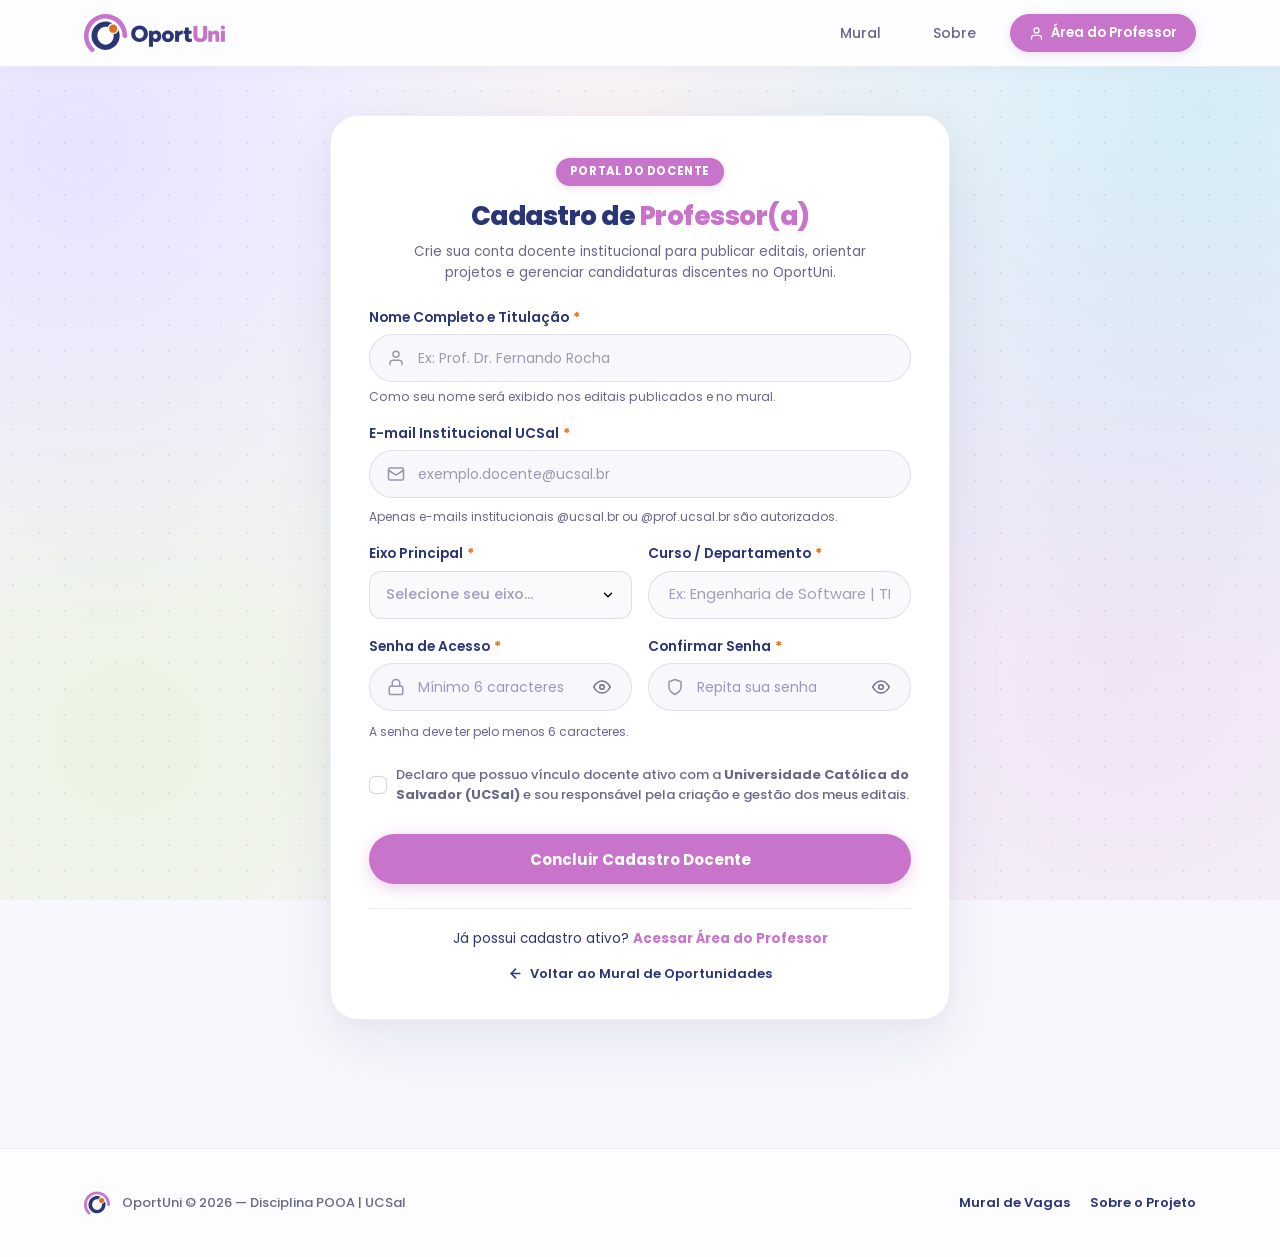
<file: web/cadastro-professor.html>
<!DOCTYPE html>
<html lang="pt-BR">
<head>
  <meta charset="UTF-8">
  <meta name="viewport" content="width=device-width, initial-scale=1.0">
  <title>OportUni | Cadastro do Professor(a) UCSal</title>
  <link rel="icon" type="image/svg+xml" href="assets/img/ID visual/icon.svg">
  
  <!-- Estilos: Global compartilhado e específico do Cadastro -->
  <link rel="stylesheet" href="css/style.css">
  <link rel="stylesheet" href="css/cadastro-professor.css">
</head>
<body>

  <!-- Barra de Navegação Institucional -->
  <header class="navbar">
    <div class="container navbar-inner">
      <a href="index.html" class="navbar-brand" aria-label="OportUni - Página Inicial">
        <img src="assets/img/ID visual/logotipo-principa.svg" alt="OportUni">
      </a>
      
      <button type="button" class="navbar-toggle" aria-label="Alternar menu de navegação" aria-expanded="false" aria-controls="navbar-nav">
        <span></span>
        <span></span>
        <span></span>
      </button>

      <nav class="navbar-nav" id="navbar-nav" aria-label="Navegação principal">
        <a href="index.html" class="nav-link">Mural</a>
        <a href="sobre.html" class="nav-link">Sobre</a>
        <a href="login.html" class="nav-btn-professor">
          <img src="assets/icons/user.svg" alt="" aria-hidden="true" width="15" height="15">
          <span>Área do Professor</span>
        </a>
      </nav>
    </div>
  </header>

  <!-- Conteúdo Principal: Cadastro Docente Exclusivo UCSal -->
  <main class="page-content container cadastro-page-wrap">
    
    <div class="cadastro-container">
      
      <!-- Cartão Principal de Cadastro -->
      <section class="cadastro-card" aria-labelledby="cadastro-title">
        
        <!-- Cabeçalho do Card -->
        <header class="cadastro-card-header">
          <div class="cadastro-badge-row">
            <span class="cadastro-badge-role">Portal do Docente</span>
          </div>

          <h1 class="cadastro-title" id="cadastro-title">
            Cadastro de <mark class="title-highlight-purple">Professor(a)</mark>
          </h1>
          <p class="cadastro-subtitle">
            Crie sua conta docente institucional para publicar editais, orientar projetos e gerenciar candidaturas discentes no OportUni.
          </p>
        </header>

        <!-- Mensagens de Alerta (Feedback dinâmico) -->
        <div id="cadastro-feedback" class="cadastro-feedback hidden" role="alert" aria-live="polite">
          <span class="feedback-icon" id="feedback-icon" aria-hidden="true"></span>
          <span class="feedback-text" id="feedback-text"></span>
        </div>

        <!-- Formulário de Cadastro do Docente -->
        <form id="form-cadastro" class="cadastro-form" novalidate>
          
          <!-- Nome Completo e Titulação -->
          <div class="form-group">
            <label for="campo-nome" class="form-label">
              Nome Completo e Titulação <span class="required-asterisk">*</span>
            </label>
            <div class="input-icon-wrap">
              <img src="assets/icons/user.svg" alt="" class="field-icon" width="18" height="18" aria-hidden="true">
              <input 
                type="text" 
                id="campo-nome" 
                name="nome" 
                class="form-input" 
                placeholder="Ex: Prof. Dr. Fernando Rocha" 
                required 
                maxlength="90"
                autocomplete="name"
              >
            </div>
            <span class="field-hint">Como seu nome será exibido nos editais publicados e no mural.</span>
          </div>

          <!-- E-mail Institucional UCSal -->
          <div class="form-group">
            <label for="campo-email" class="form-label">
              E-mail Institucional UCSal <span class="required-asterisk">*</span>
            </label>
            <div class="input-icon-wrap">
              <img src="assets/icons/mail.svg" alt="" class="field-icon" width="18" height="18" aria-hidden="true">
              <input 
                type="email" 
                id="campo-email" 
                name="email" 
                class="form-input" 
                placeholder="exemplo.docente@ucsal.br" 
                required 
                autocomplete="email"
              >
              <span class="email-status-indicator" id="email-status-icon" aria-hidden="true"></span>
            </div>
            <div class="domain-feedback-hint" id="email-validation-hint">
              <span class="hint-text" id="email-hint-text">Apenas e-mails institucionais @ucsal.br ou @prof.ucsal.br são autorizados.</span>
            </div>
          </div>

          <!-- Eixo Acadêmico e Departamento / Curso -->
          <div class="form-grid-2">
            
            <div class="form-group">
              <label id="label-campo-eixo" for="campo-eixo" class="form-label">
                Eixo Principal <span class="required-asterisk">*</span>
              </label>
              <div class="custom-select-wrap" id="wrap-campo-eixo">
                <select id="campo-eixo" name="eixo" class="sr-only" required tabindex="-1" aria-hidden="true">
                  <option value="" disabled selected>Selecione seu eixo...</option>
                  <option value="exatas">Exatas & Tecnologia</option>
                  <option value="humanas">Humanas & Sociais</option>
                  <option value="saude">Saúde & Ciências Biológicas</option>
                </select>

                <button 
                  type="button" 
                  class="custom-select-trigger" 
                  id="trigger-campo-eixo" 
                  aria-haspopup="listbox" 
                  aria-expanded="false" 
                  aria-controls="menu-campo-eixo"
                  aria-labelledby="label-campo-eixo trigger-campo-eixo"
                  data-placeholder="Selecione seu eixo..."
                >
                  <span class="trigger-label">
                    <span class="type-dot" style="display: none;" aria-hidden="true"></span>
                    <span class="trigger-text is-placeholder">Selecione seu eixo...</span>
                  </span>
                  <img src="assets/icons/chevron-down.svg" alt="" class="trigger-chevron" width="14" height="14" aria-hidden="true">
                </button>

                <ul 
                  class="custom-select-dropdown" 
                  id="menu-campo-eixo" 
                  role="listbox" 
                  aria-labelledby="label-campo-eixo" 
                  tabindex="-1"
                >
                  <li class="custom-select-option" role="option" data-value="exatas" data-dot="dot-exatas" aria-selected="false" tabindex="0">
                    <span class="type-dot dot-exatas" aria-hidden="true"></span>
                    <span class="option-text">Exatas & Tecnologia</span>
                    <img src="assets/icons/check.svg" alt="" class="option-check" width="14" height="14" aria-hidden="true">
                  </li>
                  <li class="custom-select-option" role="option" data-value="humanas" data-dot="dot-humanas" aria-selected="false" tabindex="0">
                    <span class="type-dot dot-humanas" aria-hidden="true"></span>
                    <span class="option-text">Humanas & Sociais</span>
                    <img src="assets/icons/check.svg" alt="" class="option-check" width="14" height="14" aria-hidden="true">
                  </li>
                  <li class="custom-select-option" role="option" data-value="saude" data-dot="dot-saude" aria-selected="false" tabindex="0">
                    <span class="type-dot dot-saude" aria-hidden="true"></span>
                    <span class="option-text">Saúde & Ciências Biológicas</span>
                    <img src="assets/icons/check.svg" alt="" class="option-check" width="14" height="14" aria-hidden="true">
                  </li>
                </ul>
              </div>
            </div>

            <div class="form-group">
              <label for="campo-departamento" class="form-label">
                Curso / Departamento <span class="required-asterisk">*</span>
              </label>
              <input 
                type="text" 
                id="campo-departamento" 
                name="departamento" 
                class="form-input" 
                placeholder="Ex: Engenharia de Software | TI" 
                required 
                maxlength="70"
                autocomplete="organization"
              >
            </div>

          </div>

          <!-- Senha e Confirmação de Senha -->
          <div class="form-grid-2">
            
            <div class="form-group">
              <label for="campo-senha" class="form-label">
                Senha de Acesso <span class="required-asterisk">*</span>
              </label>
              <div class="input-icon-wrap">
                <img src="assets/icons/lock.svg" alt="" class="field-icon" width="18" height="18" aria-hidden="true">
                <input 
                  type="password" 
                  id="campo-senha" 
                  name="senha" 
                  class="form-input" 
                  placeholder="Mínimo 6 caracteres" 
                  required 
                  minlength="6"
                  autocomplete="new-password"
                >
                <button type="button" class="btn-toggle-pass" id="btn-toggle-senha" aria-label="Mostrar ou ocultar senha">
                  <img src="assets/icons/eye.svg" alt="" class="eye-show" width="18" height="18" aria-hidden="true">
                  <img src="assets/icons/eye-off.svg" alt="" class="eye-hide hidden" width="18" height="18" aria-hidden="true">
                </button>
              </div>
            </div>

            <div class="form-group">
              <label for="campo-confirmar-senha" class="form-label">
                Confirmar Senha <span class="required-asterisk">*</span>
              </label>
              <div class="input-icon-wrap">
                <img src="assets/icons/shield.svg" alt="" class="field-icon" width="18" height="18" aria-hidden="true">
                <input 
                  type="password" 
                  id="campo-confirmar-senha" 
                  name="confirmar_senha" 
                  class="form-input" 
                  placeholder="Repita sua senha" 
                  required 
                  minlength="6"
                  autocomplete="new-password"
                >
                <button type="button" class="btn-toggle-pass" id="btn-toggle-confirmar" aria-label="Mostrar ou ocultar confirmação de senha">
                  <img src="assets/icons/eye.svg" alt="" class="eye-show" width="18" height="18" aria-hidden="true">
                  <img src="assets/icons/eye-off.svg" alt="" class="eye-hide hidden" width="18" height="18" aria-hidden="true">
                </button>
              </div>
            </div>

          </div>

          <div class="password-match-hint" id="senha-validation-hint">
            <span class="match-hint-text" id="senha-hint-text">A senha deve ter pelo menos 6 caracteres.</span>
          </div>

          <!-- Termo de Declaração de Vínculo Docente UCSal -->
          <div class="form-checkbox-row">
            <label class="checkbox-label" for="campo-termo">
              <input type="checkbox" id="campo-termo" name="termo" class="checkbox-input" required>
              <span class="checkbox-custom" aria-hidden="true"></span>
              <span class="checkbox-text">
                Declaro que possuo vínculo docente ativo com a <strong>Universidade Católica do Salvador (UCSal)</strong> e sou responsável pela criação e gestão dos meus editais.
              </span>
            </label>
          </div>

          <!-- Botão de Concluir Cadastro -->
          <button type="submit" class="btn-cadastro" id="btn-submit-cadastro">
            <span class="btn-text">Concluir Cadastro Docente</span>
            <span class="spinner hidden" id="cadastro-spinner" aria-hidden="true"></span>
          </button>

        </form>

        <!-- Rodapé do Card com Acesso ao Login -->
        <footer class="cadastro-card-footer">
          <p class="already-registered-prompt">
            Já possui cadastro ativo? 
            <a href="login.html" class="link-login-destaque">Acessar Área do Professor</a>
          </p>

          <a href="index.html" class="back-link">
            <img src="assets/icons/arrow-left.svg" alt="" width="15" height="15" aria-hidden="true">
            <span>Voltar ao Mural de Oportunidades</span>
          </a>
        </footer>

      </section>

    </div>

  </main>

  <!-- Rodapé Institucional -->
  <footer class="footer">
    <div class="container footer-content">
      <figure class="footer-brand">
        <img src="assets/img/ID visual/logo-l.svg" alt="" width="26" height="26">
        <figcaption class="footer-text">OportUni &copy; 2026 — Disciplina POOA | UCSal</figcaption>
      </figure>
      <nav class="footer-links" aria-label="Links institucionais">
        <a href="index.html">Mural de Vagas</a>
        <a href="sobre.html">Sobre o Projeto</a>
      </nav>
    </div>
  </footer>

  <!-- Scripts -->
  <script src="js/script.js"></script>
  <script src="js/cadastro-professor.js"></script>
</body>
</html>
</file>
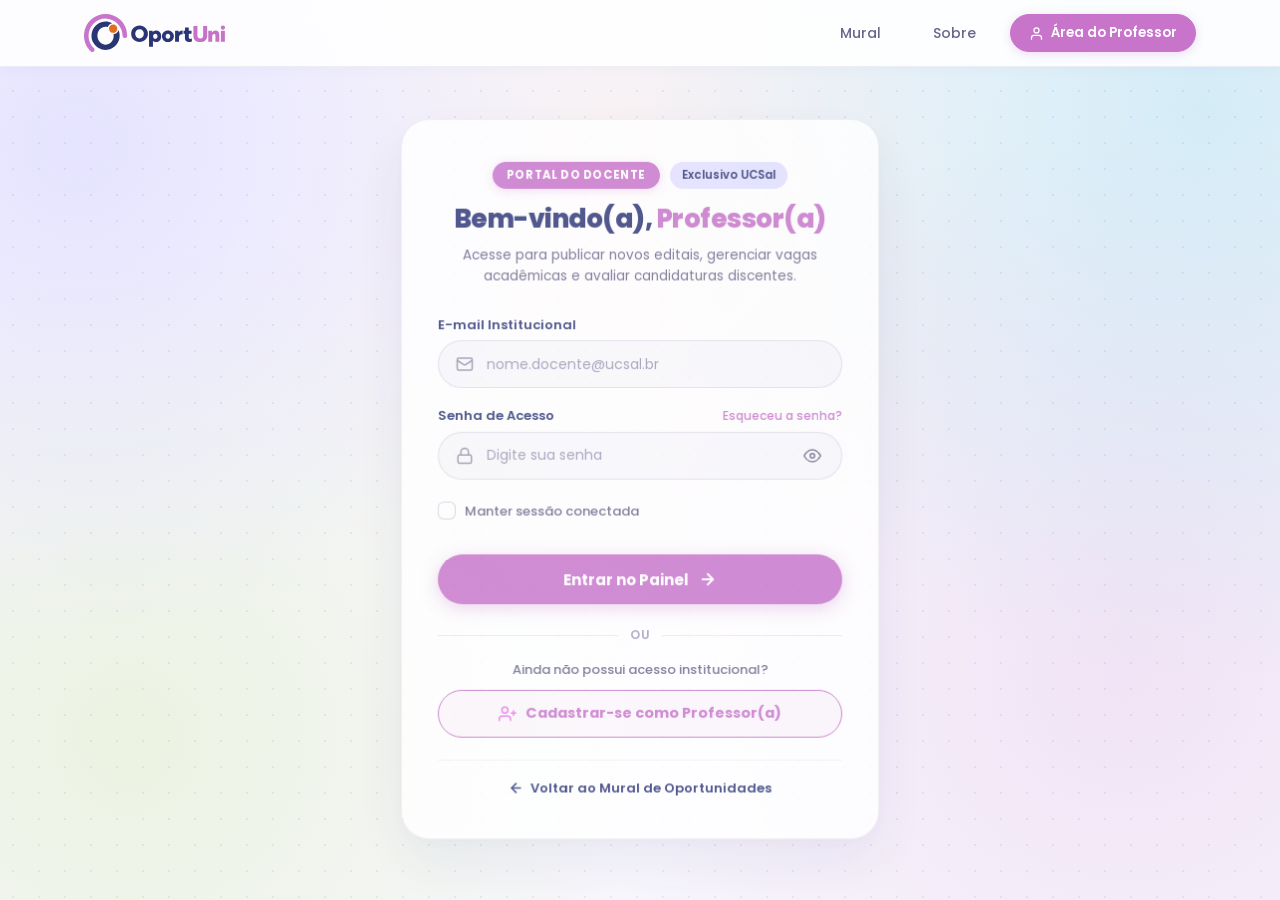
<file: web/inscritos.html>
<!DOCTYPE html>
<html lang="pt-BR">
<head>
  <meta charset="UTF-8">
  <meta name="viewport" content="width=device-width, initial-scale=1.0">
  <title>OportUni | Candidatos Inscritos</title>
  <link rel="icon" type="image/svg+xml" href="assets/img/ID visual/icon.svg">
  
  <!-- Estilos: Global compartilhado e específico de Inscritos -->
  <link rel="stylesheet" href="css/style.css">
  <link rel="stylesheet" href="css/inscritos.css">
</head>
<body>

  <!-- Barra de Navegação -->
  <header class="navbar">
    <div class="container navbar-inner">
      <a href="index.html" class="navbar-brand" aria-label="OportUni - Página Inicial">
        <img src="assets/img/ID visual/logotipo-principa.svg" alt="OportUni">
      </a>
      
      <button type="button" class="navbar-toggle" aria-label="Alternar menu de navegação" aria-expanded="false" aria-controls="navbar-nav">
        <span></span>
        <span></span>
        <span></span>
      </button>

      <nav class="navbar-nav" id="navbar-nav" aria-label="Navegação principal">
        <a href="index.html" class="nav-link">Mural</a>
        <a href="painel.html" class="nav-link active">Painel</a>
        <a href="oportunidade.html" class="nav-btn-nova-vaga">
          <img src="assets/icons/plus.svg" alt="" aria-hidden="true" width="14" height="14">
          <span>Nova Vaga</span>
        </a>
        <button type="button" class="btn-logout" id="btn-logout" aria-label="Sair da conta docente">
          <img src="assets/icons/log-out.svg" alt="" aria-hidden="true" width="15" height="15">
          <span>Sair</span>
        </button>
      </nav>
    </div>
  </header>

  <!-- Conteúdo Principal -->
  <main class="page-content container">

    <!-- Navegação de Retorno -->
    <nav class="nav-breadcrumb" aria-label="Breadcrumb">
      <a href="painel.html" class="btn-back">
        <img src="assets/icons/arrow-left.svg" alt="" aria-hidden="true" width="16" height="16">
        <span>Voltar ao Painel de Vagas</span>
      </a>
    </nav>

    <!-- Banner de Contexto da Oportunidade Selecionada -->
    <header class="vaga-context-card" id="vaga-context-card">
      <div class="vaga-context-top">
        <div class="vaga-badges-row">
          <span class="table-tipo-badge" id="vaga-tipo">Iniciação Científica</span>
          <span class="table-status-badge status-aberta" id="vaga-status">ABERTA</span>
          <span class="vaga-depto-tag" id="vaga-depto">Direito</span>
        </div>

        <div class="vaga-context-actions">
          <button type="button" class="btn-banner-action" id="btn-export-csv" title="Exportar lista de candidatos em CSV">
            <img src="assets/icons/download.svg" alt="" aria-hidden="true" width="15" height="15">
            <span>Exportar CSV</span>
          </button>
          <a href="detalhe.html" id="link-ver-edital-publico" class="btn-ver-edital-link" title="Visualizar oportunidade no mural público">
            <img src="assets/icons/eye.svg" alt="" aria-hidden="true" width="15" height="15">
            <span>Ver no Mural</span>
          </a>
        </div>
      </div>

      <h1 class="vaga-context-title" id="vaga-titulo">
        Carregando oportunidade...
      </h1>

      <div class="vaga-meta-row">
        <span class="vaga-meta-item">
          <img src="assets/icons/wallet.svg" alt="" aria-hidden="true" width="15" height="15">
          <strong id="vaga-bolsa">Bolsa: A definir</strong>
        </span>
        <span class="vaga-meta-item">
          <img src="assets/icons/calendar.svg" alt="" aria-hidden="true" width="15" height="15">
          <span>Inscrições até: <strong id="vaga-prazo">A definir</strong></span>
        </span>
      </div>
    </header>

    <!-- Bento Grid de Métricas de Candidaturas -->
    <section class="kpi-grid" aria-label="Estatísticas dos candidatos inscritos">
      
      <article class="kpi-card">
        <div class="kpi-icon-wrap icon-purple">
          <img src="assets/icons/users.svg" alt="" aria-hidden="true" width="20" height="20">
        </div>
        <div class="kpi-info">
          <span class="kpi-label">Total de Inscritos</span>
          <strong class="kpi-value" id="kpi-inscritos-total">0</strong>
        </div>
      </article>

      <article class="kpi-card">
        <div class="kpi-icon-wrap icon-green">
          <img src="assets/icons/check.svg" alt="" aria-hidden="true" width="20" height="20">
        </div>
        <div class="kpi-info">
          <span class="kpi-label">Candidatos Aprovados</span>
          <strong class="kpi-value" id="kpi-inscritos-aprovados">0</strong>
        </div>
      </article>

      <article class="kpi-card">
        <div class="kpi-icon-wrap icon-cyan">
          <img src="assets/icons/eye.svg" alt="" aria-hidden="true" width="20" height="20">
        </div>
        <div class="kpi-info">
          <span class="kpi-label">Em Análise</span>
          <strong class="kpi-value" id="kpi-inscritos-analise">0</strong>
        </div>
      </article>

      <article class="kpi-card">
        <div class="kpi-icon-wrap icon-orange">
          <img src="assets/icons/calendar.svg" alt="" aria-hidden="true" width="20" height="20">
        </div>
        <div class="kpi-info">
          <span class="kpi-label">Pendentes</span>
          <strong class="kpi-value" id="kpi-inscritos-pendentes">0</strong>
        </div>
      </article>

    </section>

    <!-- Painel de Gestão dos Candidatos -->
    <section class="candidatos-card">
      
      <!-- Barra de Ferramentas: Filtros de Status à esquerda e Busca à direita -->
      <header class="candidatos-toolbar">
        <div class="candidatos-filter-pills" role="tablist" aria-label="Filtrar por status de avaliação">
          <button type="button" class="filter-pill active" data-status="TODOS" role="tab" aria-selected="true">
            <span>Todos</span>
          </button>
          <button type="button" class="filter-pill" data-status="Aprovado" role="tab" aria-selected="false">
            <span>Aprovados</span>
          </button>
          <button type="button" class="filter-pill" data-status="Em Análise" role="tab" aria-selected="false">
            <span>Em Análise</span>
          </button>
          <button type="button" class="filter-pill" data-status="Pendente" role="tab" aria-selected="false">
            <span>Pendentes</span>
          </button>
          <button type="button" class="filter-pill" data-status="Rejeitado" role="tab" aria-selected="false">
            <span>Rejeitados</span>
          </button>
        </div>

        <div class="search-wrap">
          <label for="input-search-candidatos" class="sr-only">Buscar por aluno, matrícula ou período</label>
          <img src="assets/icons/search.svg" alt="" aria-hidden="true" width="16" height="16" class="search-icon">
          <input 
            type="search" 
            id="input-search-candidatos" 
            class="search-input" 
            placeholder="Buscar por nome, matrícula, período..." 
            autocomplete="off"
          >
        </div>
      </header>

      <!-- Lista / Grid de Cards de Candidatos -->
      <div class="candidatos-grid" id="candidatos-grid">
        <!-- Cards gerados dinamicamente via inscritos.js -->
      </div>

      <!-- Estado Vazio / Nenhum Candidato -->
      <div id="candidatos-empty-state" class="empty-state hidden">
        <img src="assets/icons/folder-empty.svg" alt="" aria-hidden="true" width="48" height="48" class="empty-icon">
        <h2 class="empty-title">Nenhum candidato encontrado</h2>
        <p class="empty-desc">Nenhum estudante corresponde aos filtros aplicados nesta oportunidade.</p>
      </div>

    </section>

  </main>



  <!-- Notificação Toast Flutuante -->
  <div id="toast" class="toast hidden" role="status" aria-live="polite">
    <span class="toast-dot" aria-hidden="true"></span>
    <span class="toast-msg" id="toast-msg">Status atualizado com sucesso!</span>
  </div>

  <!-- Rodapé Institucional -->
  <footer class="footer">
    <div class="container footer-content">
      <figure class="footer-brand">
        <img src="assets/img/ID visual/logo-l.svg" alt="" width="26" height="26">
        <figcaption class="footer-text">OportUni &copy; 2026 — Disciplina POOA | UCSal</figcaption>
      </figure>
      <nav class="footer-links" aria-label="Links institucionais">
        <a href="index.html">Mural de Vagas</a>
        <a href="painel.html">Painel do Docente</a>
        <a href="sobre.html">Sobre o Projeto</a>
      </nav>
    </div>
  </footer>

  <!-- Scripts -->
  <script src="js/script.js"></script>
  <script src="js/inscritos.js"></script>
</body>
</html>
</file>
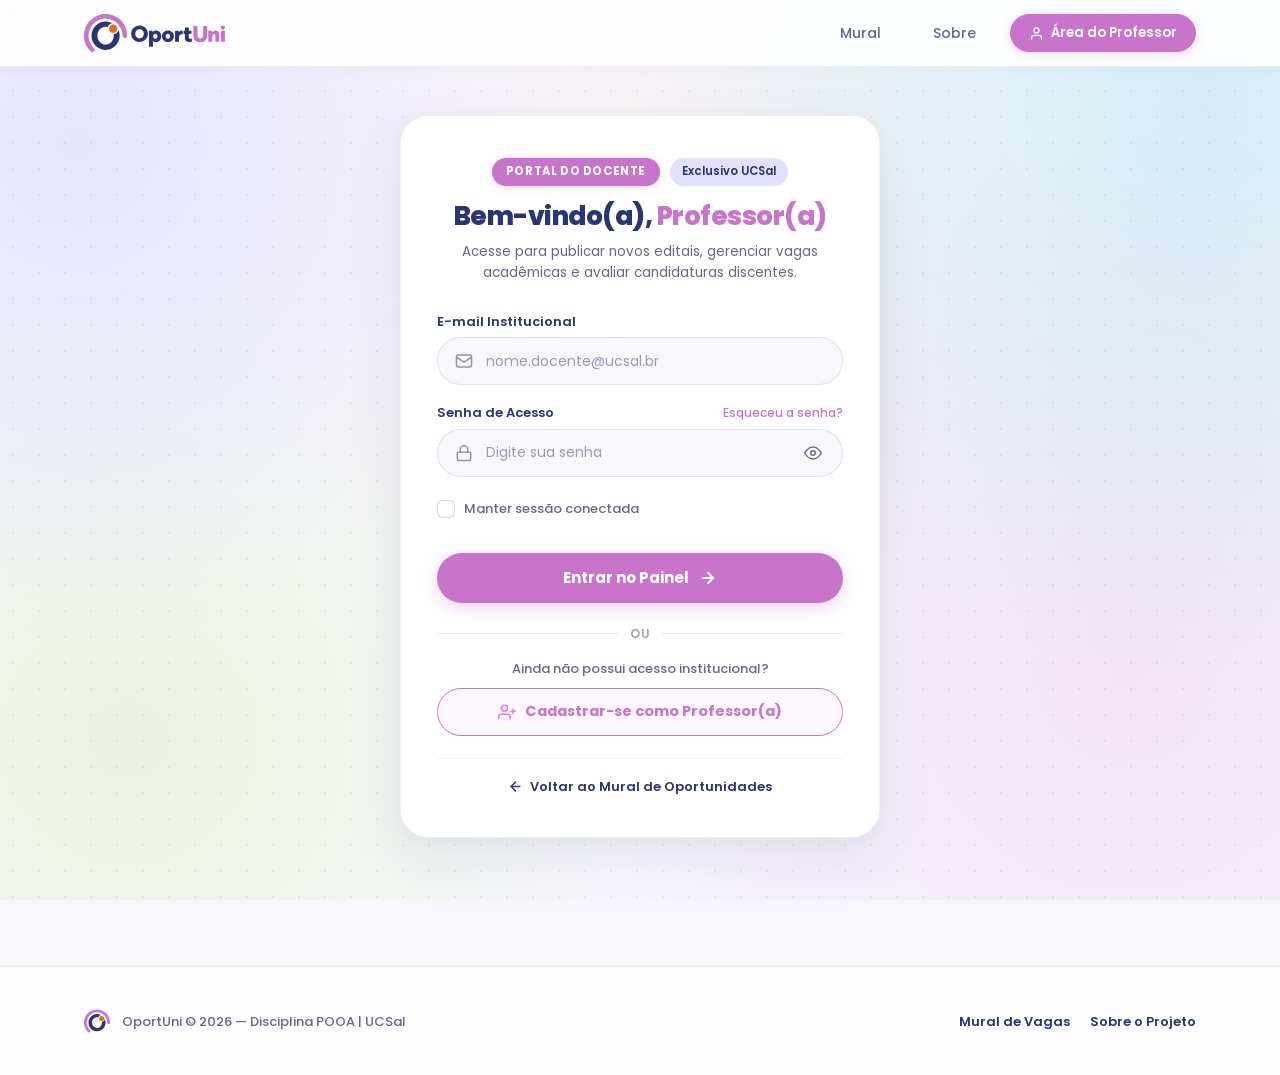
<file: web/login.html>
<!DOCTYPE html>
<html lang="pt-BR">
<head>
  <meta charset="UTF-8">
  <meta name="viewport" content="width=device-width, initial-scale=1.0">
  <title>OportUni | Acesso Docente</title>
  <link rel="icon" type="image/svg+xml" href="assets/img/ID visual/icon.svg">
  
  <!-- Estilos: Global compartilhado e específico do Login -->
  <link rel="stylesheet" href="css/style.css">
  <link rel="stylesheet" href="css/login.css">
</head>
<body>

  <!-- Barra de Navegação -->
  <header class="navbar">
    <div class="container navbar-inner">
      <a href="index.html" class="navbar-brand" aria-label="OportUni - Página Inicial">
        <img src="assets/img/ID visual/logotipo-principa.svg" alt="OportUni">
      </a>
      
      <button type="button" class="navbar-toggle" aria-label="Alternar menu de navegação" aria-expanded="false" aria-controls="navbar-nav">
        <span></span>
        <span></span>
        <span></span>
      </button>

      <nav class="navbar-nav" id="navbar-nav" aria-label="Navegação principal">
        <a href="index.html" class="nav-link">Mural</a>
        <a href="sobre.html" class="nav-link">Sobre</a>
        <a href="login.html" class="nav-btn-professor" aria-current="page">
          <img src="assets/icons/user.svg" alt="" aria-hidden="true" width="15" height="15">
          <span>Área do Professor</span>
        </a>
      </nav>
    </div>
  </header>

  <!-- Conteúdo Principal: Autenticação Docente -->
  <main class="page-content container login-page-wrap">
    
    <div class="login-container">
      
      <!-- Cartão Principal de Login -->
      <section class="login-card" aria-labelledby="login-title">
        
        <!-- Cabeçalho do Card -->
        <header class="login-card-header">
          <div class="login-badge-row">
            <span class="login-badge-role">Portal do Docente</span>
            <span class="login-badge-uni">Exclusivo UCSal</span>
          </div>

          <h1 class="login-title" id="login-title">
            Bem-vindo(a), <mark class="title-highlight-purple">Professor(a)</mark>
          </h1>
          <p class="login-subtitle">
            Acesse para publicar novos editais, gerenciar vagas acadêmicas e avaliar candidaturas discentes.
          </p>
        </header>

        <!-- Mensagens de Alerta (Feedback dinâmico) -->
        <div id="login-feedback" class="login-feedback hidden" role="alert" aria-live="polite">
          <span class="feedback-icon" id="feedback-icon" aria-hidden="true"></span>
          <span class="feedback-text" id="feedback-text"></span>
        </div>

        <!-- Formulário de Autenticação -->
        <form id="form-login" class="login-form" novalidate>
          
          <div class="form-group">
            <label for="email" class="form-label">E-mail Institucional</label>
            <div class="input-icon-wrap">
              <img src="assets/icons/mail.svg" alt="" class="field-icon" width="18" height="18" aria-hidden="true">
              <input 
                type="email" 
                id="email" 
                name="email" 
                class="form-input" 
                placeholder="nome.docente@ucsal.br" 
                required 
                autocomplete="username"
              >
            </div>
          </div>

          <div class="form-group">
            <div class="form-label-row">
              <label for="senha" class="form-label">Senha de Acesso</label>
              <button type="button" class="forgot-link" id="link-esqueci-senha">Esqueceu a senha?</button>
            </div>
            <div class="input-icon-wrap">
              <img src="assets/icons/lock.svg" alt="" class="field-icon" width="18" height="18" aria-hidden="true">
              <input 
                type="password" 
                id="senha" 
                name="senha" 
                class="form-input" 
                placeholder="Digite sua senha" 
                required 
                autocomplete="current-password"
              >
              <button type="button" class="btn-toggle-pass" id="btn-toggle-pass" aria-label="Mostrar ou ocultar senha">
                <img src="assets/icons/eye.svg" alt="" class="eye-show" width="18" height="18" aria-hidden="true">
                <img src="assets/icons/eye-off.svg" alt="" class="eye-hide hidden" width="18" height="18" aria-hidden="true">
              </button>
            </div>
          </div>

          <div class="form-checkbox-row">
            <label class="checkbox-label" for="lembrar">
              <input type="checkbox" id="lembrar" name="lembrar" class="checkbox-input">
              <span class="checkbox-custom" aria-hidden="true"></span>
              <span class="checkbox-text">Manter sessão conectada</span>
            </label>
          </div>

          <button type="submit" class="btn-login" id="btn-submit-login">
            <span class="btn-text">Entrar no Painel</span>
            <img src="assets/icons/arrow-right.svg" alt="" class="btn-icon" width="18" height="18" aria-hidden="true">
            <span class="spinner hidden" id="login-spinner" aria-hidden="true"></span>
          </button>

        </form>

        <!-- Separador Editorial -->
        <div class="login-divider" role="separator" aria-label="Ou">
          <span>ou</span>
        </div>

        <!-- Área de Cadastro de Novo Professor -->
        <div class="login-register-prompt">
          <p class="register-prompt-text">Ainda não possui acesso institucional?</p>
          <a href="cadastro-professor.html" class="btn-register-docente" id="btn-ir-cadastro">
            <img src="assets/icons/user-plus.svg" alt="" class="btn-reg-icon" width="18" height="18" aria-hidden="true">
            <span>Cadastrar-se como Professor(a)</span>
          </a>
        </div>

        <footer class="login-card-footer">
          <a href="index.html" class="back-link">
            <img src="assets/icons/arrow-left.svg" alt="" width="15" height="15" aria-hidden="true">
            <span>Voltar ao Mural de Oportunidades</span>
          </a>
        </footer>

      </section>

    </div>

  </main>

  <!-- Rodapé Institucional -->
  <footer class="footer">
    <div class="container footer-content">
      <figure class="footer-brand">
        <img src="assets/img/ID visual/logo-l.svg" alt="" width="26" height="26">
        <figcaption class="footer-text">OportUni &copy; 2026 — Disciplina POOA | UCSal</figcaption>
      </figure>
      <nav class="footer-links" aria-label="Links institucionais">
        <a href="index.html">Mural de Vagas</a>
        <a href="sobre.html">Sobre o Projeto</a>
      </nav>
    </div>
  </footer>

  <!-- Scripts -->
  <script src="js/script.js"></script>
  <script src="js/login.js"></script>
</body>
</html>
</file>
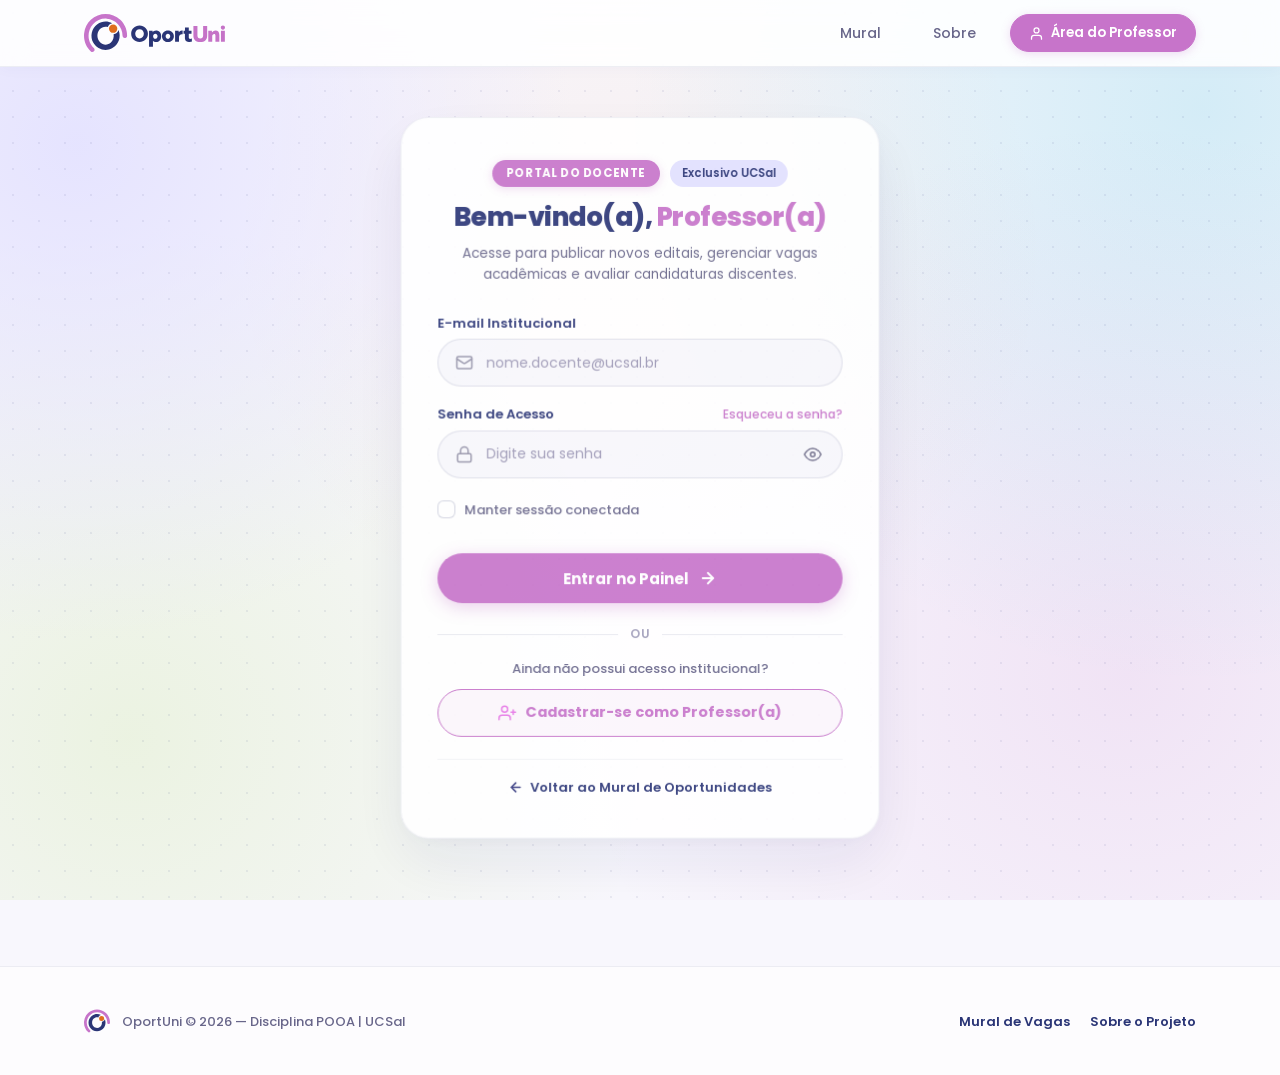
<file: web/oportunidade.html>
<!DOCTYPE html>
<html lang="pt-BR">
<head>
  <meta charset="UTF-8">
  <meta name="viewport" content="width=device-width, initial-scale=1.0">
  <title>OportUni | Publicar Oportunidade</title>
  <link rel="icon" type="image/svg+xml" href="assets/img/ID visual/icon.svg">
  
  <!-- Estilos: Global, Mural (para preview) e Específico do Formulário -->
  <link rel="stylesheet" href="css/style.css">
  <link rel="stylesheet" href="css/index.css">
  <link rel="stylesheet" href="css/oportunidade.css">
</head>
<body>

  <!-- Barra de Navegação -->
  <header class="navbar">
    <div class="container navbar-inner">
      <a href="index.html" class="navbar-brand" aria-label="OportUni - Página Inicial">
        <img src="assets/img/ID visual/logotipo-principa.svg" alt="OportUni">
      </a>
      
      <button type="button" class="navbar-toggle" aria-label="Alternar menu de navegação" aria-expanded="false" aria-controls="navbar-nav">
        <span></span>
        <span></span>
        <span></span>
      </button>

      <nav class="navbar-nav" id="navbar-nav" aria-label="Navegação principal">
        <a href="index.html" class="nav-link">Mural</a>
        <a href="painel.html" class="nav-link">Painel</a>
        <a href="oportunidade.html" class="nav-btn-nova-vaga active" aria-current="page">
          <img src="assets/icons/plus.svg" alt="" aria-hidden="true" width="14" height="14">
          <span id="nav-btn-text">Nova Vaga</span>
        </a>
        <button type="button" class="btn-logout" id="btn-logout" aria-label="Sair da conta docente">
          <img src="assets/icons/log-out.svg" alt="" aria-hidden="true" width="15" height="15">
          <span>Sair</span>
        </button>
      </nav>
    </div>
  </header>

  <!-- Conteúdo Principal -->
  <main class="page-content container">

    <!-- Navegação de Retorno -->
    <nav class="nav-breadcrumb" aria-label="Breadcrumb">
      <a href="painel.html" class="btn-back">
        <img src="assets/icons/arrow-left.svg" alt="" aria-hidden="true" width="16" height="16">
        <span>Voltar ao Painel de Vagas</span>
      </a>
    </nav>

    <!-- Cabeçalho do Formulário -->
    <header class="form-header">
      <div class="form-header-content">
        <p class="form-badges-row">
          <strong class="form-tag">Área Docente • UCSal</strong>
          <span class="docente-identificador" id="docente-nome-badge">Prof. Dr. Marcelo Ribeiro</span>
        </p>
        <h1 class="form-page-title" id="form-title">
          Publicar <mark class="title-highlight">Nova Oportunidade</mark>
        </h1>
        <p class="form-page-subtitle" id="form-subtitle">
          Preencha os detalhes e requisitos do edital para disponibilizá-lo instantaneamente no mural de vagas dos estudantes.
        </p>
      </div>
    </header>

    <!-- Grid Principal: Formulário à Esquerda + Prévia Dinâmica à Direita -->
    <div class="form-preview-layout">
      
      <!-- Formulário de Cadastro / Edição -->
      <section class="form-column">
        <form id="form-oportunidade" class="card-form" novalidate>
          
          <!-- Seção 1: Informações Gerais -->
          <fieldset class="form-section">
            <legend class="form-section-legend">
              <span class="legend-index">01</span>
              <span>Informações Básicas da Oportunidade</span>
            </legend>

            <div class="form-group">
              <label for="campo-titulo" class="form-label">
                Título da Vaga <span class="required-asterisk">*</span>
              </label>
              <input 
                type="text" 
                id="campo-titulo" 
                class="form-input" 
                placeholder="Ex: Monitoria de Programação Orientada a Objetos" 
                required 
                maxlength="120"
                autocomplete="off"
              >
              <span class="field-hint">Seja claro e específico para atrair os estudantes mais qualificados.</span>
            </div>

            <div class="form-grid-2">
              <div class="form-group">
                <label id="label-campo-tipo" for="campo-tipo" class="form-label">
                  Modalidade / Tipo <span class="required-asterisk">*</span>
                </label>
                <div class="custom-select-wrap" id="wrap-campo-tipo">
                  <select id="campo-tipo" class="sr-only" required tabindex="-1" aria-hidden="true">
                    <option value="" disabled selected>Selecione a modalidade...</option>
                    <option value="Iniciação Científica">Iniciação Científica (IC)</option>
                    <option value="Monitoria">Monitoria</option>
                    <option value="Extensão">Extensão</option>
                    <option value="Estágio/Emprego">Estágio / Emprego</option>
                    <option value="Evento">Evento Acadêmico</option>
                    <option value="Grupo de Estudo">Grupo de Estudo</option>
                  </select>

                  <button 
                    type="button" 
                    class="custom-select-trigger" 
                    id="trigger-campo-tipo" 
                    aria-haspopup="listbox" 
                    aria-expanded="false" 
                    aria-controls="menu-campo-tipo"
                    aria-labelledby="label-campo-tipo trigger-campo-tipo"
                    data-placeholder="Selecione a modalidade..."
                  >
                    <span class="trigger-label">
                      <span class="type-dot" style="display: none;" aria-hidden="true"></span>
                      <span class="trigger-text is-placeholder">Selecione a modalidade...</span>
                    </span>
                    <svg class="trigger-chevron" width="14" height="14" viewBox="0 0 24 24" fill="none" stroke="currentColor" stroke-width="2.5" stroke-linecap="round" stroke-linejoin="round" aria-hidden="true">
                      <polyline points="6 9 12 15 18 9"></polyline>
                    </svg>
                  </button>

                  <ul 
                    class="custom-select-dropdown" 
                    id="menu-campo-tipo" 
                    role="listbox" 
                    aria-labelledby="label-campo-tipo" 
                    tabindex="-1"
                  >
                    <li class="custom-select-option" role="option" data-value="Iniciação Científica" data-dot="dot-ic" aria-selected="false" tabindex="0">
                      <span class="type-dot dot-ic" aria-hidden="true"></span>
                      <span class="option-text">Iniciação Científica (IC)</span>
                      <svg class="option-check" width="14" height="14" viewBox="0 0 24 24" fill="none" stroke="currentColor" stroke-width="3" stroke-linecap="round" stroke-linejoin="round" aria-hidden="true"><polyline points="20 6 9 17 4 12"></polyline></svg>
                    </li>
                    <li class="custom-select-option" role="option" data-value="Monitoria" data-dot="dot-monitoria" aria-selected="false" tabindex="0">
                      <span class="type-dot dot-monitoria" aria-hidden="true"></span>
                      <span class="option-text">Monitoria</span>
                      <svg class="option-check" width="14" height="14" viewBox="0 0 24 24" fill="none" stroke="currentColor" stroke-width="3" stroke-linecap="round" stroke-linejoin="round" aria-hidden="true"><polyline points="20 6 9 17 4 12"></polyline></svg>
                    </li>
                    <li class="custom-select-option" role="option" data-value="Extensão" data-dot="dot-extensao" aria-selected="false" tabindex="0">
                      <span class="type-dot dot-extensao" aria-hidden="true"></span>
                      <span class="option-text">Extensão</span>
                      <svg class="option-check" width="14" height="14" viewBox="0 0 24 24" fill="none" stroke="currentColor" stroke-width="3" stroke-linecap="round" stroke-linejoin="round" aria-hidden="true"><polyline points="20 6 9 17 4 12"></polyline></svg>
                    </li>
                    <li class="custom-select-option" role="option" data-value="Estágio/Emprego" data-dot="dot-estagio" aria-selected="false" tabindex="0">
                      <span class="type-dot dot-estagio" aria-hidden="true"></span>
                      <span class="option-text">Estágio / Emprego</span>
                      <svg class="option-check" width="14" height="14" viewBox="0 0 24 24" fill="none" stroke="currentColor" stroke-width="3" stroke-linecap="round" stroke-linejoin="round" aria-hidden="true"><polyline points="20 6 9 17 4 12"></polyline></svg>
                    </li>
                    <li class="custom-select-option" role="option" data-value="Evento" data-dot="dot-evento" aria-selected="false" tabindex="0">
                      <span class="type-dot dot-evento" aria-hidden="true"></span>
                      <span class="option-text">Evento Acadêmico</span>
                      <svg class="option-check" width="14" height="14" viewBox="0 0 24 24" fill="none" stroke="currentColor" stroke-width="3" stroke-linecap="round" stroke-linejoin="round" aria-hidden="true"><polyline points="20 6 9 17 4 12"></polyline></svg>
                    </li>
                    <li class="custom-select-option" role="option" data-value="Grupo de Estudo" data-dot="dot-grupo" aria-selected="false" tabindex="0">
                      <span class="type-dot dot-grupo" aria-hidden="true"></span>
                      <span class="option-text">Grupo de Estudo</span>
                      <svg class="option-check" width="14" height="14" viewBox="0 0 24 24" fill="none" stroke="currentColor" stroke-width="3" stroke-linecap="round" stroke-linejoin="round" aria-hidden="true"><polyline points="20 6 9 17 4 12"></polyline></svg>
                    </li>
                  </ul>
                </div>
              </div>

              <div class="form-group">
                <label id="label-campo-eixo" for="campo-eixo" class="form-label">
                  Eixo do Conhecimento <span class="required-asterisk">*</span>
                </label>
                <div class="custom-select-wrap" id="wrap-campo-eixo">
                  <select id="campo-eixo" class="sr-only" required tabindex="-1" aria-hidden="true">
                    <option value="" disabled selected>Selecione o eixo acadêmico...</option>
                    <option value="exatas">Exatas & Tecnologia</option>
                    <option value="humanas">Humanas & Sociais</option>
                    <option value="saude">Saúde & Ciências Biológicas</option>
                  </select>

                  <button 
                    type="button" 
                    class="custom-select-trigger" 
                    id="trigger-campo-eixo" 
                    aria-haspopup="listbox" 
                    aria-expanded="false" 
                    aria-controls="menu-campo-eixo"
                    aria-labelledby="label-campo-eixo trigger-campo-eixo"
                    data-placeholder="Selecione o eixo acadêmico..."
                  >
                    <span class="trigger-label">
                      <span class="type-dot" style="display: none;" aria-hidden="true"></span>
                      <span class="trigger-text is-placeholder">Selecione o eixo acadêmico...</span>
                    </span>
                    <svg class="trigger-chevron" width="14" height="14" viewBox="0 0 24 24" fill="none" stroke="currentColor" stroke-width="2.5" stroke-linecap="round" stroke-linejoin="round" aria-hidden="true">
                      <polyline points="6 9 12 15 18 9"></polyline>
                    </svg>
                  </button>

                  <ul 
                    class="custom-select-dropdown" 
                    id="menu-campo-eixo" 
                    role="listbox" 
                    aria-labelledby="label-campo-eixo" 
                    tabindex="-1"
                  >
                    <li class="custom-select-option" role="option" data-value="exatas" data-dot="dot-exatas" aria-selected="false" tabindex="0">
                      <span class="type-dot dot-exatas" aria-hidden="true"></span>
                      <span class="option-text">Exatas & Tecnologia</span>
                      <svg class="option-check" width="14" height="14" viewBox="0 0 24 24" fill="none" stroke="currentColor" stroke-width="3" stroke-linecap="round" stroke-linejoin="round" aria-hidden="true"><polyline points="20 6 9 17 4 12"></polyline></svg>
                    </li>
                    <li class="custom-select-option" role="option" data-value="humanas" data-dot="dot-humanas" aria-selected="false" tabindex="0">
                      <span class="type-dot dot-humanas" aria-hidden="true"></span>
                      <span class="option-text">Humanas & Sociais</span>
                      <svg class="option-check" width="14" height="14" viewBox="0 0 24 24" fill="none" stroke="currentColor" stroke-width="3" stroke-linecap="round" stroke-linejoin="round" aria-hidden="true"><polyline points="20 6 9 17 4 12"></polyline></svg>
                    </li>
                    <li class="custom-select-option" role="option" data-value="saude" data-dot="dot-saude" aria-selected="false" tabindex="0">
                      <span class="type-dot dot-saude" aria-hidden="true"></span>
                      <span class="option-text">Saúde & Ciências Biológicas</span>
                      <svg class="option-check" width="14" height="14" viewBox="0 0 24 24" fill="none" stroke="currentColor" stroke-width="3" stroke-linecap="round" stroke-linejoin="round" aria-hidden="true"><polyline points="20 6 9 17 4 12"></polyline></svg>
                    </li>
                  </ul>
                </div>
              </div>
            </div>

            <div class="form-group">
              <label for="campo-departamento" class="form-label">
                Curso / Departamento <span class="required-asterisk">*</span>
              </label>
              <input 
                type="text" 
                id="campo-departamento" 
                class="form-input" 
                placeholder="Ex: Engenharia de Software | ADS" 
                required 
                maxlength="80"
                autocomplete="off"
              >
            </div>
          </fieldset>

          <!-- Seção 2: Bolsa, Prazos e Status -->
          <fieldset class="form-section">
            <legend class="form-section-legend">
              <span class="legend-index">02</span>
              <span>Compensação, Prazos & Status</span>
            </legend>

            <div class="form-grid-3">
              <div class="form-group">
                <label for="campo-bolsa" class="form-label">
                  Bolsa / Benefício <span class="required-asterisk">*</span>
                </label>
                <input 
                  type="text" 
                  id="campo-bolsa" 
                  class="form-input" 
                  placeholder="Ex: R$ 700 ou 60h (AC)" 
                  required 
                  maxlength="40"
                  autocomplete="off"
                >
                <span class="field-hint">Valor em R$ ou carga horária.</span>
              </div>

              <div class="form-group">
                <label for="campo-prazo" class="form-label">
                  Data Limite de Inscrição <span class="required-asterisk">*</span>
                </label>
                <input 
                  type="date" 
                  id="campo-prazo" 
                  class="form-input" 
                  required
                >
                <span class="field-hint">Último dia para inscrições.</span>
              </div>

              <div class="form-group">
                <label id="label-campo-status" for="campo-status" class="form-label">
                  Status do Edital <span class="required-asterisk">*</span>
                </label>
                <div class="custom-select-wrap" id="wrap-campo-status">
                  <select id="campo-status" class="sr-only" required tabindex="-1" aria-hidden="true">
                    <option value="ABERTA" selected>ABERTA</option>
                    <option value="ENCERRADA">ENCERRADA</option>
                  </select>

                  <button 
                    type="button" 
                    class="custom-select-trigger" 
                    id="trigger-campo-status" 
                    aria-haspopup="listbox" 
                    aria-expanded="false" 
                    aria-controls="menu-campo-status"
                    aria-labelledby="label-campo-status trigger-campo-status"
                    data-placeholder="ABERTA"
                    data-initial-dot="dot-aberta"
                  >
                    <span class="trigger-label">
                      <span class="type-dot dot-aberta" aria-hidden="true"></span>
                      <span class="trigger-text">ABERTA</span>
                    </span>
                    <svg class="trigger-chevron" width="14" height="14" viewBox="0 0 24 24" fill="none" stroke="currentColor" stroke-width="2.5" stroke-linecap="round" stroke-linejoin="round" aria-hidden="true">
                      <polyline points="6 9 12 15 18 9"></polyline>
                    </svg>
                  </button>

                  <ul 
                    class="custom-select-dropdown" 
                    id="menu-campo-status" 
                    role="listbox" 
                    aria-labelledby="label-campo-status" 
                    tabindex="-1"
                  >
                    <li class="custom-select-option selected" role="option" data-value="ABERTA" data-dot="dot-aberta" aria-selected="true" tabindex="0">
                      <span class="type-dot dot-aberta" aria-hidden="true"></span>
                      <span class="option-text">ABERTA</span>
                      <svg class="option-check" width="14" height="14" viewBox="0 0 24 24" fill="none" stroke="currentColor" stroke-width="3" stroke-linecap="round" stroke-linejoin="round" aria-hidden="true"><polyline points="20 6 9 17 4 12"></polyline></svg>
                    </li>
                    <li class="custom-select-option" role="option" data-value="ENCERRADA" data-dot="dot-encerrada" aria-selected="false" tabindex="0">
                      <span class="type-dot dot-encerrada" aria-hidden="true"></span>
                      <span class="option-text">ENCERRADA</span>
                      <svg class="option-check" width="14" height="14" viewBox="0 0 24 24" fill="none" stroke="currentColor" stroke-width="3" stroke-linecap="round" stroke-linejoin="round" aria-hidden="true"><polyline points="20 6 9 17 4 12"></polyline></svg>
                    </li>
                  </ul>
                </div>
              </div>
            </div>
          </fieldset>

          <!-- Seção 3: Descrição, Atividades e Requisitos -->
          <fieldset class="form-section">
            <legend class="form-section-legend">
              <span class="legend-index">03</span>
              <span>Detalhamento, Atividades & Requisitos</span>
            </legend>

            <div class="form-group">
              <label for="campo-descricao" class="form-label">
                Descrição da Vaga e Objetivos <span class="required-asterisk">*</span>
              </label>
              <textarea 
                id="campo-descricao" 
                class="form-textarea" 
                rows="4" 
                placeholder="Descreva o escopo do projeto, os objetivos pedagógicos ou acadêmicos e o contexto da oportunidade..."
                required
              ></textarea>
              <span class="field-hint">Apresentação geral da oportunidade exibida no edital.</span>
            </div>

            <div class="form-group">
              <label for="campo-atividades" class="form-label">
                Principais Atividades & Atribuições
              </label>
              <textarea 
                id="campo-atividades" 
                class="form-textarea" 
                rows="3" 
                placeholder="Ex: Apoio pedagógico em aulas práticas; Resolução de dúvidas dos discentes; Elaboração de relatórios quinzenais..."
              ></textarea>
              <span class="field-hint">Separe as atividades por linhas ou ponto e vírgula para formatação automática em tópicos.</span>
            </div>

            <div class="form-group">
              <label for="campo-requisitos" class="form-label">
                Requisitos e Pré-requisitos
              </label>
              <textarea 
                id="campo-requisitos" 
                class="form-textarea" 
                rows="3" 
                placeholder="Ex: Estar cursando a partir do 3º semestre; Média na disciplina superior a 7.0; Disponibilidade de 12h semanais..."
              ></textarea>
              <span class="field-hint">Separe os requisitos por linhas ou ponto e vírgula para exibição com ícones de verificação.</span>
            </div>
          </fieldset>

          <!-- Botões de Ação do Formulário -->
          <footer class="form-actions-bar">
            <a href="painel.html" class="btn-cancel">
              Cancelar
            </a>
            <button type="submit" class="btn-submit-vaga" id="btn-submit">
              <svg width="18" height="18" viewBox="0 0 24 24" fill="none" stroke="currentColor" stroke-width="2.5" stroke-linecap="round" stroke-linejoin="round" aria-hidden="true">
                <polyline points="20 6 9 17 4 12"></polyline>
              </svg>
              <span id="btn-submit-text">Salvar e Publicar Vaga</span>
            </button>
          </footer>

        </form>
      </section>

      <!-- Coluna Direita: Pré-visualização ao Vivo -->
      <aside class="preview-column" aria-label="Pré-visualização do card no mural">
        <div class="sticky-preview-box">
          <div class="preview-header">
            <span class="preview-tag">
              <svg width="12" height="12" viewBox="0 0 24 24" fill="currentColor"><path d="M12 2l2.4 7.4H22l-6 4.6 2.3 7.2-6.3-4.6-6.3 4.6 2.3-7.2-6-4.6h7.6z"/></svg>
              Prévia em Tempo Real
            </span>
            <span class="preview-note">Visualização no Mural</span>
          </div>

          <!-- O Card é renderizado e atualizado instantaneamente via JavaScript -->
          <div class="preview-card-slot" id="preview-card-slot">
            <article class="opportunity-card" id="preview-card" data-eixo="geral">
              <header class="card-top">
                <strong class="badge-pill" id="prev-tipo">Modalidade</strong>
                <span class="badge-status status-aberta" id="prev-status">ABERTA</span>
              </header>

              <h2 class="card-heading" id="prev-titulo">Título da Oportunidade</h2>
              
              <p class="card-dept">
                <span id="prev-departamento">Curso / Departamento</span>
                <span class="arrow-accent" aria-hidden="true">↗</span>
              </p>

              <p class="card-desc" id="prev-descricao">
                A descrição informada no formulário aparecerá aqui para os estudantes consultarem os objetivos da vaga.
              </p>

              <footer class="card-footer">
                <dl class="card-bento-metrics">
                  <div class="metric-box bolsa-box">
                    <dt class="metric-caption" id="prev-caption-bolsa">Remuneração</dt>
                    <dd class="metric-val" id="prev-bolsa">R$ 0,00</dd>
                  </div>
                  <div class="metric-box prazo-box">
                    <dt class="metric-caption" id="prev-caption-prazo">Inscrições até</dt>
                    <dd class="metric-val" id="prev-prazo">00/00/00</dd>
                  </div>
                </dl>
                
                <div class="btn-action">
                  <span>Ver Oportunidade</span>
                  <img src="assets/icons/arrow-right.svg" alt="" class="btn-action-icon" aria-hidden="true" width="16" height="16">
                </div>
              </footer>
            </article>
          </div>

          <div class="preview-tips-card">
            <strong class="tips-title">Dica Docente</strong>
            <p class="tips-text">
              Ao cadastrar uma vaga com carga horária (ex: 60h), o sistema automaticamente classifica o benefício como horas complementares (AC).
            </p>
          </div>

        </div>
      </aside>

    </div>

  </main>

  <!-- Rodapé Institucional -->
  <footer class="footer">
    <div class="container footer-content">
      <figure class="footer-brand">
        <img src="assets/img/ID visual/logo-l.svg" alt="" width="26" height="26">
        <figcaption class="footer-text">OportUni &copy; 2026 — Disciplina POOA | UCSal</figcaption>
      </figure>
      <nav class="footer-links" aria-label="Links institucionais">
        <a href="sobre.html">Sobre o Projeto</a>
        <a href="painel.html">Painel Docente</a>
      </nav>
    </div>
  </footer>

  <!-- Toast de Notificação -->
  <div class="toast" id="toast" role="status" aria-live="polite">
    <svg class="toast-icon" width="18" height="18" viewBox="0 0 24 24" fill="none" stroke="currentColor" stroke-width="2.5" stroke-linecap="round" stroke-linejoin="round" aria-hidden="true">
      <polyline points="20 6 9 17 4 12"></polyline>
    </svg>
    <span class="toast-msg" id="toast-msg">Oportunidade salva com sucesso!</span>
  </div>

  <!-- Scripts -->
  <script src="js/script.js"></script>
  <script src="js/oportunidade.js"></script>
</body>
</html>
</file>
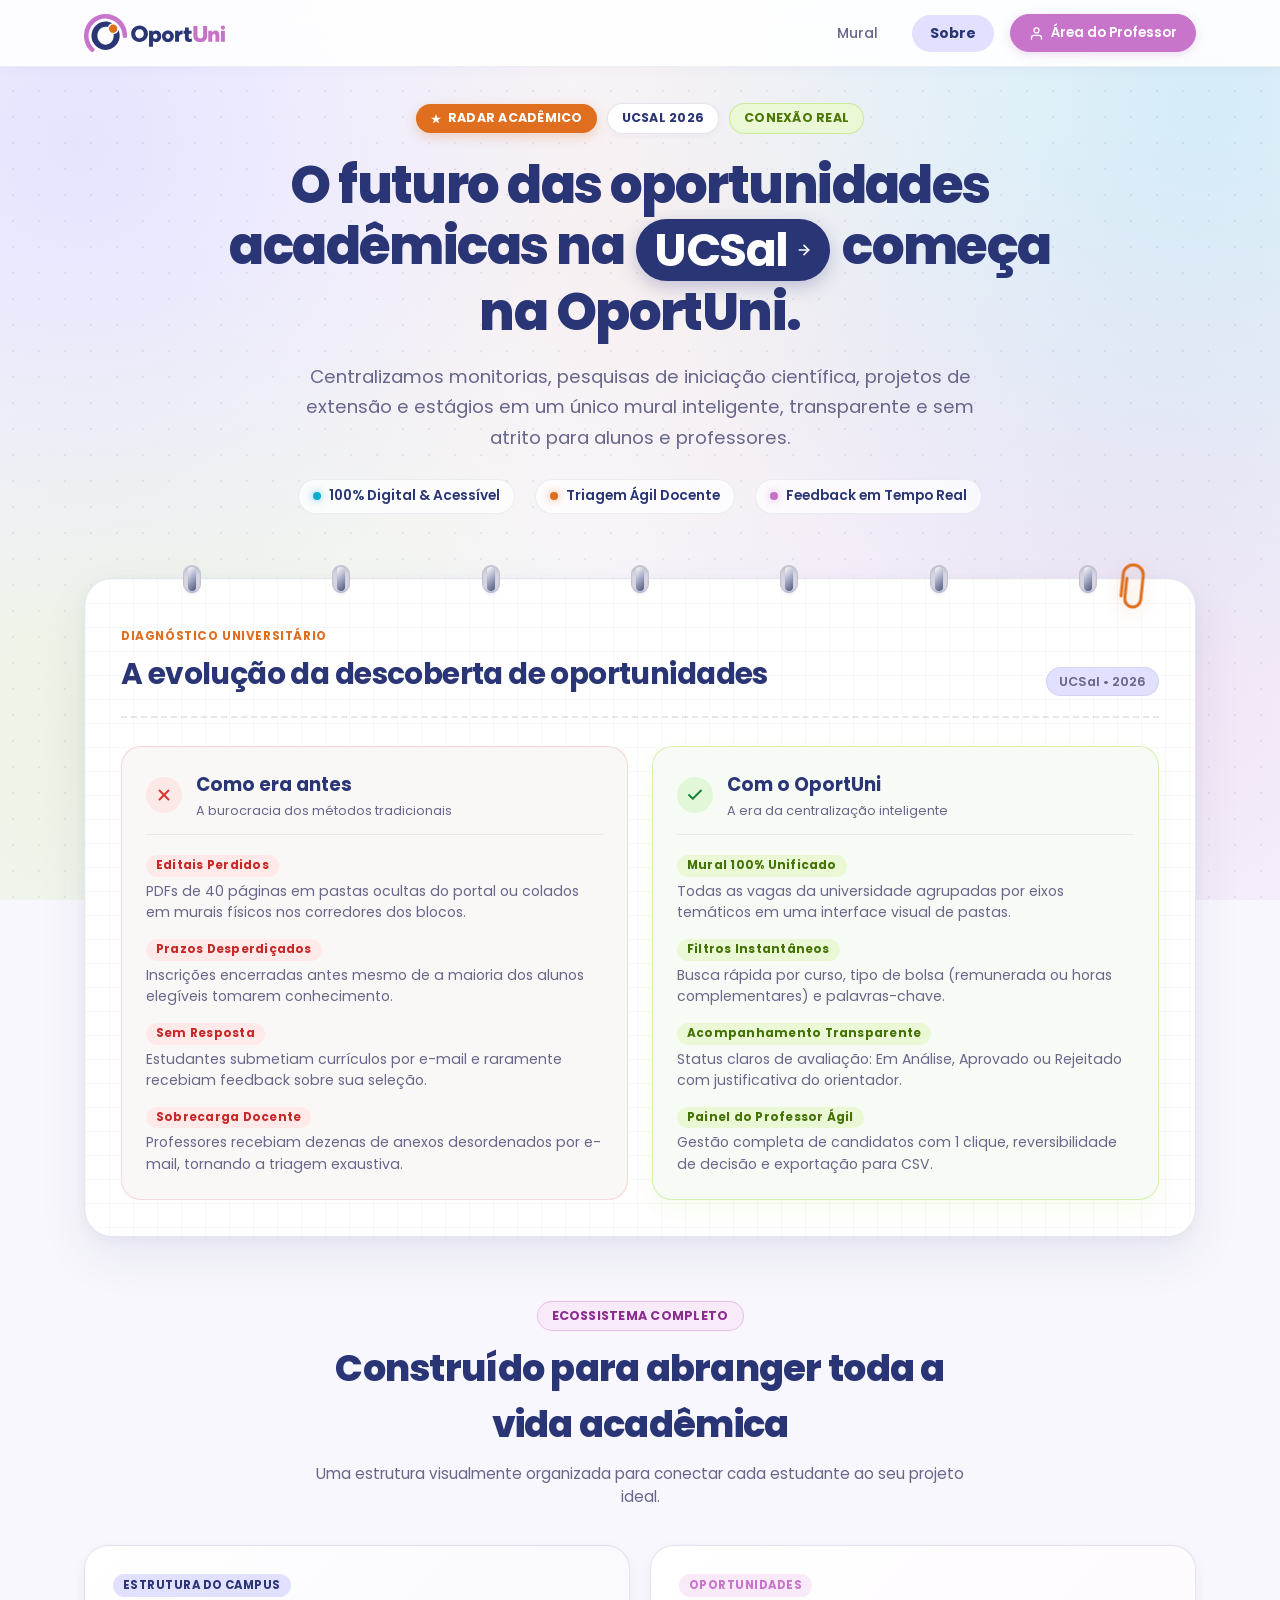
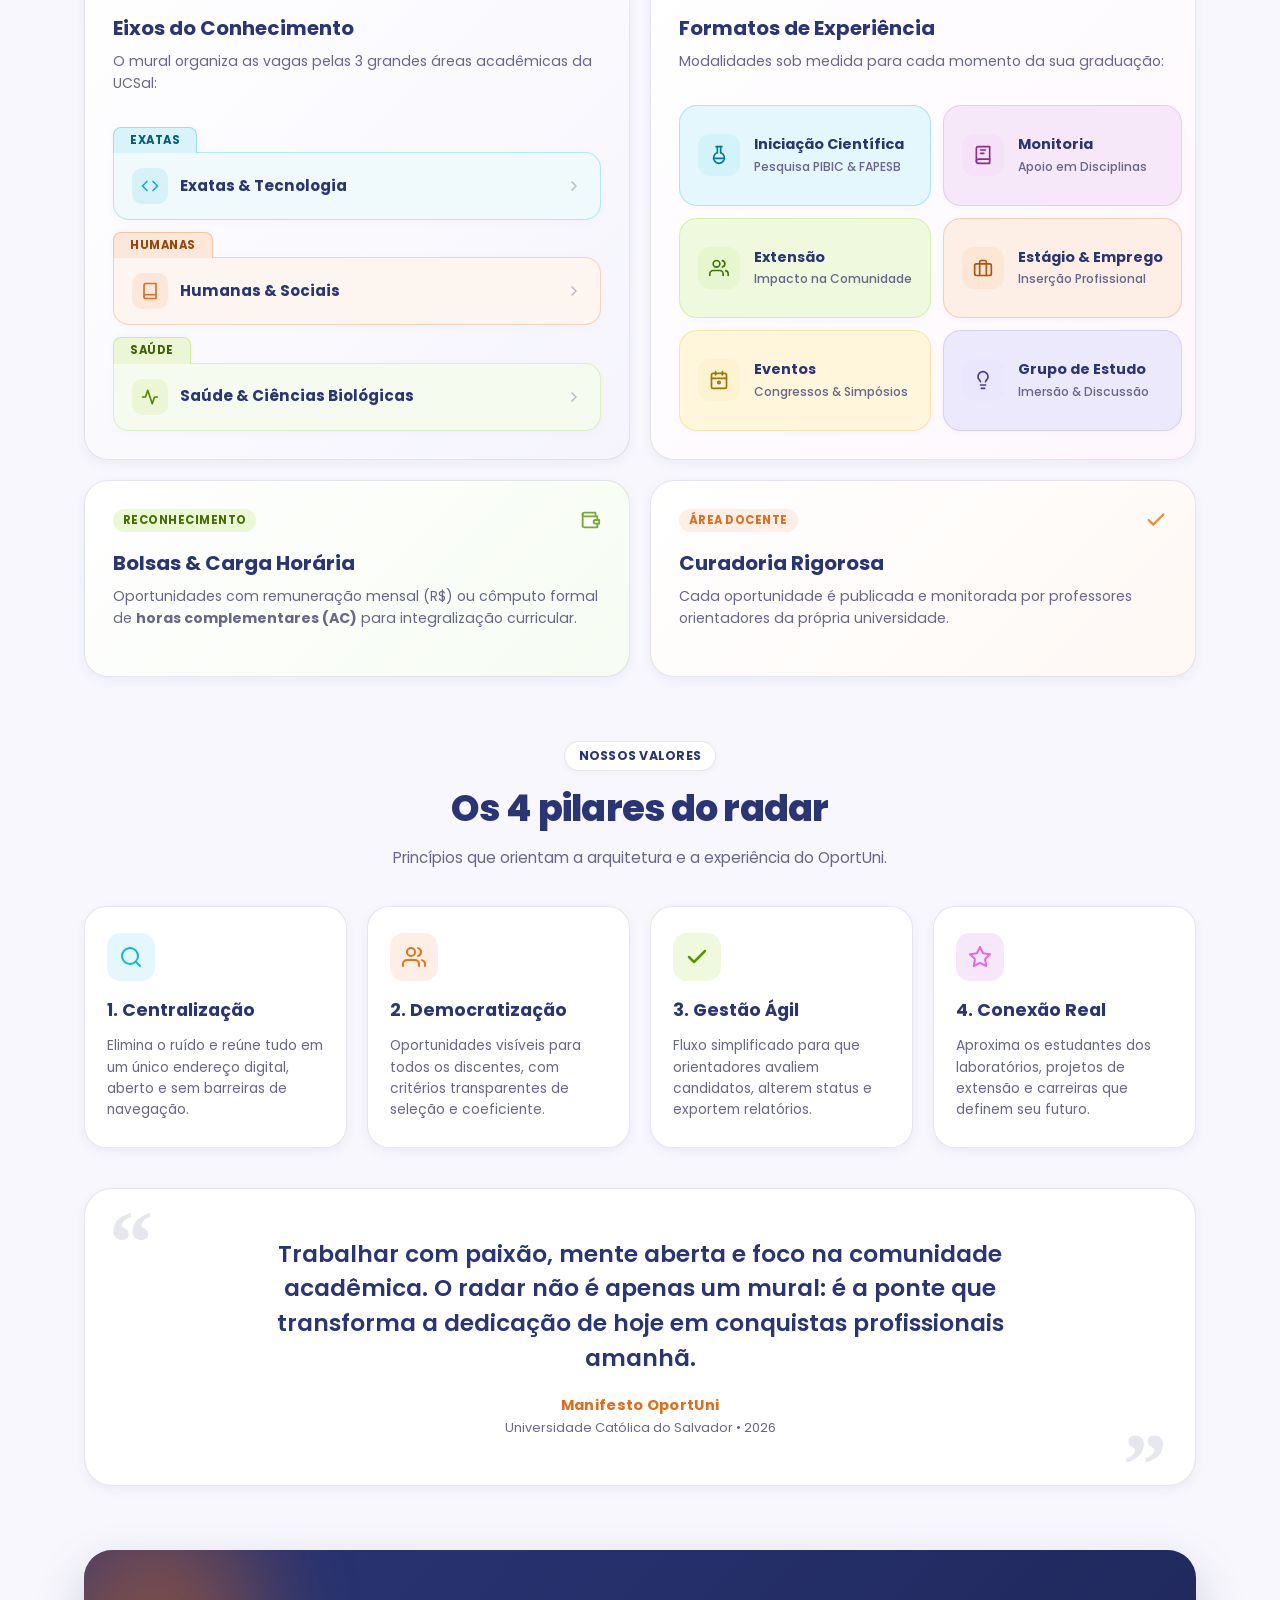
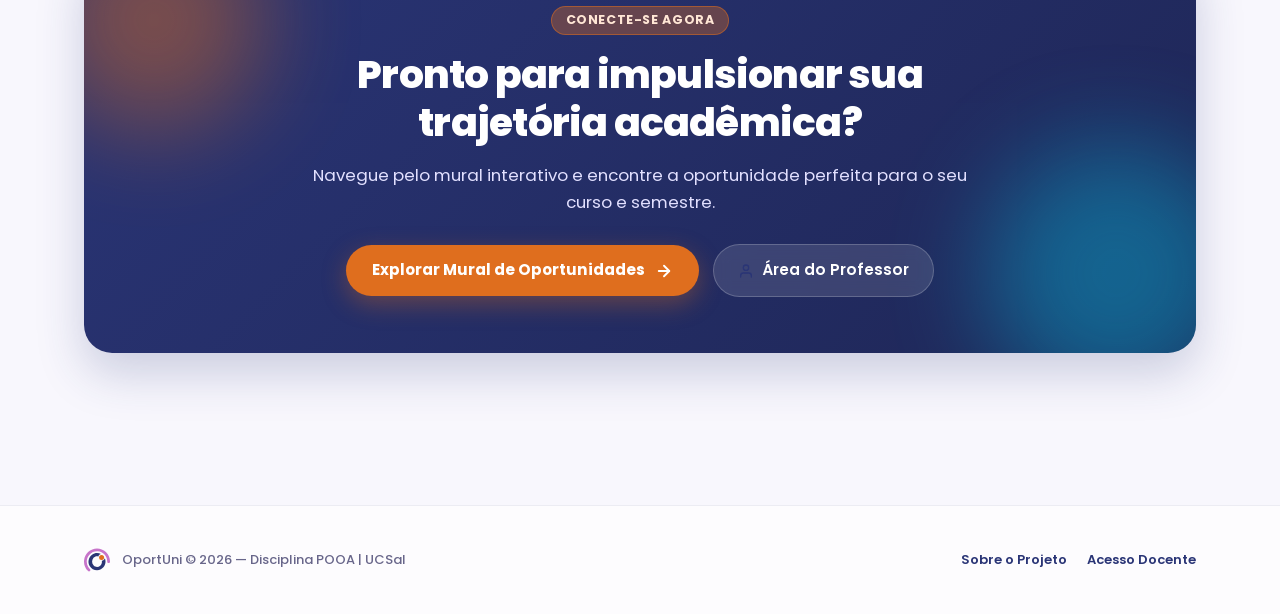
<file: web/sobre.html>
<!DOCTYPE html>
<html lang="pt-BR">
<head>
  <meta charset="UTF-8">
  <meta name="viewport" content="width=device-width, initial-scale=1.0">
  <title>OportUni | Sobre o Radar de Oportunidades</title>
  <link rel="icon" type="image/svg+xml" href="assets/img/ID visual/icon.svg">
  
  <!-- Estilos: Global compartilhado e específico da página Sobre -->
  <link rel="stylesheet" href="css/style.css">
  <link rel="stylesheet" href="css/sobre.css">
</head>
<body>

  <!-- Barra de Navegação -->
  <header class="navbar">
    <div class="container navbar-inner">
      <a href="index.html" class="navbar-brand" aria-label="OportUni - Página Inicial">
        <img src="assets/img/ID visual/logotipo-principa.svg" alt="OportUni">
      </a>
      
      <button type="button" class="navbar-toggle" aria-label="Alternar menu de navegação" aria-expanded="false" aria-controls="navbar-nav">
        <span></span>
        <span></span>
        <span></span>
      </button>

      <nav class="navbar-nav" id="navbar-nav" aria-label="Navegação principal">
        <a href="index.html" class="nav-link">Mural</a>
        <a href="sobre.html" class="nav-link active">Sobre</a>
        <a href="login.html" class="nav-btn-professor">
          <img src="assets/icons/user.svg" alt="" aria-hidden="true" width="15" height="15">
          <span>Área do Professor</span>
        </a>
      </nav>
    </div>
  </header>

  <!-- Conteúdo Principal -->
  <main class="page-content container sobre-main">

    <!-- ========================================================
         1. HERO EDITORIAL DINÂMICO (Inspirado em Ruang Edit & DesignOps)
         ======================================================== -->
    <header class="sobre-hero">
      <div class="hero-stickers-row">
        <span class="sticker-pill sticker-accent">
          <svg width="12" height="12" viewBox="0 0 24 24" fill="currentColor" aria-hidden="true"><path d="M12 2l2.4 7.4H22l-6 4.6 2.3 7.2-6.3-4.6-6.3 4.6 2.3-7.2-6-4.6h7.6z"/></svg>
          Radar Acadêmico
        </span>
        <span class="sticker-pill sticker-subtle">UCSal 2026</span>
        <span class="sticker-pill sticker-green">Conexão Real</span>
      </div>

      <h1 class="sobre-hero-title">
        O futuro das oportunidades acadêmicas na 
        <span class="inline-keyword-pill">
          UCSal
          <svg class="pill-arrow-icon" width="16" height="16" viewBox="0 0 24 24" fill="none" stroke="currentColor" stroke-width="2.5" stroke-linecap="round" stroke-linejoin="round" aria-hidden="true">
            <line x1="5" y1="12" x2="19" y2="12"></line>
            <polyline points="12 5 19 12 12 19"></polyline>
          </svg>
        </span> 
        começa na OportUni.
      </h1>

      <p class="sobre-hero-lead">
        Centralizamos monitorias, pesquisas de iniciação científica, projetos de extensão e estágios em um único mural inteligente, transparente e sem atrito para alunos e professores.
      </p>

      <!-- Micro-Tags de Leitura Rápida -->
      <div class="hero-quick-features" aria-label="Destaques rápidos">
        <span class="quick-feature-item">
          <span class="quick-dot dot-cyan"></span>
          100% Digital & Acessível
        </span>
        <span class="quick-feature-item">
          <span class="quick-dot dot-orange"></span>
          Triagem Ágil Docente
        </span>
        <span class="quick-feature-item">
          <span class="quick-dot dot-lilac"></span>
          Feedback em Tempo Real
        </span>
      </div>
    </header>


    <!-- ========================================================
         2. O PROBLEMA vs A SOLUÇÃO (Metáfora de Fichário — Mathscool)
         ======================================================== -->
    <section class="binder-section" aria-labelledby="titulo-comparativo">
      
      <!-- Fichário / Caderno Universitário com Anéis e Espiral -->
      <div class="binder-notebook">
        
        <!-- Furos e Anéis Metálicos de Fichário no Topo -->
        <div class="binder-rings-strip" aria-hidden="true">
          <div class="binder-hole"><span class="ring-metal"></span></div>
          <div class="binder-hole"><span class="ring-metal"></span></div>
          <div class="binder-hole"><span class="ring-metal"></span></div>
          <div class="binder-hole"><span class="ring-metal"></span></div>
          <div class="binder-hole"><span class="ring-metal"></span></div>
          <div class="binder-hole"><span class="ring-metal"></span></div>
          <div class="binder-hole"><span class="ring-metal"></span></div>
        </div>

        <!-- Clipes Decorativo Superior -->
        <div class="binder-paperclip" aria-hidden="true">
          <svg width="28" height="48" viewBox="0 0 28 48" fill="none">
            <path d="M7 16V36C7 40.4183 10.5817 44 15 44C19.4183 44 23 40.4183 23 36V12C23 6.47715 18.5228 2 13 2C7.47715 2 3 6.47715 3 12V34" stroke="#DF6E1E" stroke-width="3" stroke-linecap="round"/>
          </svg>
        </div>

        <div class="binder-sheet-content">
          <div class="binder-header-row">
            <div class="binder-title-wrap">
              <span class="binder-badge">Diagnóstico Universitário</span>
              <h2 id="titulo-comparativo" class="binder-title">A evolução da descoberta de oportunidades</h2>
            </div>
            <span class="binder-date-stamp">UCSal • 2026</span>
          </div>

          <!-- Comparativo em 2 Colunas: Caos vs OportUni -->
          <div class="comparison-grid">
            
            <!-- Coluna 1: O Desafio Anterior -->
            <article class="comparison-card card-before">
              <header class="card-status-header header-before">
                <span class="status-symbol"><img src="assets/icons/x.svg" alt="" width="16" height="16" aria-hidden="true"></span>
                <div>
                  <h3 class="comparison-heading">Como era antes</h3>
                  <p class="comparison-sub">A burocracia dos métodos tradicionais</p>
                </div>
              </header>

              <ul class="comparison-list list-before">
                <li>
                  <strong class="list-bullet-tag tag-red">Editais Perdidos</strong>
                  <p>PDFs de 40 páginas em pastas ocultas do portal ou colados em murais físicos nos corredores dos blocos.</p>
                </li>
                <li>
                  <strong class="list-bullet-tag tag-red">Prazos Desperdiçados</strong>
                  <p>Inscrições encerradas antes mesmo de a maioria dos alunos elegíveis tomarem conhecimento.</p>
                </li>
                <li>
                  <strong class="list-bullet-tag tag-red">Sem Resposta</strong>
                  <p>Estudantes submetiam currículos por e-mail e raramente recebiam feedback sobre sua seleção.</p>
                </li>
                <li>
                  <strong class="list-bullet-tag tag-red">Sobrecarga Docente</strong>
                  <p>Professores recebiam dezenas de anexos desordenados por e-mail, tornando a triagem exaustiva.</p>
                </li>
              </ul>
            </article>

            <!-- Coluna 2: A Experiência OportUni -->
            <article class="comparison-card card-after">
              <header class="card-status-header header-after">
                <span class="status-symbol"><img src="assets/icons/check.svg" alt="" width="16" height="16" aria-hidden="true"></span>
                <div>
                  <h3 class="comparison-heading">Com o OportUni</h3>
                  <p class="comparison-sub">A era da centralização inteligente</p>
                </div>
              </header>

              <ul class="comparison-list list-after">
                <li>
                  <strong class="list-bullet-tag tag-green">Mural 100% Unificado</strong>
                  <p>Todas as vagas da universidade agrupadas por eixos temáticos em uma interface visual de pastas.</p>
                </li>
                <li>
                  <strong class="list-bullet-tag tag-green">Filtros Instantâneos</strong>
                  <p>Busca rápida por curso, tipo de bolsa (remunerada ou horas complementares) e palavras-chave.</p>
                </li>
                <li>
                  <strong class="list-bullet-tag tag-green">Acompanhamento Transparente</strong>
                  <p>Status claros de avaliação: Em Análise, Aprovado ou Rejeitado com justificativa do orientador.</p>
                </li>
                <li>
                  <strong class="list-bullet-tag tag-green">Painel do Professor Ágil</strong>
                  <p>Gestão completa de candidatos com 1 clique, reversibilidade de decisão e exportação para CSV.</p>
                </li>
              </ul>
            </article>

          </div>
        </div>

      </div>
    </section>


    <!-- ========================================================
         3. BENTO GRID DE IMPACTO & NÚMEROS (Strategy Sculptors)
         ======================================================== -->
    <section class="bento-section" aria-labelledby="titulo-bento">
      <div class="section-intro">
        <span class="sticker-pill sticker-lilac">Ecossistema Completo</span>
        <h2 id="titulo-bento" class="section-title">Construído para abranger toda a vida acadêmica</h2>
        <p class="section-desc">Uma estrutura visualmente organizada para conectar cada estudante ao seu projeto ideal.</p>
      </div>

      <div class="bento-grid">
        
        <!-- Bento 1: 3 Eixos Acadêmicos UCSal (Metáfora de Pastas com Alta Personalidade) -->
        <article class="bento-item bento-axes">
          <div class="bento-top">
            <span class="bento-tag tag-navy">Estrutura do Campus</span>
          </div>
          <h3 class="bento-item-title">Eixos do Conhecimento</h3>
          <p class="bento-item-text">O mural organiza as vagas pelas 3 grandes áreas acadêmicas da UCSal:</p>
          
          <!-- Mini Pastas Estilizadas com Alta Personalidade -->
          <div class="bento-folders-showcase">
            
            <div class="mini-folder-tab folder-exatas">
              <div class="mini-tab-ear">
                <span class="ear-label">Exatas</span>
              </div>
              <div class="mini-folder-card">
                <div class="mini-folder-header">
                  <div class="mini-folder-icon icon-exatas">
                    <svg width="18" height="18" viewBox="0 0 24 24" fill="none" stroke="currentColor" stroke-width="2.2" stroke-linecap="round" stroke-linejoin="round" aria-hidden="true"><polyline points="16 18 22 12 16 6"></polyline><polyline points="8 6 2 12 8 18"></polyline></svg>
                  </div>
                  <strong class="mini-folder-name">Exatas & Tecnologia</strong>
                </div>
                <span class="mini-folder-arrow" aria-hidden="true">
                  <svg width="16" height="16" viewBox="0 0 24 24" fill="none" stroke="currentColor" stroke-width="2.5" stroke-linecap="round" stroke-linejoin="round"><polyline points="9 18 15 12 9 6"></polyline></svg>
                </span>
              </div>
            </div>

            <div class="mini-folder-tab folder-humanas">
              <div class="mini-tab-ear">
                <span class="ear-label">Humanas</span>
              </div>
              <div class="mini-folder-card">
                <div class="mini-folder-header">
                  <div class="mini-folder-icon icon-humanas">
                    <svg width="18" height="18" viewBox="0 0 24 24" fill="none" stroke="currentColor" stroke-width="2.2" stroke-linecap="round" stroke-linejoin="round" aria-hidden="true"><path d="M4 19.5A2.5 2.5 0 0 1 6.5 17H20"></path><path d="M6.5 2H20v20H6.5A2.5 2.5 0 0 1 4 19.5v-15A2.5 2.5 0 0 1 6.5 2z"></path></svg>
                  </div>
                  <strong class="mini-folder-name">Humanas & Sociais</strong>
                </div>
                <span class="mini-folder-arrow" aria-hidden="true">
                  <svg width="16" height="16" viewBox="0 0 24 24" fill="none" stroke="currentColor" stroke-width="2.5" stroke-linecap="round" stroke-linejoin="round"><polyline points="9 18 15 12 9 6"></polyline></svg>
                </span>
              </div>
            </div>

            <div class="mini-folder-tab folder-saude">
              <div class="mini-tab-ear">
                <span class="ear-label">Saúde</span>
              </div>
              <div class="mini-folder-card">
                <div class="mini-folder-header">
                  <div class="mini-folder-icon icon-saude">
                    <svg width="18" height="18" viewBox="0 0 24 24" fill="none" stroke="currentColor" stroke-width="2.2" stroke-linecap="round" stroke-linejoin="round" aria-hidden="true"><path d="M22 12h-4l-3 9L9 3l-3 9H2"></path></svg>
                  </div>
                  <strong class="mini-folder-name">Saúde & Ciências Biológicas</strong>
                </div>
                <span class="mini-folder-arrow" aria-hidden="true">
                  <svg width="16" height="16" viewBox="0 0 24 24" fill="none" stroke="currentColor" stroke-width="2.5" stroke-linecap="round" stroke-linejoin="round"><polyline points="9 18 15 12 9 6"></polyline></svg>
                </span>
              </div>
            </div>

          </div>
        </article>

        <!-- Bento 2: Modalidades em Grid de Stickers Vetoriais (Sem Emojis) -->
        <article class="bento-item bento-modalities">
          <div class="bento-top">
            <span class="bento-tag tag-lilac">Oportunidades</span>
          </div>
          <h3 class="bento-item-title">Formatos de Experiência</h3>
          <p class="bento-item-text">Modalidades sob medida para cada momento da sua graduação:</p>
          
          <div class="bento-stickers-grid">
            
            <div class="modality-sticker mod-ic">
              <div class="sticker-icon-wrap icon-cyan">
                <svg width="18" height="18" viewBox="0 0 24 24" fill="none" stroke="currentColor" stroke-width="2" stroke-linecap="round" stroke-linejoin="round" aria-hidden="true"><path d="M10 2v7.31"></path><path d="M14 9.3V2"></path><path d="M8.5 2h7"></path><path d="M14 9.3a6.5 6.5 0 1 1-4 0"></path><path d="M5.52 16h12.96"></path></svg>
              </div>
              <div class="modality-info">
                <strong class="modality-title">Iniciação Científica</strong>
                <span class="modality-sub">Pesquisa PIBIC & FAPESB</span>
              </div>
            </div>

            <div class="modality-sticker mod-monitoria">
              <div class="sticker-icon-wrap icon-lilac">
                <svg width="18" height="18" viewBox="0 0 24 24" fill="none" stroke="currentColor" stroke-width="2" stroke-linecap="round" stroke-linejoin="round" aria-hidden="true"><path d="M4 19.5A2.5 2.5 0 0 1 6.5 17H20"></path><path d="M6.5 2H20v20H6.5A2.5 2.5 0 0 1 4 19.5v-15A2.5 2.5 0 0 1 6.5 2z"></path><path d="M9 6h6"></path><path d="M9 10h4"></path></svg>
              </div>
              <div class="modality-info">
                <strong class="modality-title">Monitoria</strong>
                <span class="modality-sub">Apoio em Disciplinas</span>
              </div>
            </div>

            <div class="modality-sticker mod-extensao">
              <div class="sticker-icon-wrap icon-green">
                <svg width="18" height="18" viewBox="0 0 24 24" fill="none" stroke="currentColor" stroke-width="2" stroke-linecap="round" stroke-linejoin="round" aria-hidden="true"><path d="M17 21v-2a4 4 0 0 0-4-4H5a4 4 0 0 0-4 4v2"></path><circle cx="9" cy="7" r="4"></circle><path d="M23 21v-2a4 4 0 0 0-3-3.87"></path><path d="M16 3.13a4 4 0 0 1 0 7.75"></path></svg>
              </div>
              <div class="modality-info">
                <strong class="modality-title">Extensão</strong>
                <span class="modality-sub">Impacto na Comunidade</span>
              </div>
            </div>

            <div class="modality-sticker mod-estagio">
              <div class="sticker-icon-wrap icon-orange">
                <svg width="18" height="18" viewBox="0 0 24 24" fill="none" stroke="currentColor" stroke-width="2" stroke-linecap="round" stroke-linejoin="round" aria-hidden="true"><rect x="2" y="7" width="20" height="14" rx="2" ry="2"></rect><path d="M16 21V5a2 2 0 0 0-2-2h-4a2 2 0 0 0-2 2v16"></path></svg>
              </div>
              <div class="modality-info">
                <strong class="modality-title">Estágio & Emprego</strong>
                <span class="modality-sub">Inserção Profissional</span>
              </div>
            </div>

            <div class="modality-sticker mod-evento">
              <div class="sticker-icon-wrap icon-gold">
                <svg width="18" height="18" viewBox="0 0 24 24" fill="none" stroke="currentColor" stroke-width="2" stroke-linecap="round" stroke-linejoin="round" aria-hidden="true"><rect x="3" y="4" width="18" height="18" rx="2" ry="2"></rect><line x1="16" y1="2" x2="16" y2="6"></line><line x1="8" y1="2" x2="8" y2="6"></line><line x1="3" y1="10" x2="21" y2="10"></line><circle cx="12" cy="15" r="1.5"></circle></svg>
              </div>
              <div class="modality-info">
                <strong class="modality-title">Eventos</strong>
                <span class="modality-sub">Congressos & Simpósios</span>
              </div>
            </div>

            <div class="modality-sticker mod-grupo">
              <div class="sticker-icon-wrap icon-purple">
                <svg width="18" height="18" viewBox="0 0 24 24" fill="none" stroke="currentColor" stroke-width="2" stroke-linecap="round" stroke-linejoin="round" aria-hidden="true"><path d="M9 18h6"></path><path d="M10 22h4"></path><path d="M15.09 14c.18-.98.65-1.74 1.41-2.5A4.65 4.65 0 0 0 18 8 6 6 0 0 0 6 8c0 1 .23 2.23 1.5 3.5A4.61 4.61 0 0 1 8.91 14"></path></svg>
              </div>
              <div class="modality-info">
                <strong class="modality-title">Grupo de Estudo</strong>
                <span class="modality-sub">Imersão & Discussão</span>
              </div>
            </div>

          </div>
        </article>

        <!-- Bento 3: Remuneração & Horas Complementares -->
        <article class="bento-item bento-benefits">
          <div class="bento-top">
            <span class="bento-tag tag-green">Reconhecimento</span>
            <img src="assets/icons/wallet.svg" alt="" class="bento-icon-svg" aria-hidden="true" width="22" height="22">
          </div>
          <h3 class="bento-item-title">Bolsas & Carga Horária</h3>
          <p class="bento-item-text">
            Oportunidades com remuneração mensal (R$) ou cômputo formal de <strong>horas complementares (AC)</strong> para integralização curricular.
          </p>
        </article>

        <!-- Bento 4: Gestão do Docente com 1 Clique -->
        <article class="bento-item bento-governance">
          <div class="bento-top">
            <span class="bento-tag tag-orange">Área Docente</span>
            <img src="assets/icons/check.svg" alt="" class="bento-icon-svg" aria-hidden="true" width="22" height="22">
          </div>
          <h3 class="bento-item-title">Curadoria Rigorosa</h3>
          <p class="bento-item-text">
            Cada oportunidade é publicada e monitorada por professores orientadores da própria universidade.
          </p>
        </article>

      </div>
    </section>


    <!-- ========================================================
         4. OS 4 PILARES DO OPORTUNI (Inspirado em Craftsmen)
         ======================================================== -->
    <section class="pilares-section" aria-labelledby="titulo-pilares">
      <div class="section-intro">
        <span class="sticker-pill sticker-subtle">Nossos Valores</span>
        <h2 id="titulo-pilares" class="section-title">Os 4 pilares do radar</h2>
        <p class="section-desc">Princípios que orientam a arquitetura e a experiência do OportUni.</p>
      </div>

      <div class="pilares-grid">
        
        <article class="pilar-card">
          <div class="pilar-icon-box box-cyan">
            <img src="assets/icons/search.svg" alt="" aria-hidden="true" width="24" height="24">
          </div>
          <h3 class="pilar-title">1. Centralização</h3>
          <p class="pilar-text">
            Elimina o ruído e reúne tudo em um único endereço digital, aberto e sem barreiras de navegação.
          </p>
        </article>

        <article class="pilar-card">
          <div class="pilar-icon-box box-orange">
            <img src="assets/icons/users.svg" alt="" aria-hidden="true" width="24" height="24">
          </div>
          <h3 class="pilar-title">2. Democratização</h3>
          <p class="pilar-text">
            Oportunidades visíveis para todos os discentes, com critérios transparentes de seleção e coeficiente.
          </p>
        </article>

        <article class="pilar-card">
          <div class="pilar-icon-box box-green">
            <img src="assets/icons/check.svg" alt="" aria-hidden="true" width="24" height="24">
          </div>
          <h3 class="pilar-title">3. Gestão Ágil</h3>
          <p class="pilar-text">
            Fluxo simplificado para que orientadores avaliem candidatos, alterem status e exportem relatórios.
          </p>
        </article>

        <article class="pilar-card">
          <div class="pilar-icon-box box-lilac">
            <img src="assets/icons/star.svg" alt="" aria-hidden="true" width="24" height="24">
          </div>
          <h3 class="pilar-title">4. Conexão Real</h3>
          <p class="pilar-text">
            Aproxima os estudantes dos laboratórios, projetos de extensão e carreiras que definem seu futuro.
          </p>
        </article>

      </div>

      <!-- Grande Citação Tipográfica Editorial (Craftsmen) -->
      <blockquote class="editorial-quote-block">
        <span class="quote-mark quote-start" aria-hidden="true">“</span>
        <p class="quote-text">
          Trabalhar com paixão, mente aberta e foco na comunidade acadêmica. O radar não é apenas um mural: é a ponte que transforma a dedicação de hoje em conquistas profissionais amanhã.
        </p>
        <cite class="quote-author">
          <span class="author-name">Manifesto OportUni</span>
          <span class="author-sub">Universidade Católica do Salvador • 2026</span>
        </cite>
        <span class="quote-mark quote-end" aria-hidden="true">”</span>
      </blockquote>
    </section>


    <!-- ========================================================
         CTA FINAL DE AÇÃO (Chamada direta ao Mural ou Área Docente)
         ======================================================== -->
    <section class="sobre-cta-section" aria-labelledby="titulo-cta">
      <div class="sobre-cta-card">
        
        <!-- Elementos gráficos decorativos de fundo -->
        <div class="cta-bg-shape shape-left" aria-hidden="true"></div>
        <div class="cta-bg-shape shape-right" aria-hidden="true"></div>

        <div class="cta-content">
          <span class="cta-badge">Conecte-se Agora</span>
          <h2 id="titulo-cta" class="cta-title">Pronto para impulsionar sua trajetória acadêmica?</h2>
          <p class="cta-subtitle">
            Navegue pelo mural interativo e encontre a oportunidade perfeita para o seu curso e semestre.
          </p>

          <div class="cta-actions-group">
            <a href="index.html" class="cta-btn-primary">
              <span>Explorar Mural de Oportunidades</span>
              <svg width="18" height="18" viewBox="0 0 24 24" fill="none" stroke="currentColor" stroke-width="2.5" stroke-linecap="round" stroke-linejoin="round" aria-hidden="true">
                <line x1="5" y1="12" x2="19" y2="12"></line>
                <polyline points="12 5 19 12 12 19"></polyline>
              </svg>
            </a>

            <a href="login.html" class="cta-btn-secondary">
              <img src="assets/icons/user.svg" alt="" aria-hidden="true" width="16" height="16">
              <span>Área do Professor</span>
            </a>
          </div>
        </div>

      </div>
    </section>

  </main>

  <!-- Rodapé Institucional -->
  <footer class="footer">
    <div class="container footer-content">
      <figure class="footer-brand">
        <img src="assets/img/ID visual/logo-l.svg" alt="" width="26" height="26">
        <figcaption class="footer-text">OportUni &copy; 2026 — Disciplina POOA | UCSal</figcaption>
      </figure>
      <nav class="footer-links" aria-label="Links institucionais">
        <a href="sobre.html" aria-current="page">Sobre o Projeto</a>
        <a href="login.html">Acesso Docente</a>
      </nav>
    </div>
  </footer>

  <!-- Scripts -->
  <script src="js/script.js"></script>
</body>
</html>
</file>
<file: web/css/style.css>
/* ============================================================
   OPORTUNI — Design System & Tokens
   Identidade Visual: Poppins, Azul-Marinho (#2A3576), Laranja (#DF6E1E),
   Lilás (#C572C7), Verde (#8FD31A), Ciano (#07AED3) e Lavanda (#E2E0FF)
   ============================================================ */

/* ── Tipografia Oficial ── */
@import url('https://fonts.googleapis.com/css2?family=Poppins:wght@300;400;500;600;700;800;900&display=swap');

/* ============================================================
   1. DESIGN TOKENS OFICIAIS
   ============================================================ */
:root {
  /* — Cores Mestras da Marca — */
  --brand-navy:          #2A3576;   /* Azul-marinho oficial (logo e estrutura) */
  --brand-plum:          #1B0735;   /* Tom escuro profundo */
  --brand-orange:        #DF6E1E;   /* Laranja do radar (foco / ação / CTA) */
  --brand-lilac:         #C572C7;   /* Lilás oficial */
  --brand-cyan:          #07AED3;   /* Ciano oficial */
  --brand-green:         #8FD31A;   /* Verde limão oficial */
  --brand-lavender:      #E2E0FF;   /* Lavanda oficial */
  --brand-teacher:       #C774CA;   /* Destaque oficial da Área Docente */
  --brand-teacher-hover: #B55DBB;   /* Estado ativo/hover docente */

  /* — Canvas e Superfícies (Aura Lavanda Luminosa) — */
  --bg-canvas:         #F7F6FD;   /* Fundo banhado em lavanda suave */
  --bg-surface:        #FFFFFF;   /* Superfície dos blocos */
  --text-primary:      #2A3576;   /* Texto principal na cor da marca */
  --text-muted:        #68668A;   /* Texto secundário azulado suave */

  /* — Escala Pastel dos Cards (Subtons 20% da Paleta Oficial) — */
  --card-ic:           #E3F7FC;   /* Ciano 20% */
  --card-monitoria:    #F6E8F8;   /* Lilás 20% */
  --card-extensao:     #EFF9DE;   /* Verde 20% */
  --card-estagio:      #FDEFE5;   /* Laranja 20% */
  --card-evento:       #FFF6DC;   /* Amarelo/Dourado 20% */
  --card-grupo:        #ECE9FD;   /* Lavanda 20% */

  /* — Abas dos 4 Eixos Temáticos — */
  --tab-geral:         #E2E0FF;   /* Lavanda institucional */
  --tab-exatas:        #D8F4FA;   /* Ciano pastel */
  --tab-humanas:       #FCE8DB;   /* Laranja pastel */
  --tab-saude:         #EBF7D4;   /* Verde pastel */

  /* — Tipografia — */
  --font-family:       'Poppins', -apple-system, BlinkMacSystemFont, sans-serif;

  /* — Traços e Sombras Contemporâneas da Marca — */
  --stroke-subtle:     1px solid rgba(42, 53, 118, 0.08);
  --stroke-brand:      1px solid rgba(42, 53, 118, 0.12);
  --stroke-brand-sm:   1px solid rgba(42, 53, 118, 0.08);
  --shadow-xs:         0 2px 6px rgba(42, 53, 118, 0.04);
  --shadow-sm:         0 4px 12px rgba(42, 53, 118, 0.06);
  --shadow-md:         0 8px 24px rgba(42, 53, 118, 0.07);
  --shadow-lg:         0 16px 40px rgba(42, 53, 118, 0.08);
  --shadow-card-hover: 0 16px 36px rgba(42, 53, 118, 0.10);

  /* — Formas Arredondadas da Identidade — */
  --radius-tab:        20px 20px 0 0;
  --radius-card:       24px;
  --radius-pill:       999px;
  --radius-btn:        16px;

  /* — Layout — */
  --container-max:     1160px;

  /* — Filtros Universais para Ícones SVG (<img>) — */
  --filter-icon-white:   brightness(0) invert(1);
  --filter-icon-navy:    invert(19%) sepia(50%) saturate(1750%) hue-rotate(215deg) brightness(92%) contrast(94%);
  --filter-icon-teacher: invert(60%) sepia(35%) saturate(850%) hue-rotate(256deg) brightness(95%) contrast(90%);
  --filter-icon-orange:  invert(50%) sepia(85%) saturate(1350%) hue-rotate(352deg) brightness(92%) contrast(95%);
  --filter-icon-cyan:    invert(52%) sepia(80%) saturate(1500%) hue-rotate(152deg) brightness(97%) contrast(95%);
  --filter-icon-green:   invert(44%) sepia(87%) saturate(632%) hue-rotate(44deg) brightness(91%) contrast(97%);
  --filter-icon-muted:   invert(45%) sepia(16%) saturate(600%) hue-rotate(205deg) brightness(90%) contrast(88%);
  --filter-icon-red:     invert(27%) sepia(85%) saturate(3025%) hue-rotate(345deg) brightness(90%) contrast(92%);
}

/* ============================================================
   2. RESET & BASE
   ============================================================ */
*,
*::before,
*::after {
  margin: 0;
  padding: 0;
  box-sizing: border-box;
}

body {
  font-family: var(--font-family);
  font-weight: 400;
  color: var(--text-primary);
  background-color: #F8F7FD;
  background-image: 
    /* 1. Grade sutil de pontos técnicos (textura de sketchbook/blueprint) */
    radial-gradient(circle, rgba(42, 53, 118, 0.08) 1.2px, transparent 1.2px),
    /* 2. Auras luminosas da paleta oficial OportUni */
    radial-gradient(circle at 6% 16%, rgba(226, 224, 255, 0.85) 0%, transparent 35%),
    radial-gradient(circle at 94% 12%, rgba(7, 174, 211, 0.15) 0%, transparent 40%),
    radial-gradient(circle at 88% 75%, rgba(197, 114, 199, 0.15) 0%, transparent 42%),
    radial-gradient(circle at 10% 82%, rgba(143, 211, 26, 0.12) 0%, transparent 38%),
    radial-gradient(circle at 50% 28%, rgba(223, 110, 30, 0.06) 0%, transparent 45%);
  background-size: 26px 26px, 100% 100%, 100% 100%, 100% 100%, 100% 100%, 100% 100%;
  background-attachment: fixed;
  line-height: 1.5;
  min-height: 100vh;
  -webkit-font-smoothing: antialiased;
  position: relative;
  overflow-x: hidden;
}

img, svg {
  max-width: 100%;
  height: auto;
  display: block;
}

a {
  color: inherit;
  text-decoration: none;
}

button {
  font-family: var(--font-family);
  border: none;
  background: none;
  cursor: pointer;
}

input, select, textarea {
  font-family: var(--font-family);
}

/* ============================================================
   3. UTILITÁRIOS
   ============================================================ */
.container {
  width: 100%;
  max-width: var(--container-max);
  margin: 0 auto;
  padding: 0 24px;
}

.sr-only {
  position: absolute;
  width: 1px;
  height: 1px;
  padding: 0;
  margin: -1px;
  overflow: hidden;
  clip: rect(0, 0, 0, 0);
  border: 0;
}

.hidden {
  display: none !important;
}

/* Badges Globais de Status e Categoria */
.badge-pill {
  font-size: 11px;
  font-weight: 700;
  text-transform: uppercase;
  letter-spacing: 0.5px;
  padding: 5px 12px;
  border-radius: var(--radius-pill);
  background-color: #FFFFFF;
  color: var(--brand-navy);
  border: 1px solid rgba(42, 53, 118, 0.10);
  box-shadow: 0 2px 6px rgba(42, 53, 118, 0.05);
  display: inline-flex;
  align-items: center;
}

.badge-status {
  font-size: 11px;
  font-weight: 700;
  text-transform: uppercase;
  letter-spacing: 0.5px;
  padding: 5px 12px;
  border-radius: var(--radius-pill);
  display: inline-flex;
  align-items: center;
  gap: 6px;
  border: 1px solid transparent;
}

.badge-status.status-aberta {
  background-color: #EBF7D4;
  color: #4D7A04;
  border-color: rgba(143, 211, 26, 0.25);
}

.badge-status.status-encerrada {
  background-color: #F0EFF5;
  color: #7A7895;
  border-color: rgba(42, 53, 118, 0.08);
}

/* Centralização no Design System global (Princípio DRY/SOLID):
   Evita duplicações de badges em tabelas e painéis entre painel.css e inscritos.css */
.table-tipo-badge {
  display: inline-flex;
  align-items: center;
  font-size: 11.5px;
  font-weight: 700;
  padding: 4px 12px;
  border-radius: var(--radius-pill);
  background-color: var(--brand-lavender);
  color: var(--brand-navy);
  white-space: nowrap;
}

.table-tipo-badge.badge-ic        { background-color: var(--card-ic); color: #0C3E4F; }
.table-tipo-badge.badge-monitoria { background-color: var(--card-monitoria); color: #4F1857; }
.table-tipo-badge.badge-extensao  { background-color: var(--card-extensao); color: #2D4C06; }
.table-tipo-badge.badge-estagio   { background-color: var(--card-estagio); color: #733005; }
.table-tipo-badge.badge-evento    { background-color: var(--card-evento); color: #5B4003; }
.table-tipo-badge.badge-grupo     { background-color: var(--card-grupo); color: #231B66; }

.table-status-badge {
  display: inline-flex;
  align-items: center;
  gap: 6px;
  font-size: 11px;
  font-weight: 700;
  padding: 4px 10px;
  border-radius: var(--radius-pill);
  text-transform: uppercase;
  letter-spacing: 0.5px;
  white-space: nowrap;
}

.table-status-badge.status-aberta {
  background-color: #EDF7DE;
  color: #2D4C06;
}

.table-status-badge.status-aberta::before {
  content: '';
  width: 6px;
  height: 6px;
  border-radius: 50%;
  background-color: var(--brand-green);
}

.table-status-badge.status-encerrada {
  background-color: rgba(42, 53, 118, 0.08);
  color: #72708E;
}

.table-status-badge.status-encerrada::before {
  content: '';
  width: 6px;
  height: 6px;
  border-radius: 50%;
  background-color: #8C88A8;
}

/* Botão Universal de Retorno / Breadcrumb (usado em oportunidade.html e inscritos.html) */
.btn-back {
  display: inline-flex;
  align-items: center;
  gap: 8px;
  font-size: 0.88rem;
  font-weight: 600;
  color: var(--brand-navy);
  text-decoration: none;
  background-color: #FFFFFF;
  padding: 8px 18px;
  border-radius: var(--radius-pill);
  border: var(--stroke-brand-sm);
  box-shadow: var(--shadow-xs);
  transition: transform 0.2s ease, background-color 0.2s ease, box-shadow 0.2s ease;
}

.btn-back:hover {
  background-color: var(--brand-lavender);
  transform: translateX(-3px);
  box-shadow: var(--shadow-sm);
}

.btn-back img {
  filter: var(--filter-icon-navy);
  transition: transform 0.2s ease, filter 0.2s ease;
}

.btn-back:hover img {
  filter: var(--filter-icon-orange);
  transform: translateX(-2px);
}

/* Link de Retorno Padrão (usado em login.html e cadastro-professor.html) */
.back-link {
  display: inline-flex;
  align-items: center;
  gap: 7px;
  font-size: 13px;
  font-weight: 600;
  color: var(--brand-navy);
  transition: all 0.2s ease;
}

.back-link img {
  filter: var(--filter-icon-navy);
  transition: filter 0.2s ease, transform 0.2s ease;
}

.back-link:hover {
  color: var(--brand-orange);
  transform: translateX(-3px);
}

.back-link:hover img {
  filter: var(--filter-icon-orange);
}

/* Componente Universal de Checkbox Acessível (formulários de auth e termos) */
.form-checkbox-row {
  margin: 4px 0;
}

.checkbox-label {
  display: inline-flex;
  align-items: center;
  gap: 9px;
  font-size: 13px;
  font-weight: 500;
  color: var(--text-muted);
  cursor: pointer;
  user-select: none;
}

.checkbox-input {
  position: absolute;
  opacity: 0;
  width: 0;
  height: 0;
}

.checkbox-custom {
  width: 18px;
  height: 18px;
  border-radius: 6px;
  border: 1.5px solid rgba(42, 53, 118, 0.2);
  background-color: #FFFFFF;
  display: flex;
  align-items: center;
  justify-content: center;
  transition: all 0.18s ease;
  flex-shrink: 0;
}

.checkbox-input:checked + .checkbox-custom {
  background-color: var(--brand-teacher);
  border-color: var(--brand-teacher);
}

.checkbox-input:checked + .checkbox-custom::after {
  content: '';
  width: 5px;
  height: 9px;
  border: solid #FFFFFF;
  border-width: 0 2px 2px 0;
  transform: rotate(45deg);
  margin-bottom: 2px;
}

.checkbox-label:hover .checkbox-custom {
  border-color: var(--brand-teacher);
}

/* Botão Universal de Visibilidade de Senha */
.btn-toggle-pass {
  position: absolute;
  right: 14px;
  width: 32px;
  height: 32px;
  display: flex;
  align-items: center;
  justify-content: center;
  border-radius: 50%;
  cursor: pointer;
  background: transparent;
  border: none;
  transition: all 0.2s ease;
  z-index: 2;
}

.btn-toggle-pass img {
  width: 18px;
  height: 18px;
  object-fit: contain;
  display: block;
  filter: var(--filter-icon-muted);
  transition: filter 0.2s ease;
}

.btn-toggle-pass:hover {
  background-color: rgba(42, 53, 118, 0.06);
}

.btn-toggle-pass:hover img {
  filter: var(--filter-icon-navy);
}

/* Spinner Global de Carregamento */
.spinner {
  width: 18px;
  height: 18px;
  border: 2.5px solid rgba(255, 255, 255, 0.3);
  border-top-color: #FFFFFF;
  border-radius: 50%;
  animation: spin 0.7s linear infinite;
  display: inline-block;
}

@keyframes spin {
  to {
    transform: rotate(360deg);
  }
}

/* ============================================================
   4. NAVBAR INTEGRADA À MARCA
   ============================================================ */
.navbar {
  position: sticky;
  top: 0;
  width: 100%;
  background-color: rgba(255, 255, 255, 0.88);
  backdrop-filter: blur(14px);
  -webkit-backdrop-filter: blur(14px);
  border-bottom: 1px solid rgba(42, 53, 118, 0.08);
  box-shadow: 0 2px 14px rgba(42, 53, 118, 0.03);
  z-index: 100;
  padding: 14px 0;
}

.navbar .container {
  display: flex;
  align-items: center;
  justify-content: space-between;
  position: relative;
}

.navbar-brand img {
  height: 38px;
  width: auto;
}

.navbar-nav {
  display: flex;
  align-items: center;
  gap: 16px;
}

.nav-link {
  font-size: 14px;
  font-weight: 500;
  color: var(--text-muted);
  transition: all 0.2s ease;
  position: relative;
  padding: 8px 18px;
  border-radius: var(--radius-pill);
}

.nav-link:hover {
  color: var(--brand-navy);
  background-color: rgba(42, 53, 118, 0.06);
}

.nav-link.active {
  color: var(--brand-navy);
  font-weight: 700;
  background-color: var(--brand-lavender);
}

.nav-btn-professor {
  display: inline-flex;
  align-items: center;
  justify-content: center;
  gap: 7px;
  padding: 8px 18px;
  background-color: var(--brand-teacher);
  color: #FFFFFF;
  font-size: 13.5px;
  font-weight: 600;
  border: 1.5px solid var(--brand-teacher);
  border-radius: var(--radius-pill);
  box-shadow: 0 2px 10px rgba(199, 116, 202, 0.25);
  transition: all 0.22s cubic-bezier(0.2, 0.8, 0.2, 1);
}

.nav-btn-professor img {
  width: 15px;
  height: 15px;
  filter: brightness(0) invert(1);
  transition: transform 0.22s ease;
}

.nav-btn-professor:hover {
  background-color: var(--brand-teacher-hover);
  border-color: var(--brand-teacher-hover);
  color: #FFFFFF;
  transform: translateY(-2px);
  box-shadow: 0 6px 18px rgba(199, 116, 202, 0.40);
}

.nav-btn-professor:hover img {
  transform: scale(1.08);
}

.nav-btn-nova-vaga {
  display: inline-flex;
  align-items: center;
  justify-content: center;
  gap: 8px;
  padding: 9px 18px;
  background-color: var(--brand-teacher);
  color: #FFFFFF;
  font-family: var(--font-family);
  font-size: 13.5px;
  font-weight: 700;
  border-radius: var(--radius-pill);
  box-shadow: 0 4px 14px rgba(199, 116, 202, 0.35);
  transition: all 0.22s cubic-bezier(0.2, 0.8, 0.2, 1);
  text-decoration: none;
  cursor: pointer;
  white-space: nowrap;
}

.nav-btn-nova-vaga:hover {
  background-color: var(--brand-teacher-hover);
  transform: translateY(-2px);
  box-shadow: 0 6px 20px rgba(199, 116, 202, 0.45);
  color: #FFFFFF;
}

.nav-btn-nova-vaga img {
  filter: brightness(0) invert(1);
}

.btn-logout {
  display: inline-flex;
  align-items: center;
  gap: 6px;
  padding: 8px 16px;
  border-radius: var(--radius-pill);
  background-color: rgba(42, 53, 118, 0.05);
  border: 1px solid rgba(42, 53, 118, 0.08);
  color: var(--brand-navy);
  font-family: var(--font-family);
  font-size: 13.5px;
  font-weight: 600;
  cursor: pointer;
  transition: all 0.2s ease;
  white-space: nowrap;
}

.btn-logout img {
  width: 15px;
  height: 15px;
  filter: var(--filter-icon-navy);
  transition: filter 0.2s ease;
}

.btn-logout:hover {
  background-color: #FEEEEE;
  border-color: rgba(211, 47, 47, 0.2);
  color: #D32F2F;
}

.btn-logout:hover img {
  filter: var(--filter-icon-red);
}

.navbar-toggle {
  display: none;
  flex-direction: column;
  justify-content: center;
  gap: 5px;
  width: 40px;
  height: 40px;
  padding: 8px;
  border-radius: 10px;
  background: rgba(42, 53, 118, 0.05);
  cursor: pointer;
  transition: background 0.2s ease;
}

.navbar-toggle:hover {
  background: rgba(42, 53, 118, 0.1);
}

.navbar-toggle span {
  display: block;
  width: 22px;
  height: 2px;
  background-color: var(--brand-navy);
  border-radius: 2px;
  transition: all 0.25s ease;
  pointer-events: none;
}

/* Animação do X quando menu aberto */
.navbar-toggle.active span:nth-child(1) {
  transform: translateY(7px) rotate(45deg);
}

.navbar-toggle.active span:nth-child(2) {
  opacity: 0;
  transform: scaleX(0);
}

.navbar-toggle.active span:nth-child(3) {
  transform: translateY(-7px) rotate(-45deg);
}

/* ── Rodapé Institucional ── */
.footer {
  margin-top: 80px;
  padding: 40px 0;
  background-color: rgba(255, 255, 255, 0.7);
  border-top: 1px solid rgba(42, 53, 118, 0.08);
}

.footer-content {
  display: flex;
  align-items: center;
  justify-content: space-between;
  flex-wrap: wrap;
  gap: 16px;
}

.footer-brand {
  display: flex;
  align-items: center;
  gap: 12px;
}

.footer-brand img {
  height: 28px;
}

.footer-text {
  font-size: 13px;
  font-weight: 500;
  color: var(--text-muted);
}

.footer-links {
  display: flex;
  gap: 20px;
}

.footer-links a {
  font-size: 13px;
  font-weight: 600;
  color: var(--brand-navy);
  transition: color 0.2s ease;
}

.footer-links a:hover {
  color: var(--brand-orange);
}

/* ============================================================
   7. COMPONENTE GLOBAL: CUSTOM SELECT
   ============================================================ */
.custom-select-wrap {
  position: relative;
  width: 100%;
}

.custom-select-wrap.is-open {
  z-index: 50;
}

/* Botão Trigger na Identidade OportUni */
.custom-select-trigger {
  width: 100%;
  min-height: 48px;
  background-color: #FAFAFD;
  border: 1.5px solid rgba(42, 53, 118, 0.14);
  border-radius: 12px;
  padding: 0 16px;
  font-family: var(--font-family);
  font-size: 0.92rem;
  font-weight: 500;
  color: var(--brand-navy);
  cursor: pointer;
  outline: none;
  display: flex;
  align-items: center;
  justify-content: space-between;
  gap: 12px;
  transition: border-color 0.2s ease, background-color 0.2s ease, box-shadow 0.2s ease;
  user-select: none;
  text-align: left;
}

/* Variante em formato pílula para barras de ferramentas (ex: Mural) */
.custom-select-wrap.select-pill .custom-select-trigger {
  border-radius: var(--radius-pill);
  background-color: #F8F8FC;
  border: 1px solid rgba(42, 53, 118, 0.10);
  font-size: 13.5px;
  font-weight: 600;
}

.custom-select-trigger:hover {
  border-color: var(--brand-navy);
  background-color: #FFFFFF;
  box-shadow: 0 4px 14px rgba(42, 53, 118, 0.08);
}

.custom-select-wrap.is-open .custom-select-trigger {
  border-color: var(--brand-navy);
  background-color: #FFFFFF;
  box-shadow: 0 0 0 3px rgba(42, 53, 118, 0.12);
}

.trigger-label {
  display: flex;
  align-items: center;
  gap: 10px;
  overflow: hidden;
  text-overflow: ellipsis;
  white-space: nowrap;
  flex: 1;
}

.trigger-text {
  font-size: 0.92rem;
  font-weight: 500;
  color: var(--brand-navy);
  overflow: hidden;
  text-overflow: ellipsis;
  white-space: nowrap;
}

.custom-select-wrap.select-pill .trigger-text {
  font-size: 13.5px;
  font-weight: 600;
}

.trigger-text.is-placeholder {
  color: #A09EBA;
}

.trigger-chevron {
  color: var(--brand-navy);
  flex-shrink: 0;
  transition: transform 0.25s cubic-bezier(0.2, 0.8, 0.2, 1);
}

.custom-select-wrap.is-open .trigger-chevron {
  transform: rotate(180deg);
}

/* Indicadores de Cor (Dots) */
.type-dot {
  width: 9px;
  height: 9px;
  border-radius: 50%;
  flex-shrink: 0;
  display: inline-block;
  box-shadow: 0 1px 3px rgba(42, 53, 118, 0.15);
}

.type-dot.dot-todos {
  background: linear-gradient(135deg, var(--brand-navy), var(--brand-orange));
}

.type-dot.dot-ic,
.type-dot.dot-exatas {
  background-color: var(--brand-cyan); /* #07AED3 */
}

.type-dot.dot-monitoria,
.type-dot.dot-docente {
  background-color: var(--brand-lilac); /* #C572C7 */
}

.type-dot.dot-extensao,
.type-dot.dot-saude,
.type-dot.dot-aberta {
  background-color: var(--brand-green); /* #8FD31A */
}

.type-dot.dot-estagio,
.type-dot.dot-humanas {
  background-color: var(--brand-orange); /* #DF6E1E */
}

.type-dot.dot-evento {
  background-color: #E6B800; /* Dourado */
}

.type-dot.dot-grupo {
  background-color: #6C5CE7; /* Roxo */
}

.type-dot.dot-encerrada {
  background-color: #9E9BB5; /* Cinza */
}

/* Menu Dropdown Flutuante */
.custom-select-dropdown {
  position: absolute;
  top: calc(100% + 6px);
  left: 0;
  min-width: 100%;
  width: 100%;
  background-color: #FFFFFF;
  border: 1px solid rgba(42, 53, 118, 0.12);
  border-radius: 16px;
  box-shadow: 0 16px 36px rgba(42, 53, 118, 0.14), 0 4px 12px rgba(42, 53, 118, 0.05);
  padding: 6px;
  list-style: none;
  z-index: 100;
  display: flex;
  flex-direction: column;
  gap: 3px;
  opacity: 0;
  visibility: hidden;
  transform: translateY(-6px) scale(0.99);
  pointer-events: none;
  transition: opacity 0.2s cubic-bezier(0.2, 0.8, 0.2, 1),
              transform 0.2s cubic-bezier(0.2, 0.8, 0.2, 1),
              visibility 0.2s;
  max-height: 280px;
  overflow-y: auto;
}

.custom-select-wrap.is-open .custom-select-dropdown {
  opacity: 1;
  visibility: visible;
  transform: translateY(0) scale(1);
  pointer-events: auto;
}

/* Opções de Seleção */
.custom-select-option {
  display: flex;
  align-items: center;
  justify-content: space-between;
  gap: 10px;
  padding: 10px 14px;
  border-radius: 10px;
  font-size: 0.88rem;
  font-weight: 500;
  color: var(--brand-navy);
  cursor: pointer;
  user-select: none;
  outline: none;
  transition: background-color 0.15s ease, color 0.15s ease, transform 0.15s ease;
}

.custom-select-option:hover,
.custom-select-option:focus-visible {
  background-color: var(--brand-lavender);
  color: var(--brand-navy);
  transform: translateX(2px);
}

/* Opção Ativa / Selecionada */
.custom-select-option.selected {
  background-color: var(--brand-navy);
  color: #FFFFFF;
  font-weight: 600;
  transform: none;
}

.custom-select-option.selected:hover {
  background-color: var(--brand-navy);
  color: #FFFFFF;
  transform: none;
}

.custom-select-option.selected .option-text {
  color: #FFFFFF;
}

.option-text {
  flex: 1;
  text-align: left;
}

/* Ícone de Checkmark na Opção Selecionada */
.option-check {
  opacity: 0;
  visibility: hidden;
  flex-shrink: 0;
  margin-left: 6px;
  color: #FFFFFF;
  transition: opacity 0.15s ease;
}

.custom-select-option.selected .option-check {
  opacity: 1;
  visibility: visible;
}

/* Estado de Erro no Select Customizado */
.custom-select-wrap.is-invalid .custom-select-trigger {
  border-color: #E03131;
  background-color: #FFF5F5;
  box-shadow: 0 0 0 3px rgba(224, 49, 49, 0.15);
}

/* ============================================================
   8. COMPONENTE GLOBAL: FORM CONTROLS (INPUTS, TEXTAREAS, LABELS)
   ============================================================ */
.form-group {
  display: flex;
  flex-direction: column;
  gap: 6px;
  width: 100%;
}

.form-label {
  font-size: 0.86rem;
  font-weight: 600;
  color: var(--brand-navy);
  display: flex;
  align-items: center;
  gap: 4px;
}

.required-asterisk {
  color: var(--brand-orange);
  font-weight: 700;
}

.field-hint {
  font-size: 0.76rem;
  color: var(--text-muted);
  line-height: 1.4;
}

.form-grid-2 {
  display: grid;
  grid-template-columns: repeat(2, 1fr);
  gap: 16px;
  width: 100%;
}

.form-grid-3 {
  display: grid;
  grid-template-columns: repeat(3, 1fr);
  gap: 16px;
  width: 100%;
}

.form-input,
.form-textarea {
  font-family: var(--font-family);
  font-size: 0.92rem;
  color: var(--brand-navy);
  background-color: #FAFAFD;
  border: 1.5px solid rgba(42, 53, 118, 0.14);
  border-radius: 12px;
  padding: 12px 14px;
  width: 100%;
  box-sizing: border-box;
  transition: border-color 0.2s ease, background-color 0.2s ease, box-shadow 0.2s ease;
}

.form-input:focus,
.form-textarea:focus {
  outline: none;
  background-color: #FFFFFF;
  border-color: var(--brand-navy);
  box-shadow: 0 0 0 3px rgba(42, 53, 118, 0.12);
}

.form-input::placeholder,
.form-textarea::placeholder {
  color: #A09EBA;
  font-weight: 400;
}

.form-textarea {
  resize: vertical;
  min-height: 90px;
  line-height: 1.5;
}

.form-input.is-invalid,
.form-textarea.is-invalid {
  border-color: #E03131;
  background-color: #FFF5F5;
  box-shadow: 0 0 0 3px rgba(224, 49, 49, 0.15);
}

/* Responsividade Global */
@media (max-width: 768px) {
  .navbar-toggle {
    display: flex;
  }

  .navbar-nav {
    display: none;
    position: absolute;
    top: calc(100% + 14px);
    left: 0;
    right: 0;
    width: 100%;
    background-color: #FFFFFF;
    border-radius: 18px;
    padding: 20px;
    flex-direction: column;
    align-items: stretch;
    gap: 12px;
    box-shadow: 0 16px 36px rgba(42, 53, 118, 0.16);
    border: 1px solid rgba(42, 53, 118, 0.08);
    z-index: 1000;
  }

  .navbar-nav.open {
    display: flex;
    animation: menuSlideDown 0.25s cubic-bezier(0.16, 1, 0.3, 1) forwards;
  }

  .navbar-nav .nav-link {
    padding: 12px 16px;
    border-radius: 12px;
    font-size: 15px;
  }

  .navbar-nav .nav-btn-professor,
  .navbar-nav .nav-btn-nova-vaga,
  .navbar-nav .btn-logout {
    width: 100%;
    justify-content: center;
    text-align: center;
    padding: 12px 20px;
    margin-top: 4px;
    font-size: 15px;
  }

  .footer-content {
    flex-direction: column;
    text-align: center;
    gap: 18px;
  }

  .footer-links {
    justify-content: center;
  }

  /* Colapso responsivo inteligente de grades de formulário (elimina duplicação em telas filhas) */
  .form-grid-2,
  .form-grid-3 {
    grid-template-columns: 1fr;
    gap: 16px;
  }
}

@keyframes menuSlideDown {
  from {
    opacity: 0;
    transform: translateY(-8px);
  }
  to {
    opacity: 1;
    transform: translateY(0);
  }
}

/* ============================================================
   9. COMPONENTE GLOBAL: TOAST DE NOTIFICAÇÃO
   ============================================================ */
.toast {
  position: fixed;
  bottom: 30px;
  right: 30px;
  background-color: var(--brand-navy);
  color: #FFFFFF;
  padding: 14px 22px;
  border-radius: var(--radius-pill);
  box-shadow: 0 10px 30px rgba(42, 53, 118, 0.25);
  display: flex;
  align-items: center;
  gap: 12px;
  font-size: 13.5px;
  font-weight: 600;
  z-index: 9999;
  pointer-events: none;
  opacity: 0;
  transform: translateY(20px);
  transition: opacity 0.3s cubic-bezier(0.16, 1, 0.3, 1), transform 0.3s cubic-bezier(0.16, 1, 0.3, 1);
}

/* Variante exibida via classe .show (detalhe.html, oportunidade.html) */
.toast.show {
  opacity: 1;
  transform: translateY(0);
  pointer-events: auto;
}

/* Variante exibida via remoção da classe .hidden (painel.html, inscritos.html) */
.toast:not(.hidden):not(.show) {
  opacity: 1;
  transform: translateY(0);
  pointer-events: auto;
  animation: toastSlideUp 0.3s cubic-bezier(0.16, 1, 0.3, 1);
}

@keyframes toastSlideUp {
  from { opacity: 0; transform: translateY(20px); }
  to   { opacity: 1; transform: translateY(0); }
}

.toast-dot {
  width: 8px;
  height: 8px;
  border-radius: 50%;
  background-color: var(--brand-green);
  box-shadow: 0 0 8px var(--brand-green);
  flex-shrink: 0;
}

.toast-icon {
  stroke: var(--brand-green);
  flex-shrink: 0;
}

.toast-msg {
  color: #FFFFFF;
}
</file>
<file: web/css/cadastro-professor.css>
/* ============================================================
   OPORTUNI — CADASTRO-PROFESSOR.CSS
   Estilos específicos da Tela de Cadastro Docente UCSal
   Identidade Visual: Azul-Marinho (#2A3576) e Lilás (#C774CA)
   ============================================================ */

/* ── 1. CONTAINER E LAYOUT CENTRALIZADO ── */
.cadastro-page-wrap {
  min-height: calc(100vh - 180px);
  display: flex;
  align-items: center;
  justify-content: center;
  padding: 48px 24px;
}

.cadastro-container {
  width: 100%;
  max-width: 620px;
  margin: 0 auto;
}

/* ── 2. CARTÃO DE CADASTRO EDITORIAL ── */
.cadastro-card {
  background-color: #FFFFFF;
  border: 1px solid rgba(42, 53, 118, 0.08);
  border-radius: 28px;
  box-shadow: 0 24px 60px rgba(42, 53, 118, 0.08), 0 4px 16px rgba(42, 53, 118, 0.03);
  padding: 42px 38px 36px 38px;
  position: relative;
  animation: cadastroCardFadeIn 0.35s cubic-bezier(0.16, 1, 0.3, 1) backwards;
}

@keyframes cadastroCardFadeIn {
  from {
    opacity: 0;
    transform: translateY(14px) scale(0.98);
  }
  to {
    opacity: 1;
    transform: translateY(0) scale(1);
  }
}

/* ── 3. CABEÇALHO DO CARD ── */
.cadastro-card-header {
  margin-bottom: 24px;
  text-align: center;
}

.cadastro-badge-row {
  display: flex;
  align-items: center;
  justify-content: center;
  gap: 10px;
  margin-bottom: 14px;
}

.cadastro-badge-role {
  font-size: 11.5px;
  font-weight: 700;
  text-transform: uppercase;
  letter-spacing: 0.6px;
  color: #FFFFFF;
  background-color: var(--brand-teacher);
  padding: 5px 14px;
  border-radius: var(--radius-pill);
  box-shadow: 0 2px 8px rgba(199, 116, 202, 0.25);
}

.cadastro-badge-uni {
  font-size: 11.5px;
  font-weight: 600;
  color: var(--brand-navy);
  background-color: var(--brand-lavender);
  padding: 5px 12px;
  border-radius: var(--radius-pill);
}

.cadastro-title {
  font-size: 26px;
  font-weight: 800;
  color: var(--brand-navy);
  line-height: 1.25;
  letter-spacing: -0.5px;
  margin-bottom: 10px;
}

.title-highlight-purple {
  background-color: transparent;
  color: var(--brand-teacher);
}

.cadastro-subtitle {
  font-size: 13.5px;
  color: var(--text-muted);
  line-height: 1.55;
  max-width: 480px;
  margin: 0 auto;
}

/* ── 4. FEEDBACK DINÂMICO DO FORMULÁRIO ── */
.cadastro-feedback {
  display: flex;
  align-items: center;
  gap: 10px;
  padding: 12px 16px;
  border-radius: 14px;
  font-size: 13px;
  font-weight: 600;
  margin-bottom: 22px;
  animation: slideDownCadastroAlert 0.2s ease-out;
}

@keyframes slideDownCadastroAlert {
  from {
    opacity: 0;
    transform: translateY(-6px);
  }
  to {
    opacity: 1;
    transform: translateY(0);
  }
}

.cadastro-feedback.feedback-error {
  background-color: #FDF1F0;
  color: #D32F2F;
  border: 1px solid rgba(211, 47, 47, 0.25);
}

.cadastro-feedback.feedback-success {
  background-color: #F1F9EC;
  color: #2E7D32;
  border: 1px solid rgba(46, 125, 50, 0.25);
}

.feedback-icon {
  width: 8px;
  height: 8px;
  border-radius: 50%;
  flex-shrink: 0;
}

.feedback-error .feedback-icon {
  background-color: #D32F2F;
  box-shadow: 0 0 6px rgba(211, 47, 47, 0.5);
}

.feedback-success .feedback-icon {
  background-color: #2E7D32;
  box-shadow: 0 0 6px rgba(46, 125, 50, 0.5);
}

/* ── 6. FORMULÁRIO E CONTROLES ── */
.cadastro-form {
  display: flex;
  flex-direction: column;
  gap: 18px;
}

/* Input com Ícone Interno */
.input-icon-wrap {
  position: relative;
  display: flex;
  align-items: center;
  width: 100%;
}

.input-icon-wrap .field-icon {
  position: absolute;
  left: 18px;
  width: 18px;
  height: 18px;
  object-fit: contain;
  pointer-events: none;
  opacity: 0.7;
  filter: var(--filter-icon-muted);
  transition: opacity 0.2s ease, filter 0.2s ease;
  z-index: 2;
}

.input-icon-wrap:focus-within .field-icon {
  opacity: 1;
  filter: var(--filter-icon-teacher);
}

.input-icon-wrap .form-input {
  width: 100%;
  height: 48px;
  padding: 0 46px 0 48px;
  background-color: #F8F8FC;
  border: 1px solid rgba(42, 53, 118, 0.12);
  border-radius: var(--radius-pill);
  font-size: 14px;
  font-weight: 500;
  color: var(--brand-navy);
  outline: none;
  transition: all 0.2s ease;
}

.form-group:not(:has(.input-icon-wrap)) .form-input {
  padding: 0 20px;
  height: 48px;
  border-radius: var(--radius-pill);
}

.input-icon-wrap .form-input::placeholder {
  color: #9C98B6;
  font-weight: 400;
}

.input-icon-wrap .form-input:focus,
.form-group .form-input:focus {
  background-color: #FFFFFF;
  border-color: var(--brand-teacher);
  box-shadow: 0 0 0 3px rgba(199, 116, 202, 0.15);
}

/* Status do E-mail UCSal (Ícone à direita do input) */
.email-status-indicator {
  position: absolute;
  right: 18px;
  font-size: 14px;
  font-weight: 700;
  pointer-events: none;
  transition: all 0.2s ease;
}

.email-status-indicator.is-valid {
  color: #2E7D32;
}

.email-status-indicator.is-invalid {
  color: #D32F2F;
}

/* Validação Visual em Tempo Real do Domínio */
.domain-feedback-hint {
  display: flex;
  align-items: center;
  gap: 6px;
  font-size: 12px;
  color: var(--text-muted);
  margin-top: 4px;
  transition: color 0.2s ease;
}

.domain-feedback-hint.is-valid {
  color: #2E7D32;
  font-weight: 600;
}

.domain-feedback-hint.is-invalid {
  color: #D32F2F;
  font-weight: 600;
}

/* Indicador de Coincidência de Senhas */
.password-match-hint {
  font-size: 12px;
  color: var(--text-muted);
  margin-top: -6px;
  margin-bottom: 2px;
  transition: color 0.2s ease;
}

.password-match-hint.is-valid {
  color: #2E7D32;
  font-weight: 600;
}

.password-match-hint.is-invalid {
  color: #D32F2F;
  font-weight: 600;
}

/* .btn-toggle-pass e .form-checkbox-row são herdados de forma centralizada em style.css */

/* ── 8. BOTÃO DE SUBMISSÃO ── */
.btn-cadastro {
  width: 100%;
  height: 50px;
  background-color: var(--brand-teacher);
  color: #FFFFFF;
  border: none;
  border-radius: var(--radius-pill);
  font-size: 15px;
  font-weight: 700;
  display: flex;
  align-items: center;
  justify-content: center;
  gap: 10px;
  cursor: pointer;
  box-shadow: 0 4px 16px rgba(199, 116, 202, 0.35);
  transition: all 0.22s cubic-bezier(0.2, 0.8, 0.2, 1);
  margin-top: 8px;
  position: relative;
}

.btn-cadastro:hover {
  background-color: var(--brand-teacher-hover);
  transform: translateY(-2px);
  box-shadow: 0 8px 22px rgba(199, 116, 202, 0.42);
}

.btn-cadastro:active {
  transform: translateY(0);
}

.btn-cadastro .btn-icon {
  width: 18px;
  height: 18px;
  object-fit: contain;
  transition: transform 0.2s ease;
  filter: brightness(0) invert(1);
}

.btn-cadastro:hover .btn-icon {
  transform: scale(1.15);
}

/* ── 9. RODAPÉ DO CARD ── */
.cadastro-card-footer {
  margin-top: 24px;
  text-align: center;
  border-top: 1px solid rgba(42, 53, 118, 0.08);
  padding-top: 20px;
  display: flex;
  flex-direction: column;
  align-items: center;
  gap: 14px;
}

.already-registered-prompt {
  font-size: 13.5px;
  color: var(--text-secondary);
  margin: 0;
}

.link-login-destaque {
  font-weight: 700;
  color: var(--brand-teacher);
  text-decoration: none;
  transition: color 0.15s ease;
}

.link-login-destaque:hover {
  color: var(--brand-teacher-hover);
  text-decoration: underline;
}

/* O link .back-link é herdado de forma centralizada em style.css */

/* ── 10. RESPONSIVIDADE ── */
@media (max-width: 600px) {
  .cadastro-card {
    padding: 32px 20px 28px 20px;
    border-radius: 22px;
  }
  
  .cadastro-title {
    font-size: 22px;
  }
  
  .cadastro-subtitle {
    font-size: 12.5px;
  }
}
</file>
<file: web/css/inscritos.css>
/* ============================================================
   OPORTUNI — INSCRITOS.CSS
   Estilos da Gestão de Candidaturas e Lista de Estudantes
   Identidade Visual: Azul-Marinho (#2A3576), Laranja (#DF6E1E),
   Lilás Docente (#C774CA), Verde (#8FD31A), Ciano (#07AED3)
   ============================================================ */

/* Estilos de navbar (.navbar-nav, .nav-btn-nova-vaga, .btn-logout)
   são gerenciados globalmente por style.css */


/* ── 1. NAVEGAÇÃO DE RETORNO (BREADCRUMB) ──
   O botão .btn-back é herdado de forma centralizada em style.css */
.nav-breadcrumb {
  margin: 32px 0 20px 0;
}

/* ── 2. BANNER DE CONTEXTO DA OPORTUNIDADE ── */
.vaga-context-card {
  background-color: #FFFFFF;
  border: 1px solid rgba(42, 53, 118, 0.08);
  border-radius: 24px;
  padding: 28px 32px;
  box-shadow: 0 8px 24px rgba(42, 53, 118, 0.04);
  margin-bottom: 28px;
  position: relative;
}

.vaga-context-top {
  display: flex;
  align-items: center;
  justify-content: space-between;
  gap: 16px;
  margin-bottom: 14px;
  flex-wrap: wrap;
}

.vaga-badges-row {
  display: flex;
  align-items: center;
  gap: 8px;
  flex-wrap: wrap;
}

/* Badges da vaga (.table-tipo-badge e .table-status-badge)
   são herdados de forma centralizada em style.css */

.vaga-depto-tag {
  font-size: 11.5px;
  font-weight: 700;
  color: var(--brand-teacher);
  background-color: rgba(199, 116, 202, 0.10);
  padding: 4px 10px;
  border-radius: var(--radius-pill);
}

/* Ações do Banner: Exportar CSV + Ver no Mural */
.vaga-context-actions {
  display: flex;
  align-items: center;
  gap: 10px;
  flex-wrap: wrap;
}

.btn-banner-action,
.btn-ver-edital-link {
  display: inline-flex;
  align-items: center;
  gap: 7px;
  padding: 7px 16px;
  height: 36px;
  box-sizing: border-box;
  border-radius: var(--radius-pill);
  background-color: #F8F8FC;
  border: 1px solid rgba(42, 53, 118, 0.12);
  color: var(--brand-navy);
  font-family: var(--font-family);
  font-size: 12.5px;
  font-weight: 600;
  text-decoration: none;
  cursor: pointer;
  transition: all 0.2s ease;
  white-space: nowrap;
}

.btn-banner-action:hover,
.btn-ver-edital-link:hover {
  background-color: var(--brand-lavender);
  border-color: rgba(197, 114, 199, 0.4);
  color: var(--brand-navy);
  transform: translateY(-1px);
  box-shadow: 0 4px 12px rgba(42, 53, 118, 0.08);
}

.btn-banner-action img,
.btn-ver-edital-link img {
  opacity: 0.85;
  transition: opacity 0.2s ease;
}

.btn-banner-action:hover img,
.btn-ver-edital-link:hover img {
  opacity: 1;
}

.vaga-context-title {
  font-size: clamp(22px, 3.2vw, 28px);
  font-weight: 800;
  color: var(--brand-navy);
  line-height: 1.25;
  margin-bottom: 14px;
}

.vaga-meta-row {
  display: flex;
  align-items: center;
  gap: 20px;
  flex-wrap: wrap;
  font-size: 13px;
  color: var(--text-muted);
}

.vaga-meta-item {
  display: inline-flex;
  align-items: center;
  gap: 6px;
}

.vaga-meta-item strong {
  color: var(--brand-navy);
}

/* ── 3. BENTO GRID DE MÉTRICAS (KPIS) ── */
.kpi-grid {
  display: grid;
  grid-template-columns: repeat(auto-fit, minmax(210px, 1fr));
  gap: 18px;
  margin-bottom: 28px;
}

.kpi-card {
  background-color: #FFFFFF;
  border: 1px solid rgba(42, 53, 118, 0.08);
  border-radius: 20px;
  padding: 20px 22px;
  box-shadow: 0 4px 18px rgba(42, 53, 118, 0.04);
  display: flex;
  align-items: center;
  gap: 16px;
  transition: transform 0.2s ease, box-shadow 0.2s ease;
}

.kpi-card:hover {
  transform: translateY(-2px);
  box-shadow: 0 8px 24px rgba(42, 53, 118, 0.08);
}

.kpi-icon-wrap {
  width: 48px;
  height: 48px;
  border-radius: 14px;
  display: flex;
  align-items: center;
  justify-content: center;
  flex-shrink: 0;
}

.icon-purple { background-color: #F8EDF9; color: var(--brand-teacher); }
.icon-purple img { filter: var(--filter-icon-teacher); }

.icon-green  { background-color: #EDF7DE; color: var(--brand-green); }
.icon-green img  { filter: var(--filter-icon-green); }

.icon-cyan   { background-color: #E3F7FC; color: var(--brand-cyan); }
.icon-cyan img   { filter: var(--filter-icon-cyan); }

.icon-orange { background-color: #FDEFE5; color: var(--brand-orange); }
.icon-orange img { filter: var(--filter-icon-orange); }

.kpi-info {
  display: flex;
  flex-direction: column;
}

.kpi-label {
  font-size: 12px;
  font-weight: 600;
  color: var(--text-muted);
  margin-bottom: 2px;
}

.kpi-value {
  font-size: 26px;
  font-weight: 800;
  color: var(--brand-navy);
  line-height: 1.1;
}

/* ── 4. PAINEL DE GESTÃO DOS CANDIDATOS ── */
.candidatos-card {
  background-color: #FFFFFF;
  border: 1px solid rgba(42, 53, 118, 0.08);
  border-radius: 26px;
  box-shadow: 0 16px 40px rgba(42, 53, 118, 0.05);
  padding: 30px;
  margin-bottom: 60px;
}

/* Barra de ferramentas: Submenu à esquerda e Busca à direita na mesma linha */
.candidatos-toolbar {
  display: flex;
  align-items: center;
  justify-content: space-between;
  gap: 20px;
  margin-bottom: 28px;
}

.candidatos-filter-pills {
  display: inline-flex;
  align-items: center;
  gap: 8px;
  flex-wrap: nowrap;
}

.filter-pill {
  display: inline-flex;
  align-items: center;
  gap: 6px;
  padding: 8px 16px;
  border-radius: var(--radius-pill);
  border: 1px solid rgba(42, 53, 118, 0.10);
  background-color: #F8F8FC;
  font-family: var(--font-family);
  font-size: 13px;
  font-weight: 600;
  color: var(--text-muted);
  cursor: pointer;
  transition: all 0.18s ease;
  line-height: 1;
  white-space: nowrap;
  flex-shrink: 0;
}

.filter-pill:hover {
  color: var(--brand-navy);
  border-color: rgba(42, 53, 118, 0.22);
  background-color: #FFFFFF;
}

.filter-pill.active {
  background-color: var(--brand-navy);
  color: #FFFFFF;
  border-color: var(--brand-navy);
  box-shadow: 0 4px 12px rgba(42, 53, 118, 0.20);
}

.pill-count {
  font-size: 11px;
  font-weight: 700;
  padding: 2px 7px;
  border-radius: var(--radius-pill);
  background-color: rgba(42, 53, 118, 0.08);
  color: var(--brand-navy);
  transition: all 0.18s ease;
}

.filter-pill:hover .pill-count {
  background-color: rgba(42, 53, 118, 0.12);
}

.filter-pill.active .pill-count {
  background-color: rgba(255, 255, 255, 0.25);
  color: #FFFFFF;
}

.filter-pill[data-status="Rejeitado"].active {
  background-color: #D32F2F;
  color: #FFFFFF;
  border-color: #D32F2F;
  box-shadow: 0 4px 12px rgba(211, 47, 47, 0.25);
}

.filter-pill[data-status="Rejeitado"].active .pill-count {
  background-color: rgba(255, 255, 255, 0.25);
  color: #FFFFFF;
}

/* Busca alinhada à direita */
.search-wrap {
  position: relative;
  display: flex;
  align-items: center;
  width: 320px;
  max-width: 100%;
  margin-left: auto;
}

.search-icon {
  position: absolute;
  left: 14px;
  filter: var(--filter-icon-muted);
  opacity: 0.65;
  pointer-events: none;
  transition: opacity 0.2s ease, filter 0.2s ease;
}

.search-wrap:focus-within .search-icon {
  opacity: 1;
  filter: var(--filter-icon-teacher);
}

.search-input {
  width: 100%;
  height: 40px;
  padding: 0 16px 0 40px;
  background-color: #F8F8FC;
  border: 1px solid rgba(42, 53, 118, 0.10);
  border-radius: var(--radius-pill);
  font-family: var(--font-family);
  font-size: 13px;
  font-weight: 500;
  color: var(--brand-navy);
  outline: none;
  transition: all 0.2s ease;
}

.search-input:focus {
  background-color: #FFFFFF;
  border-color: var(--brand-teacher);
  box-shadow: 0 0 0 3px rgba(199, 116, 202, 0.12);
}

/* ── 5. GRID DE CARDS DE CANDIDATOS ── */
.candidatos-grid {
  display: grid;
  grid-template-columns: repeat(auto-fill, minmax(380px, 1fr));
  gap: 20px;
}

.candidato-card {
  background-color: #FFFFFF;
  border: 1px solid rgba(42, 53, 118, 0.08);
  border-radius: 22px;
  padding: 22px 24px;
  box-shadow: 0 4px 18px rgba(42, 53, 118, 0.03);
  display: flex;
  flex-direction: column;
  gap: 14px;
  transition: transform 0.22s ease, box-shadow 0.22s ease, border-color 0.22s ease;
  position: relative;
}

.candidato-card:hover {
  transform: translateY(-3px);
  box-shadow: 0 10px 28px rgba(42, 53, 118, 0.08);
  border-color: rgba(42, 53, 118, 0.16);
}

/* Card Rejeitado (Estilo bloqueado e finalizado) */
.candidato-card.card-rejeitado {
  background-color: #FAFAFC;
  border-color: rgba(211, 47, 47, 0.18);
  opacity: 0.92;
}

.candidato-card.card-rejeitado:hover {
  border-color: rgba(211, 47, 47, 0.35);
}

/* Cabeçalho do Card */
.candidato-card-header {
  display: flex;
  align-items: flex-start;
  justify-content: space-between;
  gap: 12px;
}

.candidato-perfil-wrap {
  display: flex;
  align-items: flex-start;
  gap: 12px;
}

.candidato-avatar {
  width: 42px;
  height: 42px;
  border-radius: 50%;
  background-color: var(--brand-navy);
  color: #FFFFFF;
  font-weight: 700;
  font-size: 14px;
  display: flex;
  align-items: center;
  justify-content: center;
  flex-shrink: 0;
  box-shadow: none;
}

.candidato-nome-wrap {
  display: flex;
  flex-direction: column;
}

.candidato-nome {
  font-size: 15px;
  font-weight: 700;
  color: var(--brand-navy);
  line-height: 1.3;
}

.candidato-data {
  font-size: 11.5px;
  color: var(--text-muted);
}

/* Status do Candidato */
.status-badge {
  font-size: 11px;
  font-weight: 700;
  padding: 4px 10px;
  border-radius: var(--radius-pill);
  text-transform: uppercase;
  letter-spacing: 0.5px;
  white-space: nowrap;
}

.status-badge.status-badge-aprovado {
  background-color: #EDF7DE;
  color: #2D4C06;
}

.status-badge.status-badge-analise {
  background-color: #E3F7FC;
  color: #0C3E4F;
}

.status-badge.status-badge-pendente {
  background-color: #FDEFE5;
  color: #733005;
}

.status-badge.status-badge-rejeitado {
  background-color: #FEEEEE;
  color: #B71C1C;
}

/* Linha de Chips Acadêmicos (Clean, com ícones SVG sem emoji) */
.candidato-chips-row {
  display: flex;
  align-items: center;
  gap: 8px;
  flex-wrap: wrap;
}

.candidato-chip {
  display: inline-flex;
  align-items: center;
  gap: 6px;
  height: 28px;
  box-sizing: border-box;
  padding: 0 10px;
  background-color: #F8F8FC;
  border: 1px solid rgba(42, 53, 118, 0.08);
  border-radius: var(--radius-pill);
  font-size: 12px;
  font-weight: 600;
  color: var(--brand-navy);
  line-height: 1;
}

.candidato-chip img {
  opacity: 0.85;
  flex-shrink: 0;
  width: 13px;
  height: 13px;
  filter: var(--filter-icon-navy);
}

/* O chip de coeficiente agora tem a MESMA cor e estilo da matrícula e período */
.candidato-chip.chip-gpa {
  background-color: #F8F8FC;
  border-color: rgba(42, 53, 118, 0.08);
  color: var(--brand-navy);
}

.candidato-chip.chip-gpa img {
  opacity: 0.95;
  width: 13px;
  height: 13px;
  filter: var(--filter-icon-orange);
}

.candidato-chip.chip-gpa strong {
  color: var(--brand-navy);
  font-weight: 700;
  margin-left: 2px;
}

/* Linha de Contato e Curso */
.candidato-contato-line {
  display: flex;
  align-items: center;
  gap: 8px;
  flex-wrap: wrap;
  font-size: 12px;
  color: var(--text-muted);
  line-height: 1.5;
}

.contato-curso {
  font-weight: 700;
  color: var(--brand-navy);
  white-space: nowrap;
}

.contato-sep {
  color: rgba(42, 53, 118, 0.25);
  font-size: 11px;
  user-select: none;
}

.contato-item {
  display: inline-flex;
  align-items: center;
  white-space: nowrap;
}

.contato-link {
  color: var(--text-muted);
  text-decoration: none;
  transition: color 0.18s ease;
}

.contato-link:hover {
  color: var(--brand-teacher);
  text-decoration: underline;
}

/* Caixa de Carta de Motivação / Mensagem */
.candidato-mensagem-box {
  background-color: #FFFDFE;
  border-left: 3px solid var(--brand-teacher);
  padding: 10px 14px;
  border-radius: 0 12px 12px 0;
  font-size: 12.5px;
  color: var(--brand-navy);
  line-height: 1.45;
  font-style: italic;
  position: relative;
}

.candidato-mensagem-box::before {
  content: '“';
  font-size: 18px;
  line-height: 1;
  color: var(--brand-teacher);
  font-weight: 900;
  margin-right: 4px;
}

.candidato-mensagem-box::after {
  content: '”';
  font-size: 18px;
  line-height: 1;
  color: var(--brand-teacher);
  font-weight: 900;
  margin-left: 4px;
}

/* Barra de Ações por Candidato (Alinhamento rigoroso a 36px) */
.candidato-actions-row {
  display: flex;
  align-items: center;
  gap: 8px;
  margin-top: auto;
  padding-top: 10px;
  border-top: 1px solid rgba(42, 53, 118, 0.06);
}

.btn-card-action {
  flex: 1;
  height: 36px;
  box-sizing: border-box;
  padding: 0 12px;
  border-radius: var(--radius-pill);
  font-family: var(--font-family);
  font-size: 12px;
  font-weight: 700;
  display: inline-flex;
  align-items: center;
  justify-content: center;
  gap: 6px;
  cursor: pointer;
  transition: all 0.18s ease;
  white-space: nowrap;
}

.btn-action-aprovar {
  background-color: #EDF7DE;
  color: #2D4C06;
  border: 1px solid rgba(143, 211, 26, 0.35);
}

.btn-action-aprovar img {
  filter: var(--filter-icon-green);
  transition: filter 0.18s ease;
}

.btn-action-aprovar:hover {
  background-color: #8FD31A;
  color: #FFFFFF;
}

.btn-action-aprovar:hover img {
  filter: brightness(0) invert(1);
}

.btn-action-aprovar.is-active {
  background-color: #8FD31A;
  color: #FFFFFF;
  border-color: #8FD31A;
  box-shadow: 0 2px 8px rgba(143, 211, 26, 0.35);
}

.btn-action-aprovar.is-active img {
  filter: brightness(0) invert(1);
}

.btn-action-analise {
  background-color: #E3F7FC;
  color: #0C3E4F;
  border: 1px solid rgba(7, 174, 211, 0.25);
}

.btn-action-analise img {
  filter: var(--filter-icon-cyan);
  transition: filter 0.18s ease;
}

.btn-action-analise:hover {
  background-color: var(--brand-cyan);
  color: #FFFFFF;
}

.btn-action-analise:hover img {
  filter: brightness(0) invert(1);
}

.btn-action-analise.is-active {
  background-color: var(--brand-cyan);
  color: #FFFFFF;
  border-color: var(--brand-cyan);
  box-shadow: 0 2px 8px rgba(7, 174, 211, 0.35);
}

.btn-action-analise.is-active img {
  filter: brightness(0) invert(1);
}

.btn-action-rejeitar {
  background-color: #F8F8FC;
  color: #72708E;
  border: 1px solid rgba(42, 53, 118, 0.10);
}

.btn-action-rejeitar img {
  filter: var(--filter-icon-muted);
  transition: filter 0.18s ease;
}

.btn-action-rejeitar:hover {
  background-color: #FEEEEE;
  color: #D32F2F;
  border-color: #D32F2F;
}

.btn-action-rejeitar:hover img {
  filter: var(--filter-icon-red);
}

.btn-action-rejeitar.is-active {
  background-color: #D32F2F;
  color: #FFFFFF;
  border-color: #D32F2F;
  box-shadow: 0 2px 8px rgba(211, 47, 47, 0.35);
}

.btn-action-rejeitar.is-active img {
  filter: brightness(0) invert(1);
}

/* Botão de Contato E-mail do Candidato */
.btn-card-email {
  width: 36px;
  height: 36px;
  box-sizing: border-box;
  border-radius: 50%;
  display: inline-flex;
  align-items: center;
  justify-content: center;
  background-color: #F8F8FC;
  border: 1px solid rgba(42, 53, 118, 0.10);
  color: var(--brand-navy);
  transition: all 0.18s ease;
  flex-shrink: 0;
  text-decoration: none;
}

.btn-card-email img {
  filter: var(--filter-icon-navy);
  transition: filter 0.18s ease;
}

.btn-card-email:hover {
  background-color: var(--brand-navy);
  color: #FFFFFF;
}

.btn-card-email:hover img {
  filter: brightness(0) invert(1);
}

/* ── 6. ESTADO VAZIO ── */
.empty-state {
  display: flex;
  flex-direction: column;
  align-items: center;
  justify-content: center;
  text-align: center;
  padding: 56px 24px;
  border: 1.5px dashed rgba(42, 53, 118, 0.2);
  border-radius: 20px;
  background-color: #F8F8FC;
  margin: 16px 0;
}

.empty-icon {
  margin: 0 auto 16px auto;
  opacity: 0.6;
  width: 48px;
  height: 48px;
}

.empty-title {
  font-size: 18px;
  font-weight: 700;
  color: var(--brand-navy);
  margin-bottom: 6px;
}

.empty-desc {
  font-size: 13.5px;
  color: var(--text-muted);
  max-width: 440px;
  margin: 0 auto;
}

/* ── 7. RESPONSIVIDADE ── */
@media (max-width: 940px) {
  .candidatos-grid {
    grid-template-columns: 1fr;
  }

  .candidatos-toolbar {
    flex-direction: column;
    align-items: stretch;
    gap: 14px;
    margin-bottom: 20px;
  }

  .candidatos-filter-pills {
    display: flex;
    flex-wrap: nowrap;
    overflow-x: auto;
    -webkit-overflow-scrolling: touch;
    scrollbar-width: none;
    -ms-overflow-style: none;
    width: 100%;
    padding: 2px 2px 8px 2px;
    gap: 8px;
  }

  .candidatos-filter-pills::-webkit-scrollbar {
    display: none;
  }

  .search-wrap {
    width: 100%;
    margin-left: 0;
  }
}

@media (max-width: 768px) {

  .nav-breadcrumb {
    margin: 18px 0 14px 0;
  }

  /* Banner de Contexto no Mobile */
  .vaga-context-card {
    padding: 20px 18px;
    border-radius: 20px;
    margin-bottom: 20px;
  }

  .vaga-context-top {
    flex-direction: column;
    align-items: stretch;
    gap: 12px;
  }

  .vaga-badges-row {
    width: 100%;
  }

  .vaga-context-actions {
    width: 100%;
    display: flex;
    gap: 8px;
  }

  .btn-banner-action,
  .btn-ver-edital-link {
    flex: 1;
    justify-content: center;
    height: 38px;
    font-size: 12.5px;
    padding: 6px 12px;
  }

  .vaga-meta-row {
    gap: 12px;
    font-size: 12px;
  }

  /* Bento Grid KPIs no Mobile */
  .kpi-grid {
    grid-template-columns: 1fr 1fr;
    gap: 12px;
    margin-bottom: 20px;
  }

  .kpi-card {
    padding: 14px 16px;
    border-radius: 18px;
    gap: 12px;
  }

  .kpi-icon-wrap {
    width: 40px;
    height: 40px;
    border-radius: 12px;
  }

  .kpi-value {
    font-size: 22px;
  }

  /* Painel de Candidatos no Mobile */
  .candidatos-card {
    padding: 20px 16px;
    border-radius: 20px;
  }

  /* Pílulas de Filtro Mobile: rolagem horizontal de borda a borda */
  .candidatos-filter-pills {
    width: calc(100% + 20px);
    margin: 0 -10px;
    padding: 4px 10px;
  }

  /* Card do Candidato no Mobile */
  .candidato-card {
    padding: 18px 16px;
    border-radius: 18px;
  }

  .candidato-actions-row {
    display: flex;
    align-items: center;
    gap: 6px;
    flex-wrap: nowrap;
  }

  .btn-card-action {
    flex: 1;
    min-width: 0;
    padding: 0 6px;
    font-size: 11px;
    gap: 4px;
    height: 34px;
  }

  .btn-card-action img {
    width: 12px;
    height: 12px;
  }

  .btn-card-email {
    width: 34px;
    height: 34px;
    flex-shrink: 0;
  }
}

@media (max-width: 480px) {
  .vaga-context-card {
    padding: 18px 14px;
  }

  .btn-banner-action,
  .btn-ver-edital-link {
    font-size: 11.5px;
    padding: 6px 8px;
  }

  .kpi-card {
    padding: 12px 10px;
    gap: 8px;
  }

  .kpi-icon-wrap {
    width: 36px;
    height: 36px;
  }

  .kpi-value {
    font-size: 20px;
  }

  .candidatos-card {
    padding: 16px 12px;
  }

  .candidato-card {
    padding: 16px 12px;
  }

  .btn-card-action {
    font-size: 10.5px;
    padding: 0 4px;
    gap: 3px;
  }

  .btn-card-action span {
    letter-spacing: -0.2px;
  }
}
</file>
<file: web/css/login.css>
/* ============================================================
   OPORTUNI — LOGIN.CSS
   Estilos específicos da Tela de Acesso Docente
   Identidade Visual: Azul-Marinho (#2A3576) e Lilás (#C774CA)
   ============================================================ */

/* ── 1. CONTAINER E LAYOUT CENTRALIZADO ── */
.login-page-wrap {
  min-height: calc(100vh - 180px);
  display: flex;
  align-items: center;
  justify-content: center;
  padding: 48px 24px;
}

.login-container {
  width: 100%;
  max-width: 480px;
  margin: 0 auto;
}

/* ── 2. CARTÃO DE AUTENTICAÇÃO EDITORIAL ── */
.login-card {
  background-color: #FFFFFF;
  border: 1px solid rgba(42, 53, 118, 0.08);
  border-radius: 28px;
  box-shadow: 0 24px 60px rgba(42, 53, 118, 0.08), 0 4px 16px rgba(42, 53, 118, 0.03);
  padding: 42px 36px 36px 36px;
  position: relative;
  animation: loginCardFadeIn 0.35s cubic-bezier(0.16, 1, 0.3, 1) backwards;
}

@keyframes loginCardFadeIn {
  from {
    opacity: 0;
    transform: translateY(14px) scale(0.98);
  }
  to {
    opacity: 1;
    transform: translateY(0) scale(1);
  }
}

/* ── 3. CABEÇALHO DO CARD ── */
.login-card-header {
  margin-bottom: 28px;
  text-align: center;
}

.login-badge-row {
  display: flex;
  align-items: center;
  justify-content: center;
  gap: 10px;
  margin-bottom: 14px;
}

.login-badge-role {
  font-size: 11.5px;
  font-weight: 700;
  text-transform: uppercase;
  letter-spacing: 0.6px;
  color: #FFFFFF;
  background-color: var(--brand-teacher);
  padding: 5px 14px;
  border-radius: var(--radius-pill);
  box-shadow: 0 2px 8px rgba(199, 116, 202, 0.25);
}

.login-badge-uni {
  font-size: 11.5px;
  font-weight: 600;
  color: var(--brand-navy);
  background-color: var(--brand-lavender);
  padding: 5px 12px;
  border-radius: var(--radius-pill);
}

.login-title {
  font-size: 26px;
  font-weight: 800;
  color: var(--brand-navy);
  line-height: 1.25;
  letter-spacing: -0.5px;
  margin-bottom: 10px;
}

.title-highlight-purple {
  background-color: transparent;
  color: var(--brand-teacher);
}

.login-subtitle {
  font-size: 13.5px;
  color: var(--text-muted);
  line-height: 1.55;
  max-width: 380px;
  margin: 0 auto;
}

/* ── 4. BANNER DE FEEDBACK E ALERTAS ── */
.login-feedback {
  display: flex;
  align-items: center;
  gap: 10px;
  padding: 12px 16px;
  border-radius: 14px;
  font-size: 13px;
  font-weight: 600;
  margin-bottom: 22px;
  animation: slideDownAlert 0.2s ease-out;
}

@keyframes slideDownAlert {
  from {
    opacity: 0;
    transform: translateY(-6px);
  }
  to {
    opacity: 1;
    transform: translateY(0);
  }
}

.login-feedback.feedback-error {
  background-color: #FDF1F0;
  color: #D32F2F;
  border: 1px solid rgba(211, 47, 47, 0.2);
}

.login-feedback.feedback-success {
  background-color: #F1F9EC;
  color: #2E7D32;
  border: 1px solid rgba(46, 125, 50, 0.2);
}

.feedback-icon {
  width: 8px;
  height: 8px;
  border-radius: 50%;
  flex-shrink: 0;
}

.feedback-error .feedback-icon {
  background-color: #D32F2F;
  box-shadow: 0 0 6px rgba(211, 47, 47, 0.5);
}

.feedback-success .feedback-icon {
  background-color: #2E7D32;
  box-shadow: 0 0 6px rgba(46, 125, 50, 0.5);
}

/* ── 5. FORMULÁRIO E CAMPOS ── */
.login-form {
  display: flex;
  flex-direction: column;
  gap: 18px;
}

/* .form-group e controles de formulário são herdados diretamente de style.css */

.form-label-row {
  display: flex;
  align-items: center;
  justify-content: space-between;
}

.form-label {
  font-size: 13px;
  font-weight: 600;
  color: var(--brand-navy);
}

.forgot-link {
  background: none;
  border: none;
  padding: 0;
  cursor: pointer;
  font-family: inherit;
  font-size: 12px;
  font-weight: 500;
  color: var(--brand-teacher);
  text-decoration: none;
  transition: color 0.2s ease;
}

.forgot-link:hover {
  color: var(--brand-teacher-hover);
  text-decoration: underline;
}

/* Input com Ícone Interno */
.input-icon-wrap {
  position: relative;
  display: flex;
  align-items: center;
}

.field-icon {
  position: absolute;
  left: 18px;
  width: 18px;
  height: 18px;
  object-fit: contain;
  pointer-events: none;
  opacity: 0.7;
  filter: var(--filter-icon-muted);
  transition: opacity 0.2s ease, transform 0.2s ease, filter 0.2s ease;
}

.input-icon-wrap:focus-within .field-icon {
  opacity: 1;
  filter: var(--filter-icon-teacher);
}

.form-input {
  width: 100%;
  height: 48px;
  padding: 0 46px 0 48px;
  background-color: #F8F8FC;
  border: 1px solid rgba(42, 53, 118, 0.12);
  border-radius: var(--radius-pill);
  font-size: 14px;
  font-weight: 500;
  color: var(--brand-navy);
  outline: none;
  transition: all 0.2s ease;
}

.form-input::placeholder {
  color: #9C98B6;
  font-weight: 400;
}

.form-input:focus {
  background-color: #FFFFFF;
  border-color: var(--brand-teacher);
  box-shadow: 0 0 0 3px rgba(199, 116, 202, 0.15);
}

/* .btn-toggle-pass e .form-checkbox-row são herdados diretamente de style.css */

.btn-login {
  width: 100%;
  height: 50px;
  background-color: var(--brand-teacher);
  color: #FFFFFF;
  border-radius: var(--radius-pill);
  font-size: 15px;
  font-weight: 700;
  display: flex;
  align-items: center;
  justify-content: center;
  gap: 10px;
  cursor: pointer;
  box-shadow: 0 4px 16px rgba(199, 116, 202, 0.35);
  transition: all 0.22s cubic-bezier(0.2, 0.8, 0.2, 1);
  margin-top: 6px;
  position: relative;
}

.btn-login:hover {
  background-color: var(--brand-teacher-hover);
  transform: translateY(-2px);
  box-shadow: 0 8px 22px rgba(199, 116, 202, 0.42);
}

.btn-login:active {
  transform: translateY(0);
}

.btn-login .btn-icon {
  width: 18px;
  height: 18px;
  object-fit: contain;
  transition: transform 0.2s ease;
  filter: brightness(0) invert(1);
}

.btn-login:hover .btn-icon {
  transform: translateX(4px);
}

/* ── 8. SEPARADOR E BOTÃO DE CADASTRO DOCENTE ── */
.login-divider {
  display: flex;
  align-items: center;
  text-align: center;
  margin: 22px 0 16px 0;
  color: #A09EBA;
  font-size: 12px;
  font-weight: 600;
  text-transform: uppercase;
  letter-spacing: 0.8px;
}

.login-divider::before,
.login-divider::after {
  content: '';
  flex: 1;
  border-bottom: 1px solid rgba(42, 53, 118, 0.1);
}

.login-divider span {
  padding: 0 12px;
}

.login-register-prompt {
  display: flex;
  flex-direction: column;
  align-items: center;
  gap: 10px;
  width: 100%;
}

.register-prompt-text {
  font-size: 13px;
  font-weight: 500;
  color: var(--text-muted);
  text-align: center;
  margin: 0;
}

.btn-register-docente {
  display: inline-flex;
  align-items: center;
  justify-content: center;
  gap: 9px;
  width: 100%;
  height: 48px;
  border-radius: var(--radius-pill);
  border: 1.5px solid var(--brand-teacher);
  background-color: rgba(197, 114, 199, 0.06);
  color: var(--brand-teacher);
  font-size: 14.5px;
  font-weight: 700;
  text-decoration: none;
  cursor: pointer;
  transition: all 0.22s cubic-bezier(0.2, 0.8, 0.2, 1);
  box-sizing: border-box;
}

.btn-register-docente svg,
.btn-register-docente img,
.btn-register-docente .btn-reg-icon {
  width: 18px;
  height: 18px;
  filter: var(--filter-icon-teacher);
  transition: transform 0.2s ease, filter 0.2s ease;
}

.btn-register-docente:hover {
  background-color: var(--brand-teacher);
  color: #FFFFFF;
  border-color: var(--brand-teacher);
  transform: translateY(-2px);
  box-shadow: 0 6px 20px rgba(199, 116, 202, 0.32);
}

.btn-register-docente:hover svg,
.btn-register-docente:hover img,
.btn-register-docente:hover .btn-reg-icon {
  transform: scale(1.1);
  filter: brightness(0) invert(1);
}

.btn-register-docente:active {
  transform: translateY(0);
}

/* ── 9. RODAPÉ DO CARD ── */
.login-card-footer {
  margin-top: 22px;
  text-align: center;
  border-top: 1px solid rgba(42, 53, 118, 0.06);
  padding-top: 18px;
}

/* O link .back-link é herdado de forma centralizada em style.css */

/* ── 10. RESPONSIVIDADE ── */
@media (max-width: 480px) {
  .login-card {
    padding: 32px 22px 28px 22px;
    border-radius: 22px;
  }
  .login-title {
    font-size: 22px;
  }
  .login-subtitle {
    font-size: 12.5px;
  }
}
</file>
<file: web/css/index.css>
/* ============================================================
   RADAR DE OPORTUNIDADES — INDEX.CSS
   Estética Editorial Contemporânea em Camadas:
   Fichário Físico com Abas Perfeitamente Alinhadas,
   Bento-Cards em Superfícies Pastéis e Elevação Suave
   ============================================================ */

/* ── 1. CABEÇALHO DO MURAL COM RADAR DECORATIVO CRIATIVO ── */
.mural-header {
  margin: 48px 0 32px 0;
  position: relative;
  display: flex;
  align-items: center;
  justify-content: space-between;
  gap: 28px;
}

.mural-header-content {
  position: relative;
  z-index: 2;
  max-width: 680px;
}

.mural-badges-row {
  display: flex;
  gap: 12px;
  align-items: center;
  flex-wrap: wrap;
  margin-bottom: 18px;
}

/* Tag Institucional em Lavanda */
.mural-tag {
  display: inline-flex;
  align-items: center;
  font-size: 11.5px;
  font-weight: 700;
  text-transform: uppercase;
  letter-spacing: 0.8px;
  color: var(--brand-navy);
  background-color: var(--brand-lavender);
  padding: 6px 16px;
  border-radius: var(--radius-pill);
}

/* Pílula com Radar Beacon ao Vivo (Ponto via pseudo-elemento ::before) */
.mural-live-pill {
  display: inline-flex;
  align-items: center;
  gap: 8px;
  font-size: 12px;
  font-weight: 600;
  color: var(--brand-navy);
  background-color: #FFFFFF;
  border: 1px solid rgba(42, 53, 118, 0.08);
  box-shadow: 0 2px 8px rgba(42, 53, 118, 0.04);
  padding: 6px 14px;
  border-radius: var(--radius-pill);
}

.mural-live-pill::before {
  content: '';
  width: 8px;
  height: 8px;
  border-radius: 50%;
  background-color: var(--brand-orange);
  box-shadow: 0 0 0 0 rgba(223, 110, 30, 0.7);
  animation: radarPulse 2s infinite cubic-bezier(0.4, 0, 0.2, 1);
  flex-shrink: 0;
}

@keyframes radarPulse {
  0%   { transform: scale(0.95); box-shadow: 0 0 0 0 rgba(223, 110, 30, 0.7); }
  70%  { transform: scale(1);    box-shadow: 0 0 0 8px rgba(223, 110, 30, 0); }
  100% { transform: scale(0.95); box-shadow: 0 0 0 0 rgba(223, 110, 30, 0); }
}

.mural-title {
  font-size: clamp(32px, 4.5vw, 50px);
  font-weight: 800;
  color: var(--brand-navy);
  line-height: 1.16;
  letter-spacing: -0.8px;
  margin-bottom: 12px;
}

mark.title-highlight {
  background-color: transparent;
  color: var(--brand-orange);
  position: relative;
  display: inline-block;
}

mark.title-highlight::after {
  content: '';
  position: absolute;
  bottom: 2px;
  left: 0;
  width: 100%;
  height: 7px;
  background-color: rgba(223, 110, 30, 0.18);
  border-radius: 4px;
  z-index: -1;
}

.mural-subtitle {
  font-size: clamp(15px, 1.8vw, 17px);
  color: var(--text-muted);
  max-width: 640px;
  line-height: 1.6;
  font-weight: 400;
}

/* ── DECORAÇÃO CRIATIVA DO RADAR SALVADOR/UCSAL ── */
.bg-radar-decor {
  position: relative;
  width: 170px;
  height: 170px;
  flex-shrink: 0;
  display: flex;
  flex-direction: column;
  align-items: center;
  justify-content: center;
  user-select: none;
  pointer-events: none;
  opacity: 0.85;
}

.radar-orbit {
  position: relative;
  width: 130px;
  height: 130px;
  display: flex;
  align-items: center;
  justify-content: center;
}

.orbit-ring {
  position: absolute;
  border-radius: 50%;
}

.ring-1 {
  width: 44px;
  height: 44px;
  border: 1px solid rgba(42, 53, 118, 0.12);
}

.ring-2 {
  width: 86px;
  height: 86px;
  border: 1px dashed rgba(7, 174, 211, 0.28);
}

.ring-3 {
  width: 130px;
  height: 130px;
  border: 1px dashed rgba(223, 110, 30, 0.22);
}

.radar-axis-h {
  position: absolute;
  width: 100%;
  height: 1px;
  background: linear-gradient(90deg, transparent, rgba(42, 53, 118, 0.16), transparent);
}

.radar-axis-v {
  position: absolute;
  height: 100%;
  width: 1px;
  background: linear-gradient(180deg, transparent, rgba(42, 53, 118, 0.16), transparent);
}

.radar-scan-line {
  position: absolute;
  width: 50%;
  height: 50%;
  top: 0;
  right: 0;
  transform-origin: bottom left;
  background: conic-gradient(from 0deg at 0% 100%, rgba(223, 110, 30, 0.28) 0deg, rgba(223, 110, 30, 0) 50deg);
  border-radius: 100% 0 0 0;
  animation: radarSweep 14s linear infinite;
}

@keyframes radarSweep {
  from { transform: rotate(0deg); }
  to   { transform: rotate(360deg); }
}

.radar-telemetry {
  margin-top: 8px;
  display: inline-flex;
  align-items: center;
  gap: 6px;
  font-size: 9.5px;
  font-weight: 700;
  letter-spacing: 0.6px;
  color: var(--brand-navy);
  background: rgba(255, 255, 255, 0.85);
  backdrop-filter: blur(8px);
  padding: 4px 10px;
  border-radius: var(--radius-pill);
  border: 1px solid rgba(42, 53, 118, 0.08);
  box-shadow: 0 2px 8px rgba(42, 53, 118, 0.04);
  white-space: nowrap;
}

.telemetry-dot {
  width: 5px;
  height: 5px;
  border-radius: 50%;
  background-color: var(--brand-orange);
  box-shadow: 0 0 6px var(--brand-orange);
}

/* ── 2. CONTAINER DO FICHÁRIO EM CAMADAS ── */
.folder-wrapper {
  margin-top: 28px;
  position: relative;
  width: 100%;
}

/* ── 3. ABAS DO FICHÁRIO (100% ALINHADAS E FLUSH COM O CORPO) ── */
.folder-tabs {
  display: grid;
  grid-template-columns: repeat(4, 1fr);
  gap: 4px;
  position: relative;
  margin-bottom: -1px;
  padding: 0;
  width: 100%;
}

.folder-tab {
  display: flex;
  align-items: center;
  justify-content: center;
  gap: 8px;
  padding: 13px 16px;
  font-size: 14px;
  font-weight: 600;
  color: var(--brand-navy);
  cursor: pointer;
  position: relative;
  /* Transições suaves e específicas que eliminam o piscar/flicker */
  transition: transform 0.18s cubic-bezier(0.2, 0, 0, 1),
              background-color 0.18s ease,
              color 0.18s ease,
              box-shadow 0.18s ease;
  text-align: center;
  user-select: none;
  border: 1px solid rgba(42, 53, 118, 0.08);
  border-bottom: none;
}

/* Cantos arredondados das abas para harmonia perfeita com o fichário */
#tab-geral   { background-color: #E6E4FA; border-radius: 20px 8px 0 0; }
#tab-exatas  { background-color: #DEF3F8; border-radius: 8px 8px 0 0; }
#tab-humanas { background-color: #FCEADB; border-radius: 8px 8px 0 0; }
#tab-saude   { background-color: #EDF7DE; border-radius: 8px 20px 0 0; }

/* Índice numérico editorial (01, 02, 03, 04) */
.tab-index {
  font-size: 11.5px;
  font-weight: 700;
  letter-spacing: 0.5px;
  opacity: 0.6;
  transition: opacity 0.2s ease, color 0.2s ease;
}

.tab-title {
  font-size: 14px;
  font-weight: 700;
  letter-spacing: -0.2px;
  overflow: hidden;
  text-overflow: ellipsis;
  white-space: nowrap;
}

/* ── ABAS INATIVAS: Ficam fisicamente recolhidas ATRÁS do corpo principal ── */
.folder-tab:not(.active) {
  transform: translateY(5px);
  opacity: 0.86;
  filter: saturate(0.92);
  z-index: 2;
  box-shadow: inset 0 -4px 8px rgba(42, 53, 118, 0.04);
}

.folder-tab:not(.active):hover {
  transform: translateY(2px);
  opacity: 0.98;
  filter: saturate(1);
}

/* ── ABA ATIVA: Vem para frente de tudo com fusão perfeita na pasta ── */
.folder-tab.active {
  background-color: #FFFFFF !important;
  color: var(--brand-navy);
  transform: translateY(0);
  opacity: 1;
  z-index: 10;
  filter: none;
  border-color: rgba(42, 53, 118, 0.08);
  border-bottom: none;
  box-shadow: 0 -6px 20px rgba(42, 53, 118, 0.05);
}

/* Ponte branca pq não consegui fazer a transição de outra forma sem piscar. */
.folder-tab.active::after {
  content: '';
  position: absolute;
  left: -1px;
  right: -1px;
  bottom: -3px;
  height: 6px;
  background-color: #FFFFFF;
  z-index: 25;
}

.folder-tab.active .tab-index {
  color: var(--brand-orange);
  opacity: 1;
  font-weight: 800;
}

.folder-tab.active .tab-title {
  color: var(--brand-navy);
  font-weight: 800;
}

/* ── 4. CORPO DO FICHÁRIO (SUPERFÍCIE LIMPA & ELEVADA) ── */
.folder-body {
  background-color: #FFFFFF;
  border: 1px solid rgba(42, 53, 118, 0.08);
  border-radius: 18px 18px 28px 28px;
  box-shadow: 0 20px 48px rgba(42, 53, 118, 0.06);
  padding: 38px 34px 48px 34px;
  position: relative;
  z-index: 4;
  width: 100%;
  transition: border-radius 0.2s ease;
}

/* Integração perfeita da aba ativa com as pontas externas do fichário */
.folder-wrapper[data-active-eixo="geral"] .folder-body {
  border-top-left-radius: 0;
}

.folder-wrapper[data-active-eixo="saude"] .folder-body {
  border-top-right-radius: 0;
}

/* ── 5. BARRA DE AÇÕES  ── */
.folder-toolbar {
  display: flex;
  gap: 14px;
  align-items: center;
  margin-bottom: 34px;
  flex-wrap: wrap;
}

/* ── Filtro de Tipos na Barra de Ferramentas (Layout) ── */
.folder-toolbar .custom-select-wrap {
  min-width: 220px;
  width: auto;
}

.toolbar-search {
  flex: 1;
  min-width: 260px;
  height: 48px;
  background-color: #F8F8FC;
  border: 1px solid rgba(42, 53, 118, 0.10);
  border-radius: var(--radius-pill);
  display: flex;
  align-items: center;
  padding: 0 6px 0 20px;
  margin: 0;
  transition: all 0.2s ease;
}

.toolbar-search:focus-within {
  border-color: var(--brand-navy);
  background-color: #FFFFFF;
  box-shadow: 0 4px 16px rgba(42, 53, 118, 0.08);
}

.input-search {
  border: none;
  outline: none;
  flex: 1;
  font-size: 14px;
  font-weight: 500;
  color: var(--brand-navy);
  background: transparent;
  padding: 0;
}

.input-search::placeholder {
  color: #8C88A8;
  font-weight: 400;
}

.btn-search-icon {
  width: 36px;
  height: 36px;
  border-radius: 50%;
  background-color: var(--brand-navy);
  color: #FFFFFF;
  display: flex;
  align-items: center;
  justify-content: center;
  cursor: pointer;
  transition: all 0.22s ease;
  flex-shrink: 0;
}

.btn-search-icon img {
  filter: brightness(0) invert(1);
}

.btn-search-icon:hover {
  background-color: var(--brand-orange);
  transform: scale(1.05);
}

/* ── 6. GRADE DE CARDS (SELEÇÃO DIRETA DE ARTICLES) ── */
.cards-grid {
  display: grid;
  grid-template-columns: repeat(auto-fill, minmax(320px, 1fr));
  gap: 24px;
}

/* ── 7. CARD DA OPORTUNIDADE (SUPERFÍCIES COLORIDAS & ELEVAÇÃO SUAVE) ── */
.opportunity-card {
  border: 1px solid rgba(42, 53, 118, 0.06);
  border-radius: 24px;
  padding: 24px;
  box-shadow: 0 4px 18px rgba(42, 53, 118, 0.04);
  display: flex;
  flex-direction: column;
  justify-content: space-between;
  transition: all 0.22s cubic-bezier(0.2, 0.8, 0.2, 1);
  position: relative;
  background-color: #FFFFFF;
  animation: cardFadeIn 0.22s ease-out backwards;
}

@keyframes cardFadeIn {
  from {
    opacity: 0;
    transform: translateY(6px);
  }
  to {
    opacity: 1;
    transform: translateY(0);
  }
}

/* Cores pastéis autênticas por tipo de vaga */
.opportunity-card[data-tipo="Iniciação Científica"] { background-color: var(--card-ic); color: #0C3E4F; }
.opportunity-card[data-tipo="Monitoria"]           { background-color: var(--card-monitoria); color: #4F1857; }
.opportunity-card[data-tipo="Extensão"]            { background-color: var(--card-extensao); color: #2D4C06; }
.opportunity-card[data-tipo="Estágio/Emprego"]     { background-color: var(--card-estagio); color: #733005; }
.opportunity-card[data-tipo="Evento"]              { background-color: var(--card-evento); color: #5B4003; }
.opportunity-card[data-tipo="Grupo de Estudo"]     { background-color: var(--card-grupo); color: #231B66; }

/* Micro-elevação suave no hover (estilo catálogo contemporâneo) */
.opportunity-card:hover {
  transform: translateY(-5px);
  box-shadow: 0 16px 36px rgba(42, 53, 118, 0.09);
  border-color: rgba(42, 53, 118, 0.12);
}

/* ── VAGA ENCERRADA / FECHADA ── */
.opportunity-card.card-encerrada {
  opacity: 0.72;
  filter: saturate(0.65);
  border-style: dashed;
  border-color: rgba(42, 53, 118, 0.16);
}

.opportunity-card.card-encerrada:hover {
  opacity: 0.92;
  filter: saturate(0.9);
  transform: translateY(-3px);
}

.badge-status.status-encerrada {
  background-color: rgba(42, 53, 118, 0.08);
  color: #72708E;
}

.badge-status.status-encerrada::before {
  background-color: #8C88A8;
  box-shadow: none;
}

.card-top {
  display: flex;
  align-items: center;
  justify-content: space-between;
  gap: 8px;
  margin-bottom: 14px;
}

/* .badge-pill e .badge-status base são herdados de style.css */
.badge-status::before {
  content: '';
  width: 6.5px;
  height: 6.5px;
  border-radius: 50%;
  background-color: #8FD31A;
  box-shadow: 0 0 6px #8FD31A;
  display: inline-block;
  flex-shrink: 0;
}

/* Título da Vaga com Alinhamento Harmonioso em 2 Linhas */
.card-heading {
  font-size: 17px;
  font-weight: 700;
  color: var(--brand-navy);
  line-height: 1.35;
  margin-bottom: 10px;
  letter-spacing: -0.3px;
  min-height: 46px;
  display: -webkit-box;
  -webkit-line-clamp: 2;
  line-clamp: 2;
  -webkit-box-orient: vertical;
  overflow: hidden;
}

/* Departamento sem spans redundantes */
.card-dept {
  margin-bottom: 12px;
  min-height: 28px;
  display: inline-flex;
  align-items: center;
  gap: 4px;
  background-color: #FFFFFF;
  border-radius: var(--radius-pill);
  padding: 4px 12px;
  font-size: 12px;
  font-weight: 600;
  color: var(--text-muted);
  box-shadow: 0 2px 6px rgba(42, 53, 118, 0.04);
  width: fit-content;
}

.arrow-accent {
  color: var(--brand-orange);
  font-weight: 800;
}

/* Descrição da Vaga com Altura Padronizada */
.card-desc {
  font-size: 13.5px;
  color: #4A4866;
  line-height: 1.55;
  font-weight: 400;
  margin-bottom: 20px;
  min-height: 42px;
  display: -webkit-box;
  -webkit-line-clamp: 2;
  line-clamp: 2;
  -webkit-box-orient: vertical;
  overflow: hidden;
}

/* ── MINI-BENTO DE DADOS  ── */
.card-footer {
  margin-top: auto;
  padding-top: 4px;
}

.card-bento-metrics {
  display: grid;
  grid-template-columns: 1fr 1fr;
  gap: 10px;
  margin: 0 0 16px 0;
  padding: 0;
}

.metric-box {
  background-color: #FFFFFF;
  border-radius: 14px;
  padding: 10px 12px;
  box-shadow: 0 2px 8px rgba(42, 53, 118, 0.04);
  border: 1px solid rgba(42, 53, 118, 0.05);
  display: flex;
  flex-direction: column;
  justify-content: center;
  min-height: 56px;
}

.metric-caption {
  font-size: 9px;
  font-weight: 700;
  letter-spacing: 0.4px;
  color: var(--text-muted);
  text-transform: uppercase;
  margin-bottom: 2px;
  white-space: nowrap;
  overflow: hidden;
  text-overflow: ellipsis;
}

.metric-val {
  margin: 0;
  font-size: 13.5px;
  font-weight: 700;
  color: var(--brand-navy);
  white-space: nowrap;
  overflow: hidden;
  text-overflow: ellipsis;
}

/* Botão de Ação: Pílula Azul com Seta e Hover Laranja */
.btn-action {
  display: flex;
  align-items: center;
  justify-content: space-between;
  width: 100%;
  padding: 12px 20px;
  background-color: var(--brand-navy);
  color: #FFFFFF;
  border-radius: var(--radius-pill);
  box-shadow: 0 4px 14px rgba(42, 53, 118, 0.14);
  font-size: 13.5px;
  font-weight: 600;
  transition: all 0.22s ease;
  text-decoration: none;
}

.btn-action-icon {
  width: 16px;
  height: 16px;
  filter: brightness(0) invert(1);
  transition: transform 0.22s ease;
  display: block;
  flex-shrink: 0;
}

.btn-action:hover {
  background-color: var(--brand-orange);
  color: #FFFFFF;
  transform: translateY(-2px);
  box-shadow: 0 6px 18px rgba(223, 110, 30, 0.32);
}

.btn-action:hover .btn-action-icon {
  transform: translateX(4px);
}

/* Botão de Ação para Vaga Encerrada */
.btn-action.btn-action-encerrada {
  background-color: rgba(42, 53, 118, 0.08);
  color: #68668A;
  box-shadow: none;
}

.btn-action.btn-action-encerrada:hover {
  background-color: rgba(42, 53, 118, 0.14);
  color: var(--brand-navy);
  transform: translateY(-1px);
  box-shadow: 0 4px 12px rgba(42, 53, 118, 0.06);
}

.btn-action.btn-action-encerrada .btn-action-icon {
  filter: var(--filter-icon-muted);
  opacity: 0.7;
}

/* ── 8. ESTADO VAZIO ── */
.empty-state {
  text-align: center;
  padding: 60px 24px;
  border: 1.5px dashed rgba(42, 53, 118, 0.25);
  border-radius: 22px;
  background-color: #F8F8FC;
}

.empty-icon {
  margin: 0 auto 16px auto;
  opacity: 0.65;
  filter: var(--filter-icon-muted);
}

.empty-title {
  font-size: 18px;
  font-weight: 700;
  color: var(--brand-navy);
  margin-bottom: 6px;
}

.empty-desc {
  font-size: 14px;
  color: var(--text-muted);
  max-width: 400px;
  margin: 0 auto;
}

/* ── 9. RESPONSIVIDADE COMPLETA ── */
@media (max-width: 900px) {
  .bg-radar-decor {
    display: none;
  }
}

@media (max-width: 768px) {
  .mural-header {
    margin: 22px 0 16px 0;
  }
  .mural-badges-row {
    gap: 8px;
    margin-bottom: 12px;
  }
  .mural-tag {
    font-size: 11px;
    padding: 5px 12px;
  }
  .mural-live-pill {
    font-size: 11.5px;
    padding: 5px 12px;
  }
  .mural-title {
    font-size: clamp(24px, 6.5vw, 32px);
    line-height: 1.2;
    margin-bottom: 10px;
    letter-spacing: -0.4px;
  }
  .mural-subtitle {
    font-size: 13.5px;
    line-height: 1.45;
  }
  .folder-tabs {
    gap: 3px;
    padding: 0;
    margin-bottom: -1px;
  }
  .folder-tab {
    padding: 10px 4px;
    font-size: 12px;
    border-radius: 12px 6px 0 0;
    gap: 4px;
  }
  #tab-geral   { border-radius: 14px 6px 0 0; }
  #tab-saude   { border-radius: 6px 14px 0 0; }
  .folder-tab:not(.active) {
    transform: translateY(4px);
  }
  .tab-index {
    font-size: 10px;
  }
  .tab-title {
    font-size: 12px;
  }
  .folder-body {
    padding: 20px 14px 28px 14px;
    border-radius: 16px 16px 22px 22px;
  }
  .folder-toolbar {
    flex-direction: column;
    align-items: stretch;
    gap: 10px;
    margin-bottom: 20px;
  }
  .custom-select-wrap {
    width: 100%;
  }
  .custom-select-trigger {
    width: 100%;
    height: 46px;
    font-size: 13px;
  }
  .custom-select-dropdown {
    width: 100%;
    max-width: 100%;
  }
  .toolbar-search {
    min-width: 100%;
    height: 46px;
    padding: 0 5px 0 16px;
  }
  .input-search {
    font-size: 13px;
  }
  .input-search::placeholder {
    font-size: 13px;
  }
  .cards-grid {
    grid-template-columns: 1fr;
    gap: 16px;
  }
  .opportunity-card {
    padding: 20px 18px;
    border-radius: 20px;
  }
  .card-heading {
    font-size: 16px;
    min-height: auto;
    -webkit-line-clamp: 3;
    line-clamp: 3;
  }
  .card-desc {
    min-height: auto;
  }
}

@media (max-width: 480px) {
  .mural-header {
    margin: 18px 0 14px 0;
  }
  .mural-title {
    font-size: 24px;
    line-height: 1.22;
  }
  .folder-tabs {
    gap: 2px;
  }
  .folder-tab {
    padding: 8px 2px;
  }
  .tab-index {
    font-size: 9px;
  }
  .tab-title {
    font-size: 11px;
  }
  .folder-body {
    padding: 16px 12px 24px 12px;
  }
  .opportunity-card {
    padding: 18px 14px;
  }
  .card-heading {
    font-size: 15px;
  }
  .card-bento-metrics {
    gap: 8px;
    margin-bottom: 12px;
  }
  .metric-box {
    padding: 8px 10px;
    min-height: 50px;
  }
  .metric-val {
    font-size: 12.5px;
  }
  .btn-action {
    padding: 10px 16px;
    font-size: 13px;
  }
}
</file>
<file: web/css/oportunidade.css>
/* ============================================================
   OPORTUNI — OPORTUNIDADE.CSS
   Estilos do Formulário de Cadastro e Edição de Vagas
   Layout em 2 colunas com Pré-visualização em Tempo Real
   ============================================================ */

/* ── Navegação de Retorno (Breadcrumb) ──
   O botão .btn-back é herdado diretamente de style.css para evitar código redundante */
.nav-breadcrumb {
  margin-bottom: 24px;
}

/* ── Cabeçalho do Formulário ── */
.form-header {
  margin-bottom: 32px;
}

.form-badges-row {
  display: flex;
  align-items: center;
  gap: 10px;
  margin-bottom: 10px;
  flex-wrap: wrap;
}

.form-tag {
  background-color: var(--brand-lavender);
  color: var(--brand-navy);
  font-size: 0.76rem;
  font-weight: 700;
  text-transform: uppercase;
  letter-spacing: 0.04em;
  padding: 4px 12px;
  border-radius: var(--radius-pill);
}

.docente-identificador {
  font-size: 0.82rem;
  font-weight: 600;
  color: var(--text-muted);
}

.form-page-title {
  font-size: clamp(1.8rem, 3.4vw, 2.4rem);
  font-weight: 800;
  color: var(--brand-navy);
  letter-spacing: -0.02em;
  line-height: 1.2;
  margin: 0 0 8px 0;
}

.form-page-subtitle {
  font-size: 0.95rem;
  color: var(--text-muted);
  line-height: 1.55;
  max-width: 680px;
  margin: 0;
}

/* ── Layout em 2 Colunas (Formulário + Prévia) ── */
.form-preview-layout {
  display: grid;
  grid-template-columns: 1fr 420px;
  gap: 32px;
  align-items: start;
}

/* ── Formulário Principal ── */
.card-form {
  background-color: #FFFFFF;
  border-radius: 24px;
  border: var(--stroke-brand);
  box-shadow: var(--shadow-sm);
  padding: 32px;
  display: flex;
  flex-direction: column;
  gap: 32px;
}

/* Seções Fieldset */
.form-section {
  border: none;
  padding: 0;
  margin: 0;
  display: flex;
  flex-direction: column;
  gap: 20px;
}

.form-section:not(:last-of-type) {
  border-bottom: 1.5px dashed rgba(42, 53, 118, 0.12);
  padding-bottom: 28px;
}

.form-section-legend {
  display: flex;
  align-items: center;
  gap: 10px;
  font-size: 1.05rem;
  font-weight: 700;
  color: var(--brand-navy);
  margin-bottom: 8px;
  padding: 0;
}

.legend-index {
  display: inline-flex;
  align-items: center;
  justify-content: center;
  width: 28px;
  height: 28px;
  background-color: var(--brand-lavender);
  color: var(--brand-navy);
  font-size: 0.76rem;
  font-weight: 800;
  border-radius: 8px;
}

/* Controles de formulário (.form-group, .form-label, .form-input, .form-textarea, .form-grid)
   e estados de erro (.is-invalid) são herdados de forma centralizada em style.css */

/* Barra de Ações do Formulário */
.form-actions-bar {
  display: flex;
  align-items: center;
  justify-content: flex-end;
  gap: 14px;
  padding-top: 10px;
  border-top: 1px solid rgba(42, 53, 118, 0.08);
}

.btn-cancel {
  display: inline-flex;
  align-items: center;
  justify-content: center;
  padding: 12px 22px;
  border-radius: var(--radius-pill);
  font-size: 0.9rem;
  font-weight: 600;
  color: var(--text-muted);
  text-decoration: none;
  background-color: transparent;
  border: 1px solid rgba(42, 53, 118, 0.15);
  transition: background-color 0.2s ease, color 0.2s ease;
  min-height: 44px;
}

.btn-cancel:hover {
  background-color: rgba(42, 53, 118, 0.05);
  color: var(--brand-navy);
}

.btn-submit-vaga {
  display: inline-flex;
  align-items: center;
  justify-content: center;
  gap: 8px;
  padding: 12px 26px;
  border-radius: var(--radius-pill);
  font-family: var(--font-family);
  font-size: 0.92rem;
  font-weight: 700;
  color: #FFFFFF;
  background-color: var(--brand-orange);
  border: none;
  cursor: pointer;
  box-shadow: 0 6px 18px rgba(223, 110, 30, 0.35);
  transition: transform 0.2s ease, background-color 0.2s ease, box-shadow 0.2s ease;
  min-height: 44px;
}

.btn-submit-vaga:hover {
  background-color: #C85F15;
  transform: translateY(-2px);
  box-shadow: 0 8px 24px rgba(223, 110, 30, 0.45);
}

.btn-submit-vaga:active {
  transform: translateY(0);
}


/* ============================================================
   COLUNA DE PRÉVIA EM TEMPO REAL (Sticky Preview)
   ============================================================ */
.preview-column {
  width: 100%;
}

.sticky-preview-box {
  position: sticky;
  top: 96px;
  display: flex;
  flex-direction: column;
  gap: 16px;
}

.preview-header {
  display: flex;
  align-items: center;
  justify-content: space-between;
  padding: 0 4px;
}

.preview-tag {
  display: inline-flex;
  align-items: center;
  gap: 6px;
  background-color: var(--brand-navy);
  color: #FFFFFF;
  font-size: 0.74rem;
  font-weight: 700;
  text-transform: uppercase;
  letter-spacing: 0.04em;
  padding: 4px 12px;
  border-radius: var(--radius-pill);
  box-shadow: 0 4px 10px rgba(42, 53, 118, 0.2);
}

.preview-note {
  font-size: 0.78rem;
  color: var(--text-muted);
  font-weight: 500;
}

/* Slot do Card Preview */
.preview-card-slot {
  width: 100%;
}

.preview-card-slot .opportunity-card {
  margin: 0;
  box-shadow: 0 12px 32px rgba(42, 53, 118, 0.1);
  border: 1.5px solid rgba(42, 53, 118, 0.12);
  pointer-events: none; /* Apenas preview visual */
}

/* Card de Dicas */
.preview-tips-card {
  background-color: #FFFFFF;
  border: 1px dashed rgba(42, 53, 118, 0.2);
  border-radius: 16px;
  padding: 16px;
  display: flex;
  flex-direction: column;
  gap: 6px;
}

.tips-title {
  font-size: 0.8rem;
  font-weight: 700;
  text-transform: uppercase;
  letter-spacing: 0.04em;
  color: var(--brand-orange);
}

.tips-text {
  font-size: 0.8rem;
  color: var(--text-muted);
  line-height: 1.45;
  margin: 0;
}


/* Toast de notificação gerenciado globalmente por style.css */


/* ============================================================
   RESPONSIVIDADE (Tablets e Mobile)
   ============================================================ */
@media (max-width: 992px) {
  .form-preview-layout {
    grid-template-columns: 1fr;
    gap: 28px;
  }

  .sticky-preview-box {
    position: static;
  }

  .preview-column {
    order: 2; /* Formulário vem primeiro, prévia logo abaixo */
  }
}

@media (max-width: 768px) {
  .card-form {
    padding: 24px 20px;
    border-radius: 20px;
  }

  .form-actions-bar {
    flex-direction: column-reverse;
    width: 100%;
  }

  .btn-cancel,
  .btn-submit-vaga {
    width: 100%;
  }
}

@media (max-width: 480px) {
  .form-page-title {
    font-size: 1.6rem;
  }

  .form-input,
  .form-textarea {
    font-size: 0.88rem;
    padding: 10px 12px;
  }
}
</file>
<file: web/css/sobre.css>
/* ============================================================
   OPORTUNI — Estilos da Página "Sobre o Projeto"
   A estética combina referências modernas de design editorial:
   - Mathscool (Fichário universitário, anéis metálicos, clipes)
   - Ruang Edit & DesignOps (Títulos expressivos, pílulas com setas, stickers)
   - Strategy Sculptors (Bento grid de impacto com paleta pastel suave)
   - Craftsmen (Aspas tipográficas gigantes e 4 pilares minimalistas)
   ============================================================ */

/* ── Container e Espaçamento Geral ── */
.sobre-main {
  padding-top: 36px;
  padding-bottom: 72px;
  display: flex;
  flex-direction: column;
  gap: 64px;
}

/* ============================================================
   1. HERO EDITORIAL DINÂMICO (Ruang Edit & DesignOps)
   ============================================================ */
.sobre-hero {
  text-align: center;
  max-width: 860px;
  margin: 0 auto;
  display: flex;
  flex-direction: column;
  align-items: center;
  gap: 20px;
}

/* Stickers em Linha */
.hero-stickers-row {
  display: flex;
  align-items: center;
  justify-content: center;
  gap: 10px;
  flex-wrap: wrap;
}

.sticker-pill {
  display: inline-flex;
  align-items: center;
  gap: 6px;
  padding: 5px 14px;
  border-radius: var(--radius-pill);
  font-size: 0.78rem;
  font-weight: 700;
  letter-spacing: 0.02em;
  text-transform: uppercase;
  transition: transform 0.2s ease, box-shadow 0.2s ease;
}

.sticker-pill:hover {
  transform: translateY(-2px);
}

.sticker-accent {
  background-color: var(--brand-orange);
  color: #FFFFFF;
  box-shadow: 0 4px 12px rgba(223, 110, 30, 0.25);
}

.sticker-subtle {
  background-color: #FFFFFF;
  color: var(--brand-navy);
  border: var(--stroke-brand);
  box-shadow: var(--shadow-xs);
}

.sticker-green {
  background-color: #EBF8D5;
  color: #4B7806;
  border: 1px solid rgba(143, 211, 26, 0.35);
}

.sticker-lilac {
  background-color: #F8EAF9;
  color: #8C2C90;
  border: 1px solid rgba(197, 114, 199, 0.35);
}

/* Título de Alto Impacto */
.sobre-hero-title {
  font-size: clamp(2rem, 4.8vw, 3.25rem);
  font-weight: 800;
  line-height: 1.18;
  color: var(--brand-navy);
  letter-spacing: -0.03em;
  margin: 0;
}

/* Palavra-chave com formato de Pílula Interativa com Seta */
.inline-keyword-pill {
  display: inline-flex;
  align-items: center;
  gap: 8px;
  padding: 4px 18px;
  margin: 0 4px;
  background-color: var(--brand-navy);
  color: #FFFFFF;
  border-radius: var(--radius-pill);
  font-size: 0.88em;
  font-weight: 700;
  vertical-align: middle;
  box-shadow: 0 6px 18px rgba(42, 53, 118, 0.25);
  transition: transform 0.25s ease, background-color 0.25s ease;
  cursor: default;
}

.inline-keyword-pill:hover {
  transform: scale(1.04);
  background-color: var(--brand-orange);
}

.pill-arrow-icon {
  stroke: currentColor;
  transition: transform 0.25s ease;
}

.inline-keyword-pill:hover .pill-arrow-icon {
  transform: translateX(4px);
}

/* Subtítulo / Lead */
.sobre-hero-lead {
  font-size: clamp(1rem, 1.6vw, 1.15rem);
  color: var(--text-muted);
  line-height: 1.65;
  max-width: 720px;
  margin: 0 auto;
}

/* Quick Feature Dots */
.hero-quick-features {
  display: flex;
  align-items: center;
  justify-content: center;
  gap: 20px;
  flex-wrap: wrap;
  padding-top: 6px;
}

.quick-feature-item {
  display: inline-flex;
  align-items: center;
  gap: 8px;
  font-size: 0.86rem;
  font-weight: 600;
  color: var(--brand-navy);
  background-color: rgba(255, 255, 255, 0.7);
  padding: 6px 14px;
  border-radius: var(--radius-pill);
  border: var(--stroke-brand-sm);
  backdrop-filter: blur(8px);
}

.quick-dot {
  width: 8px;
  height: 8px;
  border-radius: 50%;
  display: inline-block;
}

.dot-cyan { background-color: var(--brand-cyan); box-shadow: 0 0 8px rgba(7, 174, 211, 0.6); }
.dot-orange { background-color: var(--brand-orange); box-shadow: 0 0 8px rgba(223, 110, 30, 0.6); }
.dot-lilac { background-color: var(--brand-lilac); box-shadow: 0 0 8px rgba(197, 114, 199, 0.6); }


/* ============================================================
   2. O PROBLEMA vs A SOLUÇÃO (Metáfora Fichário — Mathscool)
   ============================================================ */
.binder-section {
  width: 100%;
}

.binder-notebook {
  position: relative;
  background-color: #FFFFFF;
  border-radius: 28px;
  border: 1.5px solid rgba(42, 53, 118, 0.12);
  box-shadow: 
    0 20px 48px rgba(42, 53, 118, 0.08),
    0 4px 12px rgba(42, 53, 118, 0.04);
  background-image: 
    /* Grade suave de folha milimetrada de fichário */
    linear-gradient(to right, rgba(42, 53, 118, 0.03) 1px, transparent 1px),
    linear-gradient(to bottom, rgba(42, 53, 118, 0.03) 1px, transparent 1px);
  background-size: 24px 24px;
  padding: 44px 36px 36px 36px;
  overflow: visible;
}

/* Fita de Anéis Metálicos no Topo do Fichário */
.binder-rings-strip {
  position: absolute;
  top: -14px;
  left: 0;
  right: 0;
  display: flex;
  justify-content: space-around;
  padding: 0 32px;
  pointer-events: none;
  z-index: 5;
}

.binder-hole {
  position: relative;
  width: 18px;
  height: 28px;
  background: #E8E7F0;
  border-radius: 999px;
  border: 1.5px solid rgba(42, 53, 118, 0.2);
  box-shadow: inset 0 2px 4px rgba(0, 0, 0, 0.18);
  display: flex;
  align-items: center;
  justify-content: center;
}

.ring-metal {
  width: 8px;
  height: 24px;
  background: linear-gradient(135deg, #FFFFFF 0%, #A4A9C4 50%, #4E557A 100%);
  border-radius: 4px;
  box-shadow: 0 2px 4px rgba(42, 53, 118, 0.25);
}

/* Clipes Decorativo */
.binder-paperclip {
  position: absolute;
  top: -16px;
  right: 48px;
  z-index: 6;
  filter: drop-shadow(0 4px 8px rgba(223, 110, 30, 0.28));
  transform: rotate(6deg);
  transition: transform 0.3s ease;
}

.binder-notebook:hover .binder-paperclip {
  transform: rotate(12deg) translateY(-2px);
}

/* Conteúdo da Folha */
.binder-sheet-content {
  display: flex;
  flex-direction: column;
  gap: 28px;
}

.binder-header-row {
  display: flex;
  justify-content: space-between;
  align-items: flex-end;
  border-bottom: 2px dashed rgba(42, 53, 118, 0.12);
  padding-bottom: 20px;
  gap: 16px;
  flex-wrap: wrap;
}

.binder-badge {
  display: inline-block;
  font-size: 0.74rem;
  font-weight: 700;
  text-transform: uppercase;
  letter-spacing: 0.05em;
  color: var(--brand-orange);
  margin-bottom: 6px;
}

.binder-title {
  font-size: clamp(1.4rem, 2.5vw, 1.85rem);
  font-weight: 700;
  color: var(--brand-navy);
  margin: 0;
  letter-spacing: -0.02em;
}

.binder-date-stamp {
  font-size: 0.8rem;
  font-weight: 600;
  color: var(--text-muted);
  background-color: var(--brand-lavender);
  padding: 4px 12px;
  border-radius: var(--radius-pill);
  border: var(--stroke-brand-sm);
}

/* Comparativo em Duas Colunas */
.comparison-grid {
  display: grid;
  grid-template-columns: repeat(2, 1fr);
  gap: 24px;
}

.comparison-card {
  border-radius: 20px;
  padding: 24px;
  display: flex;
  flex-direction: column;
  gap: 20px;
  border: 1px solid transparent;
  transition: transform 0.25s ease, box-shadow 0.25s ease;
}

.comparison-card:hover {
  transform: translateY(-3px);
}

/* Cartão Antes */
.card-before {
  background-color: #FAF8F6;
  border-color: rgba(220, 53, 69, 0.16);
  box-shadow: inset 0 1px 3px rgba(0, 0, 0, 0.02);
}

/* Cartão Depois (OportUni) */
.card-after {
  background-color: #F6FCF5;
  border-color: rgba(143, 211, 26, 0.3);
  box-shadow: 0 8px 24px rgba(143, 211, 26, 0.08);
}

/* Cabeçalho dos cartões */
.card-status-header {
  display: flex;
  align-items: center;
  gap: 14px;
  padding-bottom: 14px;
  border-bottom: 1px solid rgba(42, 53, 118, 0.08);
}

.status-symbol {
  width: 36px;
  height: 36px;
  border-radius: 50%;
  display: flex;
  align-items: center;
  justify-content: center;
  flex-shrink: 0;
}

.status-symbol img {
  width: 18px;
  height: 18px;
}

.header-before .status-symbol {
  background-color: #FDE8E8;
}

.header-before .status-symbol img {
  filter: invert(27%) sepia(85%) saturate(3025%) hue-rotate(345deg) brightness(90%) contrast(92%);
}

.header-after .status-symbol {
  background-color: #E2F7D8;
}

.header-after .status-symbol img {
  filter: invert(34%) sepia(83%) saturate(478%) hue-rotate(85deg) brightness(94%) contrast(89%);
}

.comparison-heading {
  font-size: 1.15rem;
  font-weight: 700;
  color: var(--brand-navy);
  margin: 0;
}

.comparison-sub {
  font-size: 0.8rem;
  color: var(--text-muted);
  margin: 2px 0 0 0;
}

/* Listas de Itens */
.comparison-list {
  list-style: none;
  display: flex;
  flex-direction: column;
  gap: 16px;
  margin: 0;
  padding: 0;
}

.comparison-list li {
  display: flex;
  flex-direction: column;
  gap: 4px;
}

.comparison-list li p {
  font-size: 0.88rem;
  color: var(--text-muted);
  line-height: 1.5;
  margin: 0;
}

.list-bullet-tag {
  display: inline-flex;
  align-self: flex-start;
  padding: 2px 10px;
  border-radius: var(--radius-pill);
  font-size: 0.74rem;
  font-weight: 700;
  letter-spacing: 0.02em;
}

.tag-red {
  background-color: #FFEAE9;
  color: #C62828;
}

.tag-green {
  background-color: #E7F8DE;
  color: #2E7D32;
}


/* ============================================================
   3. BENTO GRID DE IMPACTO & NÚMEROS (Strategy Sculptors)
   ============================================================ */
.bento-section {
  width: 100%;
}

.section-intro {
  text-align: center;
  max-width: 680px;
  margin: 0 auto 36px auto;
  display: flex;
  flex-direction: column;
  align-items: center;
  gap: 10px;
}

.section-title {
  font-size: clamp(1.6rem, 3.2vw, 2.3rem);
  font-weight: 800;
  color: var(--brand-navy);
  letter-spacing: -0.02em;
  margin: 0;
}

.section-desc {
  font-size: 0.95rem;
  color: var(--text-muted);
  margin: 0;
  line-height: 1.55;
}

/* Layout Bento Grid */
.bento-grid {
  display: grid;
  grid-template-columns: repeat(12, 1fr);
  gap: 20px;
}

.bento-item {
  border-radius: 24px;
  padding: 28px;
  display: flex;
  flex-direction: column;
  background-color: #FFFFFF;
  border: var(--stroke-brand);
  box-shadow: var(--shadow-sm);
  transition: transform 0.25s ease, box-shadow 0.25s ease;
  position: relative;
  overflow: hidden;
}

.bento-item:hover {
  transform: translateY(-4px);
  box-shadow: var(--shadow-md);
}

.bento-top {
  display: flex;
  justify-content: space-between;
  align-items: center;
  margin-bottom: 16px;
}

.bento-tag {
  font-size: 0.72rem;
  font-weight: 700;
  text-transform: uppercase;
  letter-spacing: 0.04em;
  padding: 3px 10px;
  border-radius: var(--radius-pill);
}

.tag-navy { background-color: var(--brand-lavender); color: var(--brand-navy); }
.tag-lilac { background-color: #F8EAF9; color: var(--brand-teacher); }
.tag-green { background-color: #EBF8D5; color: #447204; }
.tag-orange { background-color: #FDEFE5; color: var(--brand-orange); }

.bento-number-badge {
  font-size: 1.15rem;
  font-weight: 800;
  color: var(--brand-navy);
  letter-spacing: -0.02em;
}

.bento-icon-svg {
  opacity: 0.8;
}

.bento-item-title {
  font-size: 1.25rem;
  font-weight: 700;
  color: var(--brand-navy);
  margin: 0 0 8px 0;
}

.bento-item-text {
  font-size: 0.88rem;
  color: var(--text-muted);
  line-height: 1.55;
  margin: 0 0 18px 0;
}

/* Bento 1: 3 Eixos Acadêmicos UCSal (6 colunas) */
.bento-axes {
  grid-column: span 6;
  background: linear-gradient(135deg, #FFFFFF 0%, #F5F4FD 100%);
  display: flex;
  flex-direction: column;
}

.bento-folders-showcase {
  display: flex;
  flex-direction: column;
  gap: 12px;
  margin-top: 14px;
  flex: 1;
  justify-content: space-between;
}

.mini-folder-tab {
  display: flex;
  flex-direction: column;
  position: relative;
  transition: transform 0.2s ease;
}

.mini-folder-tab:hover {
  transform: translateY(-2px);
}

.mini-tab-ear {
  display: inline-flex;
  align-items: center;
  gap: 6px;
  padding: 4px 16px;
  font-size: 0.72rem;
  font-weight: 700;
  text-transform: uppercase;
  letter-spacing: 0.05em;
  border-radius: 8px 8px 0 0;
  width: fit-content;
  margin-bottom: -1px;
  position: relative;
  z-index: 2;
  box-shadow: 0 -2px 4px rgba(42, 53, 118, 0.03);
}

.mini-folder-card {
  border-radius: 0 16px 16px 16px;
  padding: 15px 18px;
  display: flex;
  align-items: center;
  justify-content: space-between;
  gap: 12px;
  box-shadow: 0 2px 8px rgba(42, 53, 118, 0.03);
  transition: box-shadow 0.2s ease;
}

.mini-folder-tab:hover .mini-folder-card {
  box-shadow: 0 6px 16px rgba(42, 53, 118, 0.07);
}

.mini-folder-header {
  display: flex;
  align-items: center;
  gap: 12px;
}

.mini-folder-icon {
  width: 36px;
  height: 36px;
  border-radius: 10px;
  display: flex;
  align-items: center;
  justify-content: center;
  flex-shrink: 0;
}

.mini-folder-name {
  font-size: 0.95rem;
  font-weight: 700;
  color: var(--brand-navy);
}

.mini-folder-arrow {
  display: flex;
  align-items: center;
  color: var(--text-muted);
  opacity: 0.4;
  transition: transform 0.2s ease, opacity 0.2s ease;
}

.mini-folder-tab:hover .mini-folder-arrow {
  transform: translateX(3px);
  opacity: 0.9;
  color: var(--brand-navy);
}

/* Cores específicas das 3 pastas */
.folder-exatas .mini-tab-ear {
  background-color: var(--tab-exatas);
  color: #026075;
  border: 1px solid rgba(7, 174, 211, 0.3);
  border-bottom: none;
}
.folder-exatas .mini-folder-card {
  background-color: #F0FAFC;
  border: 1px solid rgba(7, 174, 211, 0.25);
}
.folder-exatas .icon-exatas {
  background-color: #D6F2F8;
  color: #07AED3;
}

.folder-humanas .mini-tab-ear {
  background-color: var(--tab-humanas);
  color: #9A4608;
  border: 1px solid rgba(223, 110, 30, 0.3);
  border-bottom: none;
}
.folder-humanas .mini-folder-card {
  background-color: #FDF6F0;
  border: 1px solid rgba(223, 110, 30, 0.25);
}
.folder-humanas .icon-humanas {
  background-color: #FCE8DB;
  color: #DF6E1E;
}

.folder-saude .mini-tab-ear {
  background-color: var(--tab-saude);
  color: #3C6304;
  border: 1px solid rgba(143, 211, 26, 0.3);
  border-bottom: none;
}
.folder-saude .mini-folder-card {
  background-color: #F6FBF0;
  border: 1px solid rgba(143, 211, 26, 0.25);
}
.folder-saude .icon-saude {
  background-color: #EBF7D4;
  color: #558704;
}


/* Bento 2: 6 Modalidades em Grid de Stickers (6 colunas) */
.bento-modalities {
  grid-column: span 6;
  background: linear-gradient(135deg, #FFFFFF 0%, #FDF7FD 100%);
  display: flex;
  flex-direction: column;
}

.bento-stickers-grid {
  display: grid;
  grid-template-columns: repeat(2, 1fr);
  grid-template-rows: repeat(3, 1fr);
  gap: 12px;
  margin-top: 14px;
  flex: 1;
}

.modality-sticker {
  display: flex;
  align-items: center;
  gap: 14px;
  padding: 16px 18px;
  border-radius: 18px;
  border: 1px solid rgba(42, 53, 118, 0.08);
  box-shadow: 0 2px 6px rgba(42, 53, 118, 0.03);
  transition: transform 0.2s ease, box-shadow 0.2s ease;
  cursor: default;
  height: 100%;
}

.modality-sticker:hover {
  transform: translateY(-2px);
  box-shadow: 0 6px 16px rgba(42, 53, 118, 0.08);
}

.sticker-icon-wrap {
  width: 42px;
  height: 42px;
  border-radius: 12px;
  display: flex;
  align-items: center;
  justify-content: center;
  flex-shrink: 0;
}

.sticker-icon-wrap svg {
  width: 20px;
  height: 20px;
}

.icon-cyan   { background-color: #D3F3FA; color: #027A94; }
.icon-lilac  { background-color: #F6E2F8; color: #8F2B92; }
.icon-green  { background-color: #E6F7D0; color: #447405; }
.icon-orange { background-color: #FCE6D6; color: #B3520A; }
.icon-gold   { background-color: #FEF3D0; color: #9E7404; }
.icon-purple { background-color: #EAE6FC; color: #4E38A8; }

.modality-info {
  display: flex;
  flex-direction: column;
  gap: 2px;
  min-width: 0;
}

.modality-title {
  font-size: 0.90rem;
  font-weight: 700;
  color: var(--brand-navy);
  white-space: nowrap;
  overflow: hidden;
  text-overflow: ellipsis;
}

.modality-sub {
  font-size: 0.76rem;
  font-weight: 500;
  color: var(--text-muted);
  white-space: nowrap;
  overflow: hidden;
  text-overflow: ellipsis;
}

/* Tons Pastéis Oficiais dos Stickers */
.mod-ic {
  background-color: var(--card-ic);
  border-color: rgba(7, 174, 211, 0.25);
}

.mod-monitoria {
  background-color: var(--card-monitoria);
  border-color: rgba(197, 114, 199, 0.25);
}

.mod-extensao {
  background-color: var(--card-extensao);
  border-color: rgba(143, 211, 26, 0.25);
}

.mod-estagio {
  background-color: var(--card-estagio);
  border-color: rgba(223, 110, 30, 0.25);
}

.mod-evento {
  background-color: var(--card-evento);
  border-color: rgba(223, 180, 20, 0.25);
}

.mod-grupo {
  background-color: var(--card-grupo);
  border-color: rgba(120, 100, 230, 0.2);
}

/* Bento 3 & 4 (6 colunas cada) */
.bento-benefits {
  grid-column: span 6;
  background: linear-gradient(135deg, #FFFFFF 0%, #F6FCF2 100%);
}

.bento-benefits .bento-icon-svg {
  filter: var(--filter-icon-green);
}

.bento-governance {
  grid-column: span 6;
  background: linear-gradient(135deg, #FFFFFF 0%, #FEF8F4 100%);
}

.bento-governance .bento-icon-svg {
  filter: var(--filter-icon-orange);
}


/* ============================================================
   4. OS 4 PILARES DO OPORTUNI (Craftsmen)
   ============================================================ */
.pilares-section {
  width: 100%;
}

.pilares-grid {
  display: grid;
  grid-template-columns: repeat(4, 1fr);
  gap: 20px;
  margin-bottom: 40px;
}

.pilar-card {
  background-color: #FFFFFF;
  border-radius: 22px;
  padding: 26px 22px;
  border: var(--stroke-brand);
  box-shadow: var(--shadow-sm);
  display: flex;
  flex-direction: column;
  gap: 12px;
  transition: transform 0.25s ease, box-shadow 0.25s ease;
}

.pilar-card:hover {
  transform: translateY(-4px);
  box-shadow: var(--shadow-md);
}

.pilar-icon-box {
  width: 48px;
  height: 48px;
  border-radius: 14px;
  display: flex;
  align-items: center;
  justify-content: center;
  margin-bottom: 4px;
}

.box-cyan { background-color: #E3F7FC; }
.box-cyan img { filter: var(--filter-icon-cyan); }

.box-orange { background-color: #FDEFE5; }
.box-orange img { filter: var(--filter-icon-orange); }

.box-green { background-color: #EFF9DE; }
.box-green img { filter: var(--filter-icon-green); }

.box-lilac { background-color: #F6E8F8; }
.box-lilac img { filter: var(--filter-icon-teacher); }

.pilar-title {
  font-size: 1.1rem;
  font-weight: 700;
  color: var(--brand-navy);
  margin: 0;
}

.pilar-text {
  font-size: 0.86rem;
  color: var(--text-muted);
  line-height: 1.55;
  margin: 0;
}

/* Grande Citação Tipográfica Editorial (Craftsmen) */
.editorial-quote-block {
  position: relative;
  background-color: #FFFFFF;
  border-radius: 28px;
  border: 1.5px solid rgba(42, 53, 118, 0.12);
  padding: 48px 64px;
  text-align: center;
  box-shadow: var(--shadow-sm);
  margin: 0;
  overflow: hidden;
}

.quote-mark {
  position: absolute;
  font-size: 5.5rem;
  font-weight: 900;
  color: rgba(42, 53, 118, 0.12);
  line-height: 1;
  user-select: none;
  font-family: Georgia, serif;
}

.quote-start {
  top: 10px;
  left: 24px;
}

.quote-end {
  bottom: -24px;
  right: 28px;
}

.quote-text {
  font-size: clamp(1.15rem, 2vw, 1.45rem);
  font-weight: 600;
  line-height: 1.5;
  color: var(--brand-navy);
  max-width: 780px;
  margin: 0 auto 18px auto;
  position: relative;
  z-index: 2;
}

.quote-author {
  display: flex;
  flex-direction: column;
  gap: 2px;
  font-style: normal;
  position: relative;
  z-index: 2;
}

.author-name {
  font-size: 0.92rem;
  font-weight: 700;
  color: var(--brand-orange);
  letter-spacing: 0.02em;
}

.author-sub {
  font-size: 0.8rem;
  color: var(--text-muted);
}


/* ============================================================
   CTA FINAL DE AÇÃO (Conexão ao Mural e Área Docente)
   ============================================================ */
.sobre-cta-section {
  width: 100%;
}

.sobre-cta-card {
  position: relative;
  background: linear-gradient(135deg, var(--brand-navy) 0%, #1E2656 100%);
  border-radius: 28px;
  padding: 56px 40px;
  text-align: center;
  color: #FFFFFF;
  box-shadow: 0 20px 48px rgba(42, 53, 118, 0.22);
  overflow: hidden;
}

/* Formas decorativas no fundo do CTA */
.cta-bg-shape {
  position: absolute;
  border-radius: 50%;
  filter: blur(50px);
  pointer-events: none;
  opacity: 0.45;
}

.shape-left {
  width: 220px;
  height: 220px;
  background-color: var(--brand-orange);
  top: -40px;
  left: -40px;
}

.shape-right {
  width: 260px;
  height: 260px;
  background-color: var(--brand-cyan);
  bottom: -50px;
  right: -50px;
}

.cta-content {
  position: relative;
  z-index: 2;
  max-width: 680px;
  margin: 0 auto;
  display: flex;
  flex-direction: column;
  align-items: center;
  gap: 16px;
}

.cta-badge {
  display: inline-block;
  font-size: 0.78rem;
  font-weight: 700;
  text-transform: uppercase;
  letter-spacing: 0.05em;
  color: #FFE6D5;
  background-color: rgba(223, 110, 30, 0.35);
  border: 1px solid rgba(223, 110, 30, 0.5);
  padding: 4px 14px;
  border-radius: var(--radius-pill);
}

.cta-title {
  font-size: clamp(1.75rem, 3.4vw, 2.45rem);
  font-weight: 800;
  line-height: 1.22;
  margin: 0;
  color: #FFFFFF;
  letter-spacing: -0.02em;
}

.cta-subtitle {
  font-size: clamp(0.95rem, 1.5vw, 1.05rem);
  line-height: 1.6;
  color: #E2E0FF;
  margin: 0 0 12px 0;
}

/* Grupo de Botões */
.cta-actions-group {
  display: flex;
  align-items: center;
  justify-content: center;
  gap: 14px;
  flex-wrap: wrap;
  width: 100%;
}

.cta-btn-primary {
  display: inline-flex;
  align-items: center;
  justify-content: center;
  gap: 10px;
  background-color: var(--brand-orange);
  color: #FFFFFF;
  font-size: 0.95rem;
  font-weight: 700;
  padding: 14px 26px;
  border-radius: var(--radius-pill);
  text-decoration: none;
  box-shadow: 0 8px 24px rgba(223, 110, 30, 0.35);
  transition: transform 0.2s ease, background-color 0.2s ease, box-shadow 0.2s ease;
  min-height: 48px;
}

.cta-btn-primary:hover {
  background-color: #C85F15;
  transform: translateY(-2px);
  box-shadow: 0 12px 28px rgba(223, 110, 30, 0.45);
}

.cta-btn-primary svg {
  transition: transform 0.2s ease;
}

.cta-btn-primary:hover svg {
  transform: translateX(4px);
}

.cta-btn-secondary {
  display: inline-flex;
  align-items: center;
  justify-content: center;
  gap: 8px;
  background-color: rgba(255, 255, 255, 0.12);
  color: #FFFFFF;
  font-size: 0.95rem;
  font-weight: 600;
  padding: 14px 24px;
  border-radius: var(--radius-pill);
  text-decoration: none;
  border: 1px solid rgba(255, 255, 255, 0.2);
  backdrop-filter: blur(8px);
  transition: transform 0.2s ease, background-color 0.2s ease;
  min-height: 48px;
}

.cta-btn-secondary:hover {
  background-color: rgba(255, 255, 255, 0.22);
  transform: translateY(-2px);
}


/* ============================================================
   RESPONSIVIDADE (Tablets e Mobile)
   ============================================================ */
@media (max-width: 960px) {
  .bento-axes {
    grid-column: span 12;
  }
  .bento-modalities {
    grid-column: span 12;
  }
  .bento-stickers-grid {
    grid-template-rows: auto;
    flex: none;
  }
  .bento-benefits {
    grid-column: span 12;
  }
  .bento-governance {
    grid-column: span 12;
  }

  .pilares-grid {
    grid-template-columns: repeat(2, 1fr);
  }
}

@media (max-width: 768px) {
  .sobre-main {
    gap: 48px;
    padding-top: 24px;
  }

  .binder-notebook {
    padding: 36px 20px 24px 20px;
    border-radius: 22px;
  }

  .comparison-grid {
    grid-template-columns: 1fr;
    gap: 16px;
  }

  .editorial-quote-block {
    padding: 36px 24px;
    border-radius: 22px;
  }

  .quote-mark {
    font-size: 4rem;
  }
  .quote-start { left: 12px; top: 4px; }
  .quote-end { right: 12px; bottom: -18px; }

  .sobre-cta-card {
    padding: 40px 20px;
    border-radius: 22px;
  }

  .cta-actions-group {
    flex-direction: column;
    width: 100%;
  }

  .cta-btn-primary,
  .cta-btn-secondary {
    width: 100%;
  }
}

@media (max-width: 480px) {
  .binder-rings-strip {
    padding: 0 16px;
  }

  .binder-hole:nth-child(even) {
    display: none; /* Reduz furos em telas muito pequenas para não aglomerar */
  }

  .binder-paperclip {
    right: 20px;
    top: -12px;
    transform: scale(0.85);
  }

  .pilares-grid {
    grid-template-columns: 1fr;
  }

  .bento-stickers-grid {
    grid-template-columns: 1fr;
  }

  .mini-folder-card {
    padding: 12px 14px;
  }

  .inline-keyword-pill {
    padding: 3px 12px;
    font-size: 0.82em;
  }
}
</file>
